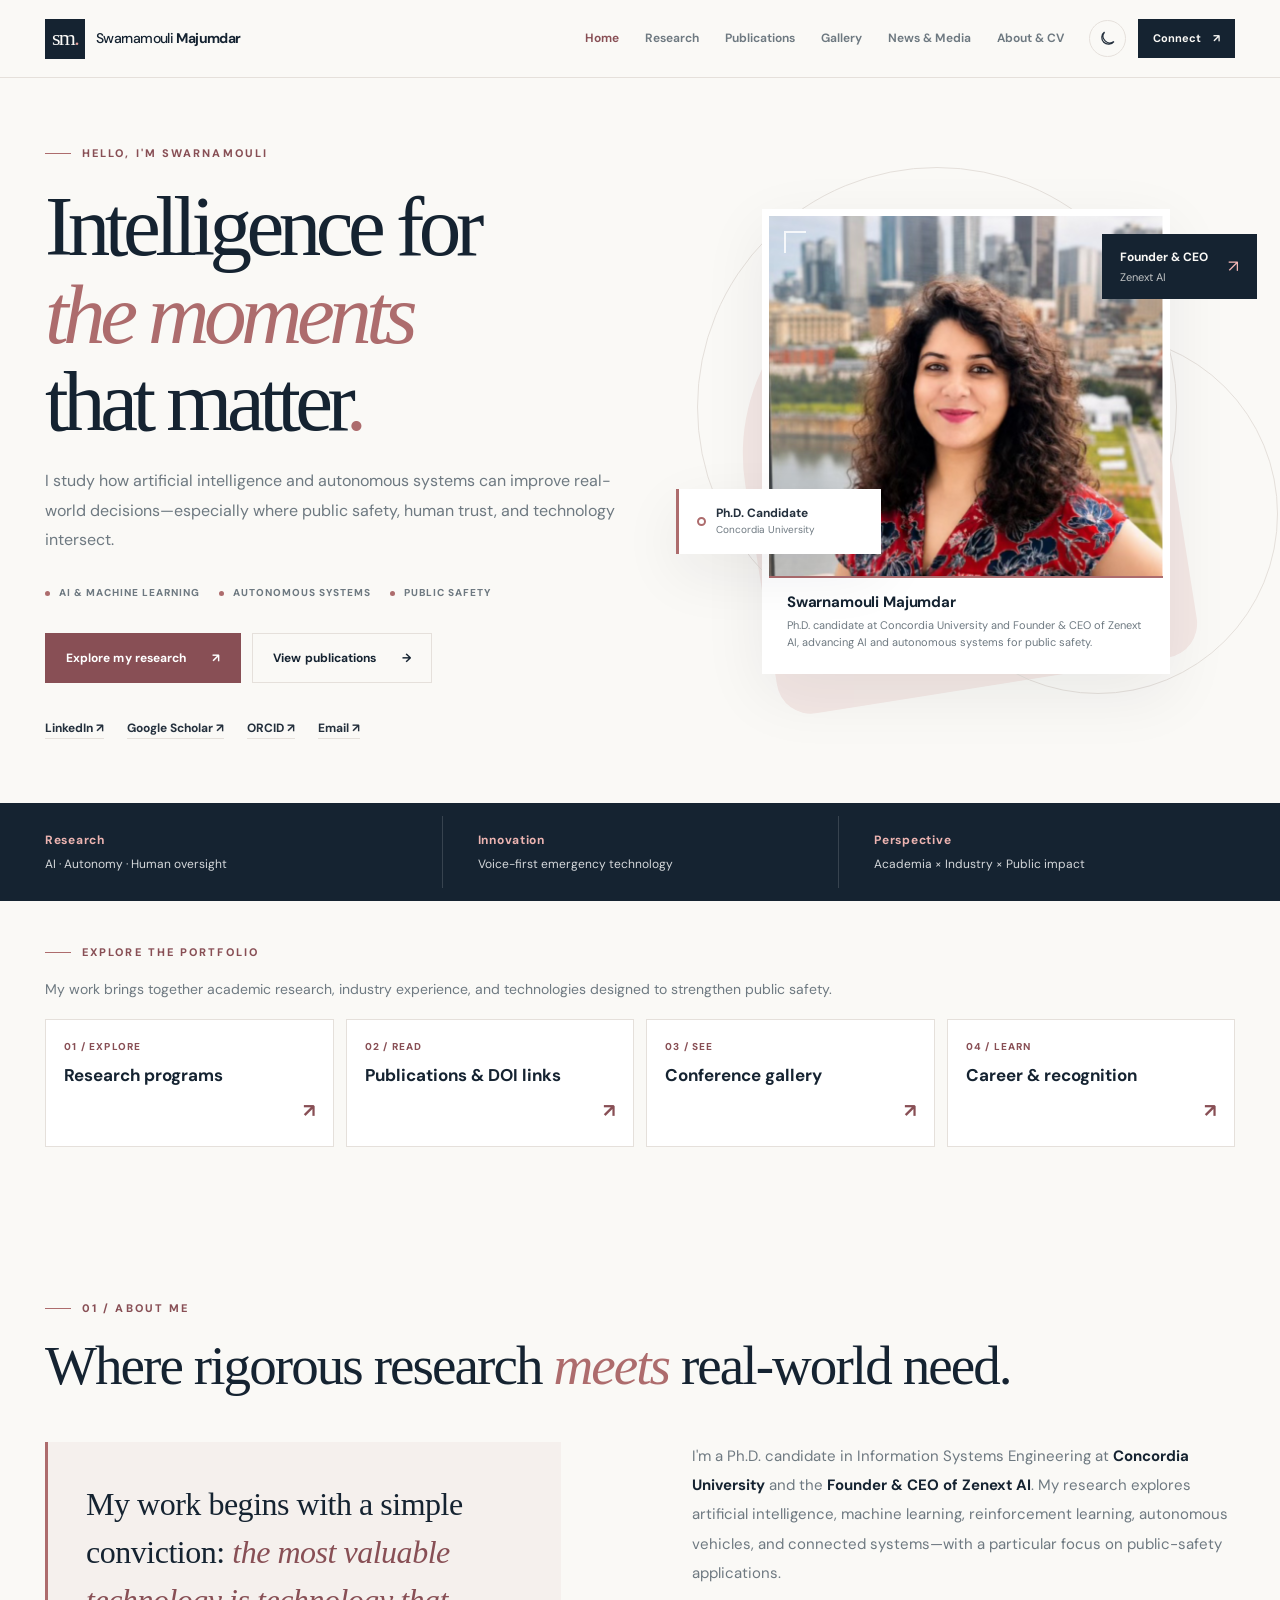
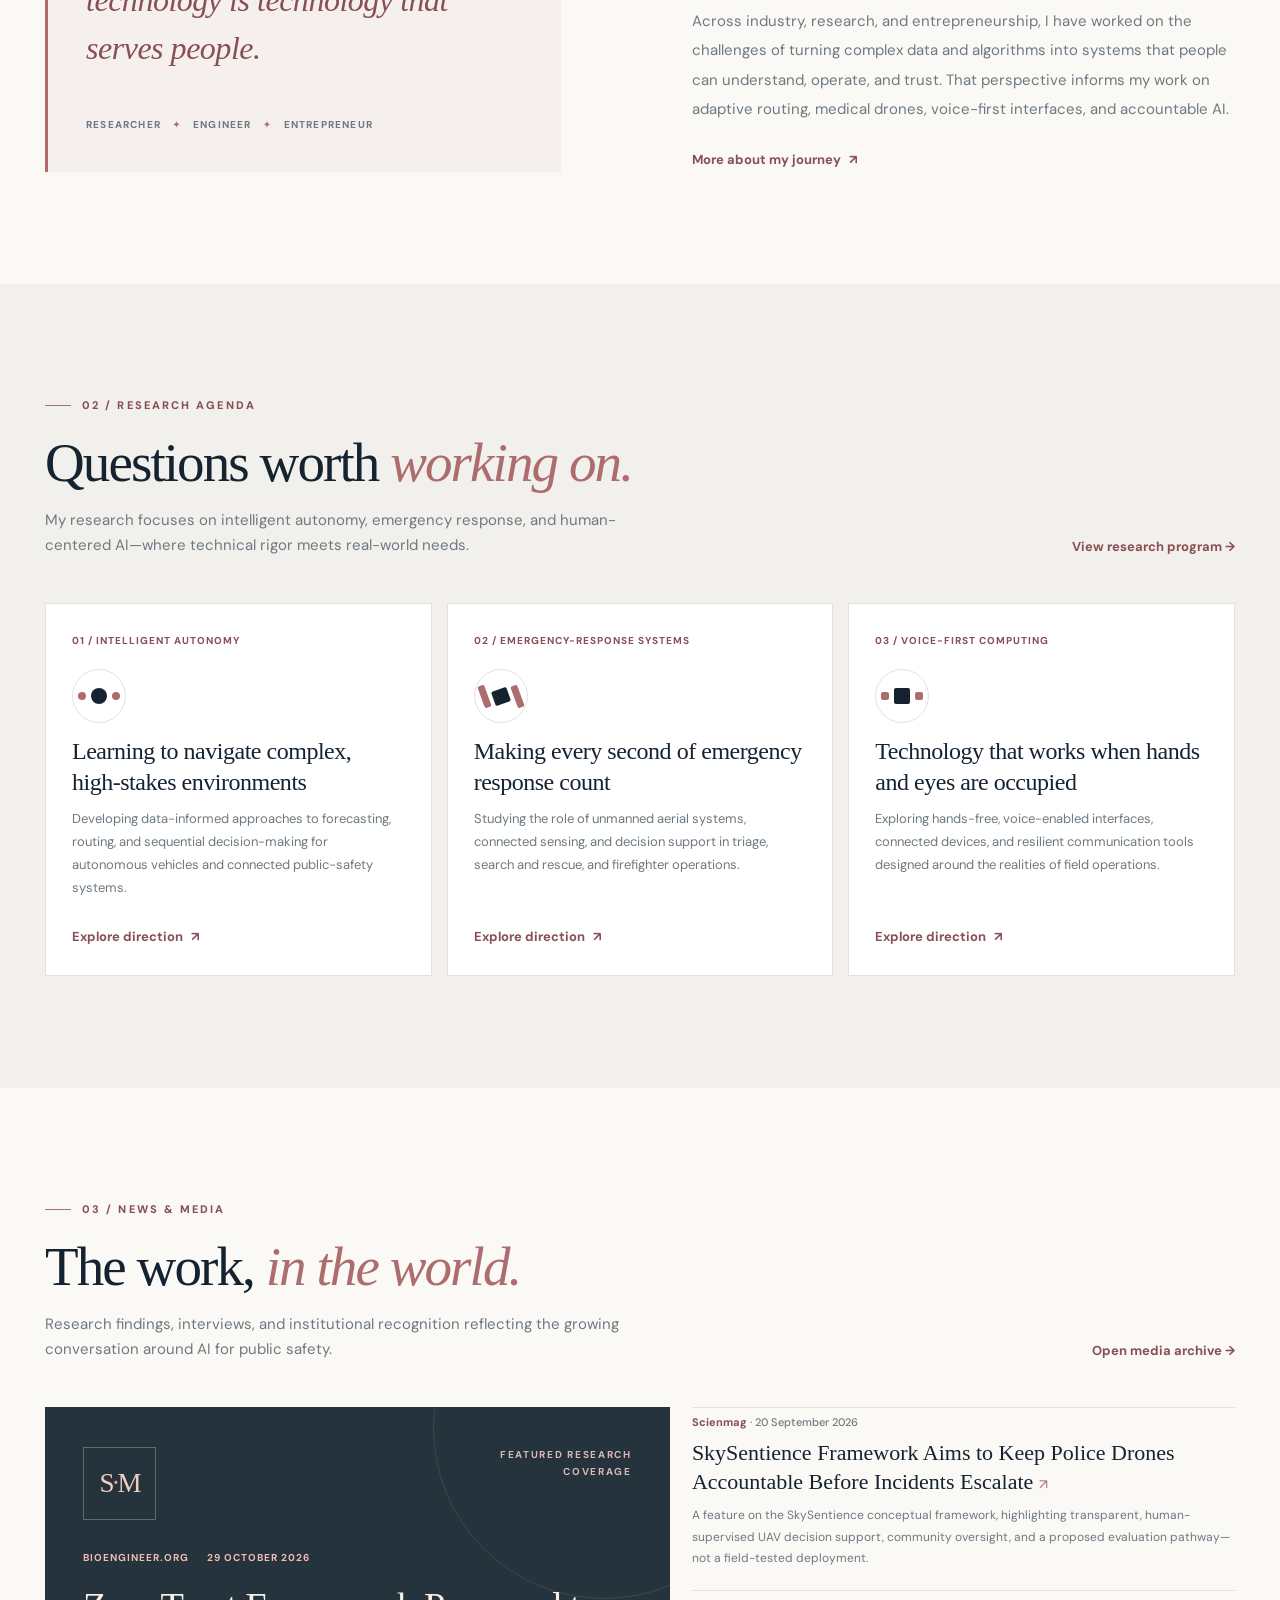
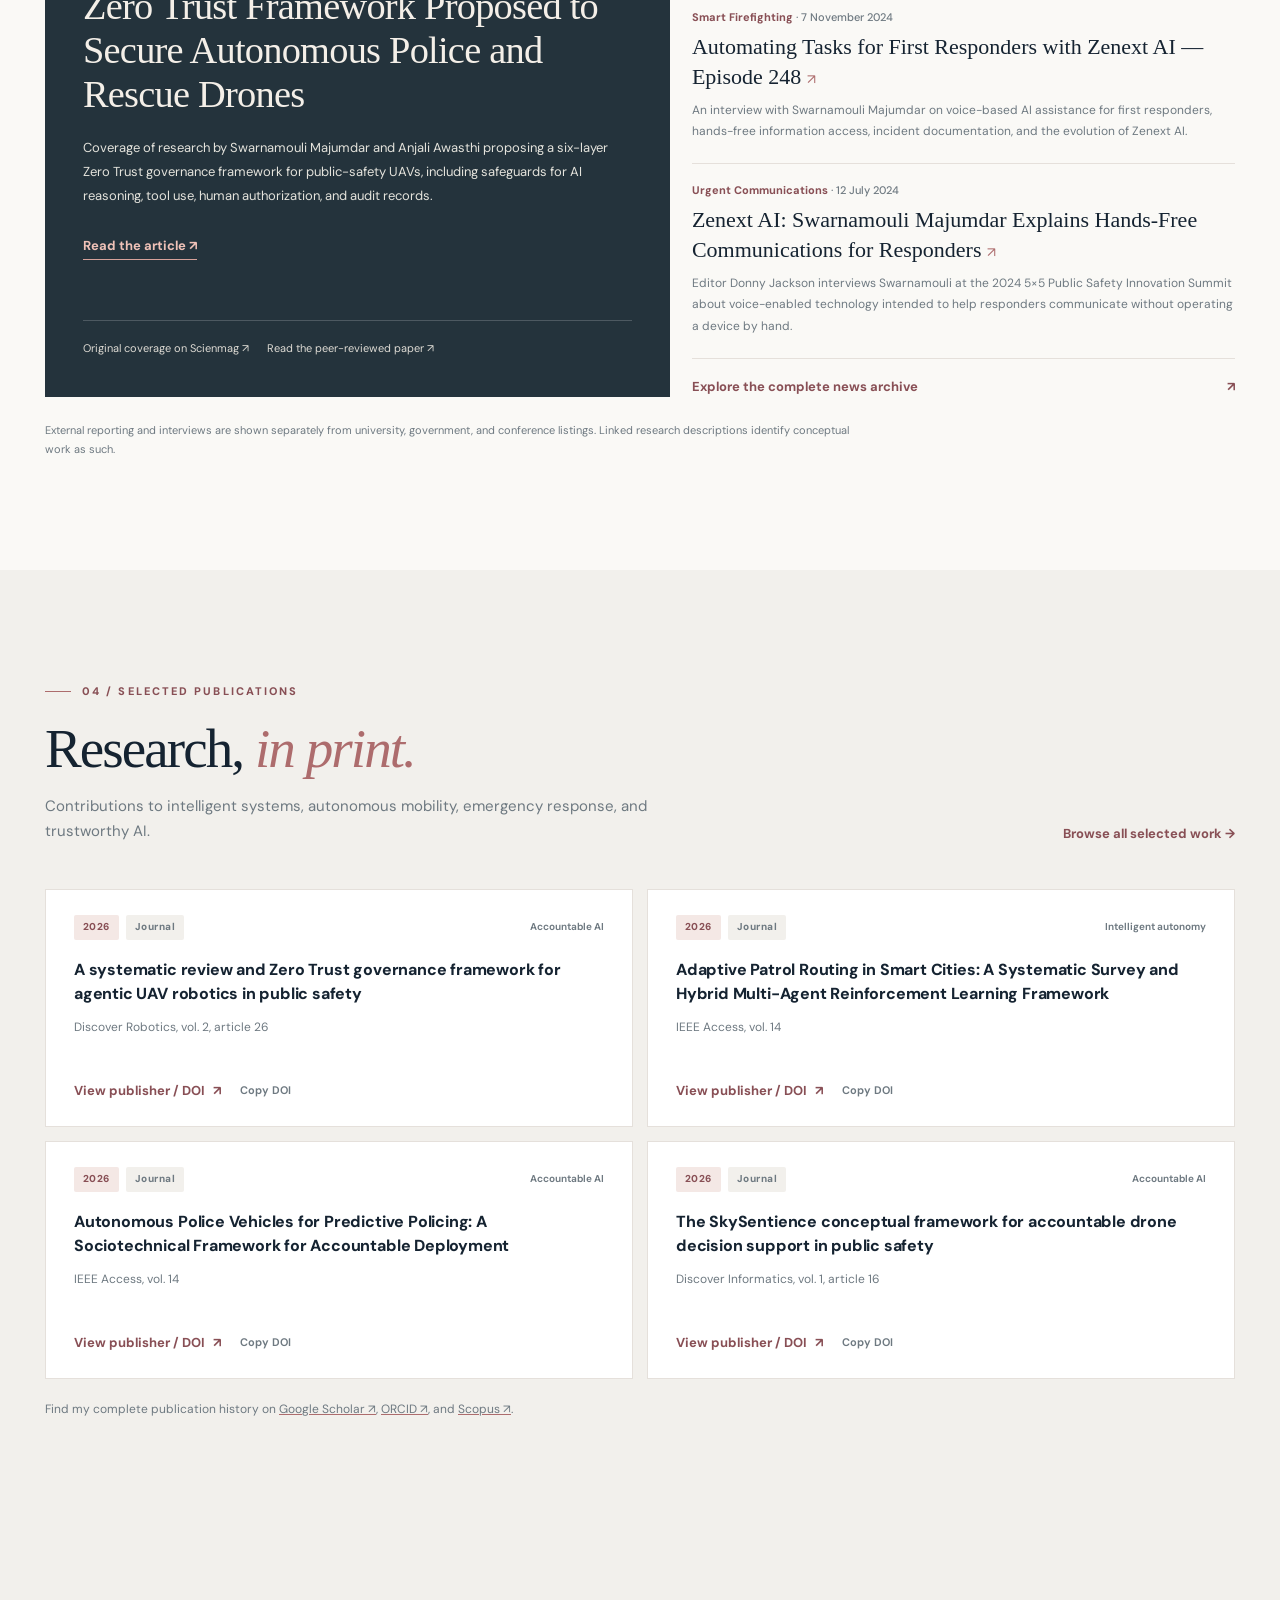
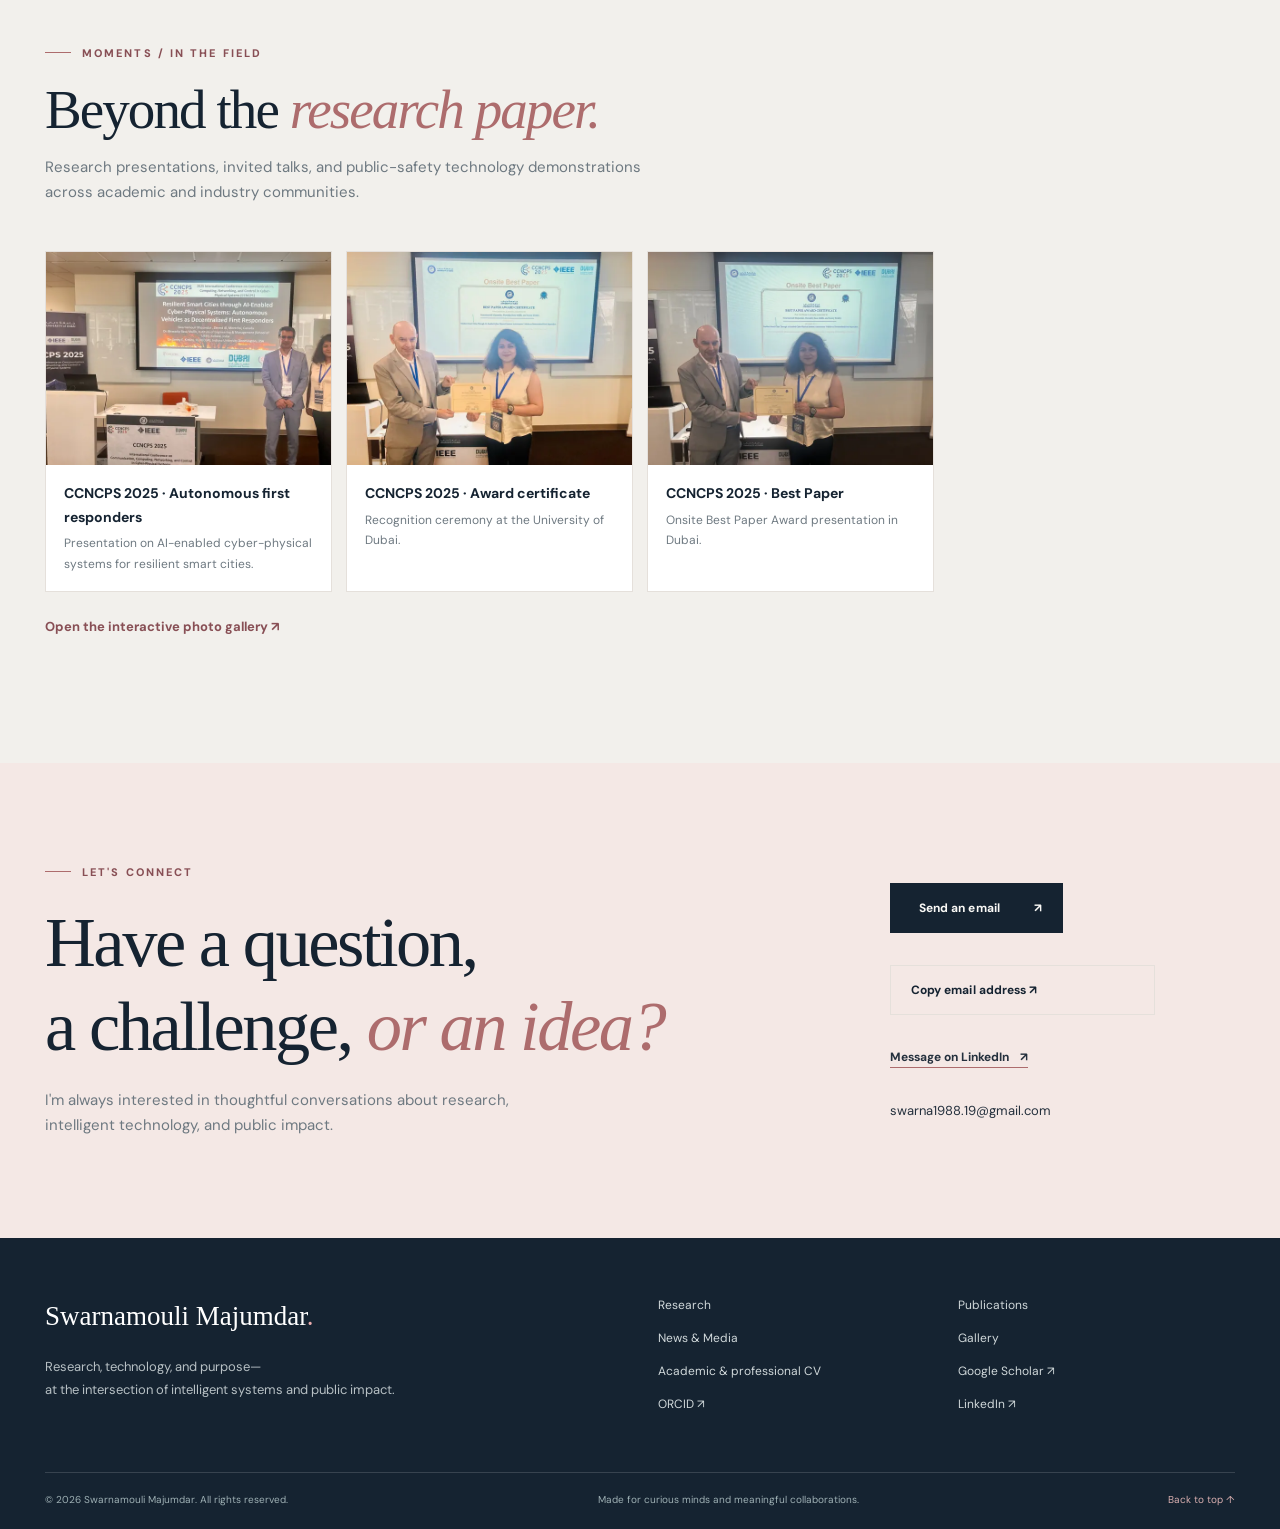
<file: index.html>
<!doctype html><html lang="en"><head>
<meta charset="utf-8"><meta name="viewport" content="width=device-width, initial-scale=1"><meta name="theme-color" content="#f9f7f3"><meta name="color-scheme" content="light dark">
<title>Swarnamouli Majumdar | AI Researcher, Founder &amp; Public-Safety Technologist</title><meta name="description" content="Swarnamouli Majumdar is a Ph.D. researcher at Concordia University and Founder &amp; CEO of Zenext AI, working on AI, autonomous systems, and public safety."><meta name="author" content="Swarnamouli Majumdar">
<meta property="og:type" content="website"><meta property="og:title" content="Swarnamouli Majumdar | AI Researcher, Founder &amp; Public-Safety Technologist"><meta property="og:description" content="Swarnamouli Majumdar is a Ph.D. researcher at Concordia University and Founder &amp; CEO of Zenext AI, working on AI, autonomous systems, and public safety."><meta property="og:url" content="https://swarnamouli.github.io/index.html"><meta property="og:image" content="https://swarnamouli.github.io/assets/og-card.png">
<meta name="twitter:card" content="summary_large_image"><link rel="canonical" href="https://swarnamouli.github.io/index.html">
<link rel="icon" href="assets/favicon.svg" type="image/svg+xml"><link rel="stylesheet" href="assets/style.css"><script>try{let t=localStorage.getItem('sm-theme');if(t)document.documentElement.dataset.theme=t}catch(e){}</script>
<script type="application/ld+json">{"@context": "https://schema.org", "@type": "Person", "name": "Swarnamouli Majumdar", "url": "https://swarnamouli.github.io/", "email": "mailto:swarna1988.19@gmail.com", "jobTitle": "Ph.D. Candidate & Founder, Zenext AI", "affiliation": [{"@type": "CollegeOrUniversity", "name": "Concordia University"}, {"@type": "Organization", "name": "Zenext AI"}], "sameAs": ["https://orcid.org/0000-0001-6443-4471", "https://www.linkedin.com/in/swarnamouli/"]}</script><script src="assets/main.js" defer></script></head>
<body><a class="skip-link" href="#main">Skip to content</a><header class="site-header" id="top"><div class="shell header-inner">
    <a class="brand" href="index.html" aria-label="Swarnamouli Majumdar — homepage"><span class="brand-mark">sm<span>.</span></span><span class="brand-word">Swarnamouli <strong>Majumdar</strong></span></a>
    <nav class="desktop-nav" aria-label="Main navigation"><a class="nav-link active" href="index.html" aria-current=page>Home</a><a class="nav-link " href="research.html" >Research</a><a class="nav-link " href="publications.html" >Publications</a><a class="nav-link " href="gallery.html" >Gallery</a><a class="nav-link " href="news.html" >News & Media</a><a class="nav-link " href="about.html" >About & CV</a></nav>
    <div class="header-actions"><button class="theme-toggle" data-theme-toggle type="button" title="Toggle color theme" aria-label="Toggle color theme"><svg aria-hidden="true" viewBox="0 0 24 24" fill="none" stroke="currentColor" stroke-width="1.6"><path d="M20.1 15.8A8.5 8.5 0 0 1 8.2 3.9 8.5 8.5 0 1 0 20.1 15.8Z"/></svg></button><a href="index.html#contact" class="header-contact">Connect <span aria-hidden="true">↗</span></a><button class="menu-toggle" data-menu-toggle type="button" aria-expanded="false" aria-controls="mobile-nav" aria-label="Open menu"><span></span><span></span><span></span></button></div>
    </div><nav id="mobile-nav" class="mobile-nav" aria-label="Mobile navigation" hidden><a class="nav-link active" href="index.html" aria-current=page>Home</a><a class="nav-link " href="research.html" >Research</a><a class="nav-link " href="publications.html" >Publications</a><a class="nav-link " href="gallery.html" >Gallery</a><a class="nav-link " href="news.html" >News & Media</a><a class="nav-link " href="about.html" >About & CV</a><a href="index.html#contact">Connect ↗</a></nav></header><main id="main"><section class="hero shell"><div class="hero-content"><div class="eyebrow"><span class="eyebrow-line"></span>HELLO, I'M SWARNAMOULI</div><h1>Intelligence for<br><em>the moments</em><br>that matter<span class="period">.</span></h1><p class="hero-lead">I study how artificial intelligence and autonomous systems can improve real-world decisions—especially where public safety, human trust, and technology intersect.</p><div class="hero-tags"><span>AI & MACHINE LEARNING</span><span>AUTONOMOUS SYSTEMS</span><span>PUBLIC SAFETY</span></div><div class="hero-buttons"><a class="btn btn-primary" href="research.html" ><span>Explore my research</span><span aria-hidden="true">↗</span></a><a class="btn btn-secondary" href="publications.html" ><span>View publications</span><span aria-hidden="true">→</span></a></div><div class="hero-social"><a href="https://www.linkedin.com/in/swarnamouli/" target="_blank" rel="noopener noreferrer">LinkedIn ↗</a><a href="https://scholar.google.ca/citations?user=PvWQuuMAAAAJ&amp;hl=en" target="_blank" rel="noopener noreferrer">Google Scholar ↗</a><a href="https://orcid.org/0000-0001-6443-4471" target="_blank" rel="noopener noreferrer">ORCID ↗</a><a href="mailto:swarna1988.19@gmail.com">Email ↗</a></div></div>
    <div class="hero-visual"><div class="hero-visual-deco deco-a"></div><div class="hero-visual-deco deco-b"></div><figure class="portrait-frame"><img src="assets/photos/swarnamouli-bio-portrait.png" alt="Portrait of Swarnamouli Majumdar" loading="eager"><figcaption class="portrait-bio-caption"><strong>Swarnamouli Majumdar</strong><span>Ph.D. candidate at Concordia University and Founder &amp; CEO of Zenext AI, advancing AI and autonomous systems for public safety.</span></figcaption><span class="portrait-frame-corner"></span></figure><div class="role-float"><span class="role-dot"></span><div><strong>Ph.D. Candidate</strong><small>Concordia University</small></div></div><div class="founder-float"><strong>Founder & CEO</strong><span>Zenext AI</span><span aria-hidden="true">↗</span></div></div></section><div class="hero-strip"><div class="shell strip-inner"><div><strong>Research</strong><span>AI · Autonomy · Human oversight</span></div><div><strong>Innovation</strong><span>Voice-first emergency technology</span></div><div><strong>Perspective</strong><span>Academia × Industry × Public impact</span></div></div></div><section class="shell quick-intro"><div class="eyebrow"><span class="eyebrow-line"></span>EXPLORE THE PORTFOLIO</div><p class="quick-text">My work brings together academic research, industry experience, and technologies designed to strengthen public safety.</p><div class="quick-nav"><a href="research.html"><small>01 / EXPLORE</small><strong>Research programs</strong><b aria-hidden="true">↗</b></a><a href="publications.html"><small>02 / READ</small><strong>Publications & DOI links</strong><b aria-hidden="true">↗</b></a><a href="gallery.html"><small>03 / SEE</small><strong>Conference gallery</strong><b aria-hidden="true">↗</b></a><a href="about.html"><small>04 / LEARN</small><strong>Career & recognition</strong><b aria-hidden="true">↗</b></a></div></section><section class="section shell" id="about"><div class="section-head"><div><div class="eyebrow"><span class="eyebrow-line"></span>01 / About me</div><h2>Where rigorous research <em>meets</em> real-world need.</h2></div></div><div class="about-grid"><div class="about-statement"><p>My work begins with a simple conviction: <span>the most valuable technology is technology that serves people.</span></p><div class="about-statement-bottom">RESEARCHER <span>✦</span> ENGINEER <span>✦</span> ENTREPRENEUR</div></div><div class="about-copy"><p>I'm a Ph.D. candidate in Information Systems Engineering at <strong>Concordia University</strong> and the <strong>Founder & CEO of Zenext AI</strong>. My research explores artificial intelligence, machine learning, reinforcement learning, autonomous vehicles, and connected systems—with a particular focus on public-safety applications.</p><p>Across industry, research, and entrepreneurship, I have worked on the challenges of turning complex data and algorithms into systems that people can understand, operate, and trust. That perspective informs my work on adaptive routing, medical drones, voice-first interfaces, and accountable AI.</p><a class="text-link" href="about.html">More about my journey <span class="arrow" aria-hidden="true">↗</span></a></div></div></section><section class="section soft-section" id="research"><div class="shell"><div class="section-head"><div><div class="eyebrow"><span class="eyebrow-line"></span>02 / Research agenda</div><h2>Questions worth <em>working on.</em></h2><p class="section-desc">My research focuses on intelligent autonomy, emergency response, and human-centered AI—where technical rigor meets real-world needs.</p></div><a class="head-link" href="research.html">View research program →</a></div><div class="research-grid"><article class="research-card reveal"><span class="research-card-number">01 / Intelligent autonomy</span><div class="research-icon research-icon-autonomy" aria-hidden="true"><span></span><span></span><span></span></div><h3>Learning to navigate complex, high-stakes environments</h3><p>Developing data-informed approaches to forecasting, routing, and sequential decision-making for autonomous vehicles and connected public-safety systems.</p><a class="text-link" href="research.html#autonomy">Explore direction <span class="arrow" aria-hidden="true">↗</span></a></article><article class="research-card reveal"><span class="research-card-number">02 / Emergency-response systems</span><div class="research-icon research-icon-response" aria-hidden="true"><span></span><span></span><span></span></div><h3>Making every second of emergency response count</h3><p>Studying the role of unmanned aerial systems, connected sensing, and decision support in triage, search and rescue, and firefighter operations.</p><a class="text-link" href="research.html#response">Explore direction <span class="arrow" aria-hidden="true">↗</span></a></article><article class="research-card reveal"><span class="research-card-number">03 / Voice-first computing</span><div class="research-icon research-icon-voice" aria-hidden="true"><span></span><span></span><span></span></div><h3>Technology that works when hands and eyes are occupied</h3><p>Exploring hands-free, voice-enabled interfaces, connected devices, and resilient communication tools designed around the realities of field operations.</p><a class="text-link" href="research.html#voice">Explore direction <span class="arrow" aria-hidden="true">↗</span></a></article></div></div></section><section class="section shell" id="news"><div class="section-head"><div><div class="eyebrow"><span class="eyebrow-line"></span>03 / News &amp; media</div><h2>The work, <em>in the world.</em></h2><p class="section-desc">Research findings, interviews, and institutional recognition reflecting the growing conversation around AI for public safety.</p></div><a class="head-link" href="news.html">Open media archive →</a></div><div class="media-home-grid"><article class="media-main-feature reveal"><div class="media-feature-top"><span class="media-feature-icon" aria-hidden="true">S<span>·</span>M</span><span class="media-feature-kicker">FEATURED RESEARCH COVERAGE</span></div><div><div class="media-byline"><span>Bioengineer.org</span><span>29 October 2026</span></div><h3><a href="https://bioengineer.org/zero-trust-framework-proposed-to-secure-autonomous-police-and-rescue-drones/" target="_blank" rel="noopener noreferrer">Zero Trust Framework Proposed to Secure Autonomous Police and Rescue Drones</a></h3><p>Coverage of research by Swarnamouli Majumdar and Anjali Awasthi proposing a six-layer Zero Trust governance framework for public-safety UAVs, including safeguards for AI reasoning, tool use, human authorization, and audit records.</p><a class="media-read-link" href="https://bioengineer.org/zero-trust-framework-proposed-to-secure-autonomous-police-and-rescue-drones/" target="_blank" rel="noopener noreferrer">Read the article <span class="arrow" aria-hidden="true">↗</span></a></div><div class="media-related"><a href="https://scienmag.com/zero-trust-framework-proposed-to-secure-autonomous-police-and-rescue-drones/" target="_blank" rel="noopener noreferrer">Original coverage on Scienmag <span class="arrow" aria-hidden="true">↗</span></a><a href="https://doi.org/10.1007/s44430-026-00042-4" target="_blank" rel="noopener noreferrer">Read the peer-reviewed paper <span class="arrow" aria-hidden="true">↗</span></a></div></article><div class="media-home-rail"><article class="media-rail-story"><p class="media-rail-meta">Scienmag <span>· 20 September 2026</span></p><h3><a href="https://scienmag.com/skysentience-framework-aims-to-keep-police-drones-accountable-before-incidents-escalate/" target="_blank" rel="noopener noreferrer">SkySentience Framework Aims to Keep Police Drones Accountable Before Incidents Escalate <span aria-hidden="true">↗</span></a></h3><p>A feature on the SkySentience conceptual framework, highlighting transparent, human-supervised UAV decision support, community oversight, and a proposed evaluation pathway—not a field-tested deployment.</p></article><article class="media-rail-story"><p class="media-rail-meta">Smart Firefighting <span>· 7 November 2024</span></p><h3><a href="https://smartfirefighting.podbean.com/e/episode-248-automating-tasks-for-first-responders-with-zenext-ai-with-swarnamouli-majumdar/" target="_blank" rel="noopener noreferrer">Automating Tasks for First Responders with Zenext AI — Episode 248 <span aria-hidden="true">↗</span></a></h3><p>An interview with Swarnamouli Majumdar on voice-based AI assistance for first responders, hands-free information access, incident documentation, and the evolution of Zenext AI.</p></article><article class="media-rail-story"><p class="media-rail-meta">Urgent Communications <span>· 12 July 2024</span></p><h3><a href="https://urgentcomm.com/ai-analytics/zenext-ai-swarnamouli-majumdar-explains-how-voice-enabled-tech-supports-hands-free-comms-for-responders" target="_blank" rel="noopener noreferrer">Zenext AI: Swarnamouli Majumdar Explains Hands-Free Communications for Responders <span aria-hidden="true">↗</span></a></h3><p>Editor Donny Jackson interviews Swarnamouli at the 2024 5×5 Public Safety Innovation Summit about voice-enabled technology intended to help responders communicate without operating a device by hand.</p></article><a class="media-archive-link" href="news.html"><span>Explore the complete news archive</span><span aria-hidden="true">↗</span></a></div></div><p class="media-integrity-note">External reporting and interviews are shown separately from university, government, and conference listings. Linked research descriptions identify conceptual work as such.</p></section><section class="section soft-section" id="publications"><div class="shell"><div class="section-head"><div><div class="eyebrow"><span class="eyebrow-line"></span>04 / Selected publications</div><h2>Research, <em>in print.</em></h2><p class="section-desc">Contributions to intelligent systems, autonomous mobility, emergency response, and trustworthy AI.</p></div><a class="head-link" href="publications.html">Browse all selected work →</a></div><div class="pub-feature-grid"><article class="pub-card pub-card-compact" data-year="2026" data-type="Journal" data-topic="Accountable AI" data-search="a systematic review and zero trust governance framework for agentic uav robotics in public safety discover robotics, vol. 2, article 26 accountable ai">
    <div class="pub-meta"><span class="pill ">2026</span><span class="pill pill-subtle">Journal</span><span class="pub-topic">Accountable AI</span></div>
    <h3><a href="https://doi.org/10.1007/s44430-026-00042-4" target="_blank" rel="noopener noreferrer">A systematic review and Zero Trust governance framework for agentic UAV robotics in public safety</a></h3>
    <p class="pub-venue">Discover Robotics, vol. 2, article 26</p>
    <div class="pub-actions"><a class="text-link" href="https://doi.org/10.1007/s44430-026-00042-4" target="_blank" rel="noopener noreferrer">View publisher / DOI <span class="arrow" aria-hidden="true">↗</span></a><button class="copy-button" data-copy="https://doi.org/10.1007/s44430-026-00042-4" type="button" title="Copy DOI link" aria-label="Copy DOI link">Copy DOI</button></div>
    </article><article class="pub-card pub-card-compact" data-year="2026" data-type="Journal" data-topic="Intelligent autonomy" data-search="adaptive patrol routing in smart cities: a systematic survey and hybrid multi-agent reinforcement learning framework ieee access, vol. 14 intelligent autonomy">
    <div class="pub-meta"><span class="pill ">2026</span><span class="pill pill-subtle">Journal</span><span class="pub-topic">Intelligent autonomy</span></div>
    <h3><a href="https://doi.org/10.1109/ACCESS.2026.3723316" target="_blank" rel="noopener noreferrer">Adaptive Patrol Routing in Smart Cities: A Systematic Survey and Hybrid Multi-Agent Reinforcement Learning Framework</a></h3>
    <p class="pub-venue">IEEE Access, vol. 14</p>
    <div class="pub-actions"><a class="text-link" href="https://doi.org/10.1109/ACCESS.2026.3723316" target="_blank" rel="noopener noreferrer">View publisher / DOI <span class="arrow" aria-hidden="true">↗</span></a><button class="copy-button" data-copy="https://doi.org/10.1109/ACCESS.2026.3723316" type="button" title="Copy DOI link" aria-label="Copy DOI link">Copy DOI</button></div>
    </article><article class="pub-card pub-card-compact" data-year="2026" data-type="Journal" data-topic="Accountable AI" data-search="autonomous police vehicles for predictive policing: a sociotechnical framework for accountable deployment ieee access, vol. 14 accountable ai">
    <div class="pub-meta"><span class="pill ">2026</span><span class="pill pill-subtle">Journal</span><span class="pub-topic">Accountable AI</span></div>
    <h3><a href="https://doi.org/10.1109/ACCESS.2026.3706076" target="_blank" rel="noopener noreferrer">Autonomous Police Vehicles for Predictive Policing: A Sociotechnical Framework for Accountable Deployment</a></h3>
    <p class="pub-venue">IEEE Access, vol. 14</p>
    <div class="pub-actions"><a class="text-link" href="https://doi.org/10.1109/ACCESS.2026.3706076" target="_blank" rel="noopener noreferrer">View publisher / DOI <span class="arrow" aria-hidden="true">↗</span></a><button class="copy-button" data-copy="https://doi.org/10.1109/ACCESS.2026.3706076" type="button" title="Copy DOI link" aria-label="Copy DOI link">Copy DOI</button></div>
    </article><article class="pub-card pub-card-compact" data-year="2026" data-type="Journal" data-topic="Accountable AI" data-search="the skysentience conceptual framework for accountable drone decision support in public safety discover informatics, vol. 1, article 16 accountable ai">
    <div class="pub-meta"><span class="pill ">2026</span><span class="pill pill-subtle">Journal</span><span class="pub-topic">Accountable AI</span></div>
    <h3><a href="https://doi.org/10.1007/s44564-026-00018-x" target="_blank" rel="noopener noreferrer">The SkySentience conceptual framework for accountable drone decision support in public safety</a></h3>
    <p class="pub-venue">Discover Informatics, vol. 1, article 16</p>
    <div class="pub-actions"><a class="text-link" href="https://doi.org/10.1007/s44564-026-00018-x" target="_blank" rel="noopener noreferrer">View publisher / DOI <span class="arrow" aria-hidden="true">↗</span></a><button class="copy-button" data-copy="https://doi.org/10.1007/s44564-026-00018-x" type="button" title="Copy DOI link" aria-label="Copy DOI link">Copy DOI</button></div>
    </article></div><p class="section-footnote">Find my complete publication history on <a href="https://scholar.google.ca/citations?user=PvWQuuMAAAAJ&amp;hl=en" target="_blank" rel="noopener noreferrer">Google Scholar ↗</a>, <a href="https://orcid.org/0000-0001-6443-4471" target="_blank" rel="noopener noreferrer">ORCID ↗</a>, and <a href="https://www.scopus.com/authid/detail.uri?authorId=57782341500" target="_blank" rel="noopener noreferrer">Scopus ↗</a>.</p></div></section><section class="section soft-section" id="gallery"><div class="shell"><div class="section-head"><div><div class="eyebrow"><span class="eyebrow-line"></span>MOMENTS / IN THE FIELD</div><h2>Beyond the <em>research paper.</em></h2><p class="section-desc">Research presentations, invited talks, and public-safety technology demonstrations across academic and industry communities.</p></div></div><div class="gallery-grid"><figure class="gallery-item"><img src="assets/thumbs/ccncps-2025-autonomous-first-responders.webp" alt="CCNCPS 2025 · Autonomous first responders — conference and research photography" loading="lazy"><figcaption><strong>CCNCPS 2025 · Autonomous first responders</strong><span>Presentation on AI-enabled cyber-physical systems for resilient smart cities.</span></figcaption></figure><figure class="gallery-item"><img src="assets/thumbs/ccncps-2025-award-certificate.webp" alt="CCNCPS 2025 · Award certificate — conference and research photography" loading="lazy"><figcaption><strong>CCNCPS 2025 · Award certificate</strong><span>Recognition ceremony at the University of Dubai.</span></figcaption></figure><figure class="gallery-item"><img src="assets/thumbs/ccncps-2025-best-paper-award.webp" alt="Swarnamouli Majumdar receiving an onsite Best Paper certificate at CCNCPS 2025." loading="lazy"><figcaption><strong>CCNCPS 2025 · Best Paper</strong><span>Onsite Best Paper Award presentation in Dubai.</span></figcaption></figure></div><p class="gallery-more"><a class="text-link" href="gallery.html">Open the interactive photo gallery ↗</a></p></div></section><section class="contact-section" id="contact"><div class="shell contact-inner"><div><div class="eyebrow"><span class="eyebrow-line"></span>LET'S CONNECT</div><h2>Have a question,<br>a challenge, <em>or an idea?</em></h2><p>I'm always interested in thoughtful conversations about research, intelligent technology, and public impact.</p></div><div class="contact-aside"><a class="btn btn-dark" href="mailto:swarna1988.19@gmail.com" ><span>Send an email</span><span aria-hidden="true">↗</span></a><button type="button" class="btn btn-secondary copy-contact" data-copy-email="swarna1988.19@gmail.com">Copy email address ↗</button><a href="https://www.linkedin.com/in/swarnamouli/" target="_blank" rel="noopener noreferrer">Message on LinkedIn <span aria-hidden="true">↗</span></a><small class="contact-email-text">swarna1988.19@gmail.com</small></div></div></section></main><footer class="footer"><div class="shell"><div class="footer-top"><div><a class="footer-name" href="index.html">Swarnamouli Majumdar<span>.</span></a><p>Research, technology, and purpose—<br>at the intersection of intelligent systems and public impact.</p></div><div class="footer-links"><a href="research.html">Research</a><a href="publications.html">Publications</a><a href="news.html">News & Media</a><a href="gallery.html">Gallery</a><a href="about.html">Academic & professional CV</a><a href="https://scholar.google.ca/citations?user=PvWQuuMAAAAJ&amp;hl=en" target="_blank" rel="noopener noreferrer">Google Scholar ↗</a><a href="https://orcid.org/0000-0001-6443-4471" target="_blank" rel="noopener noreferrer">ORCID ↗</a><a href="https://www.linkedin.com/in/swarnamouli/" target="_blank" rel="noopener noreferrer">LinkedIn ↗</a></div></div><div class="footer-bottom"><span>© <span id="copyright-year">2026</span> Swarnamouli Majumdar. All rights reserved.</span><span>Made for curious minds and meaningful collaborations.</span><a href="#top">Back to top ↑</a></div></div></footer></body></html>
</file>
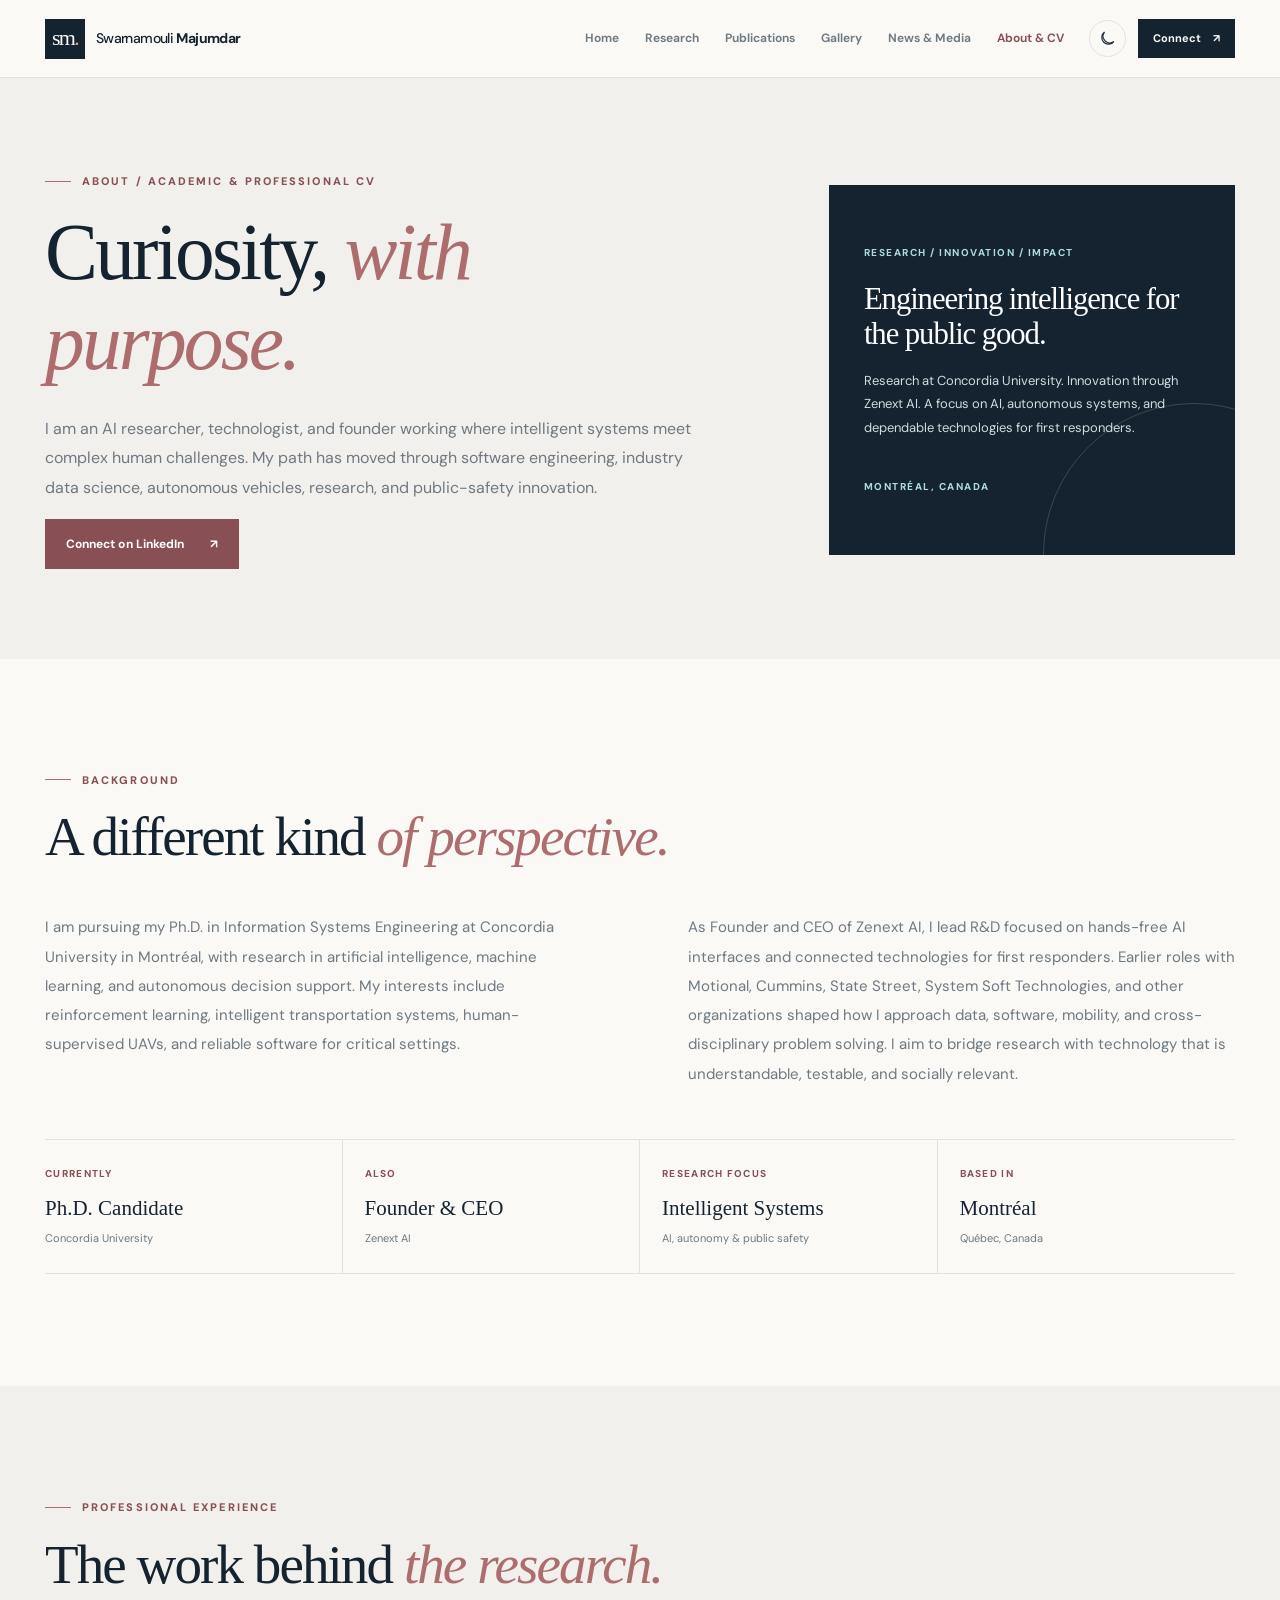
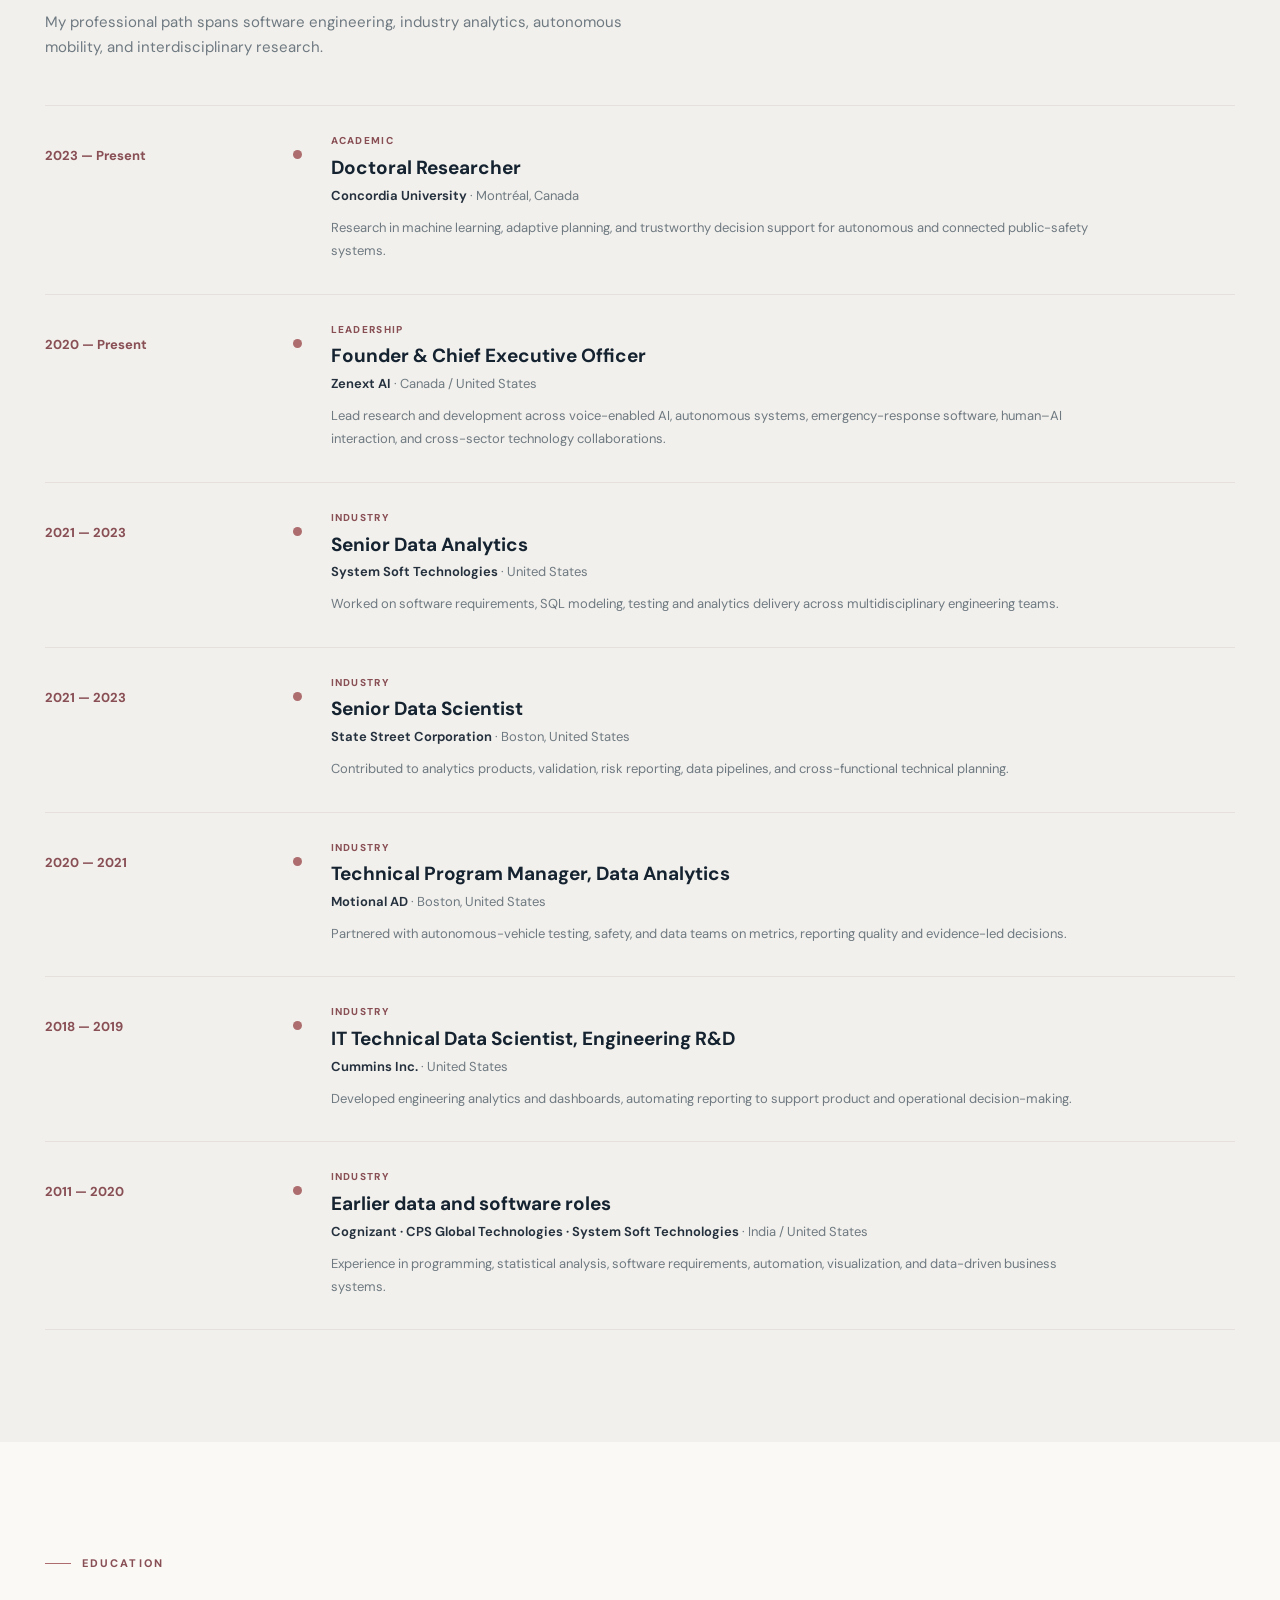
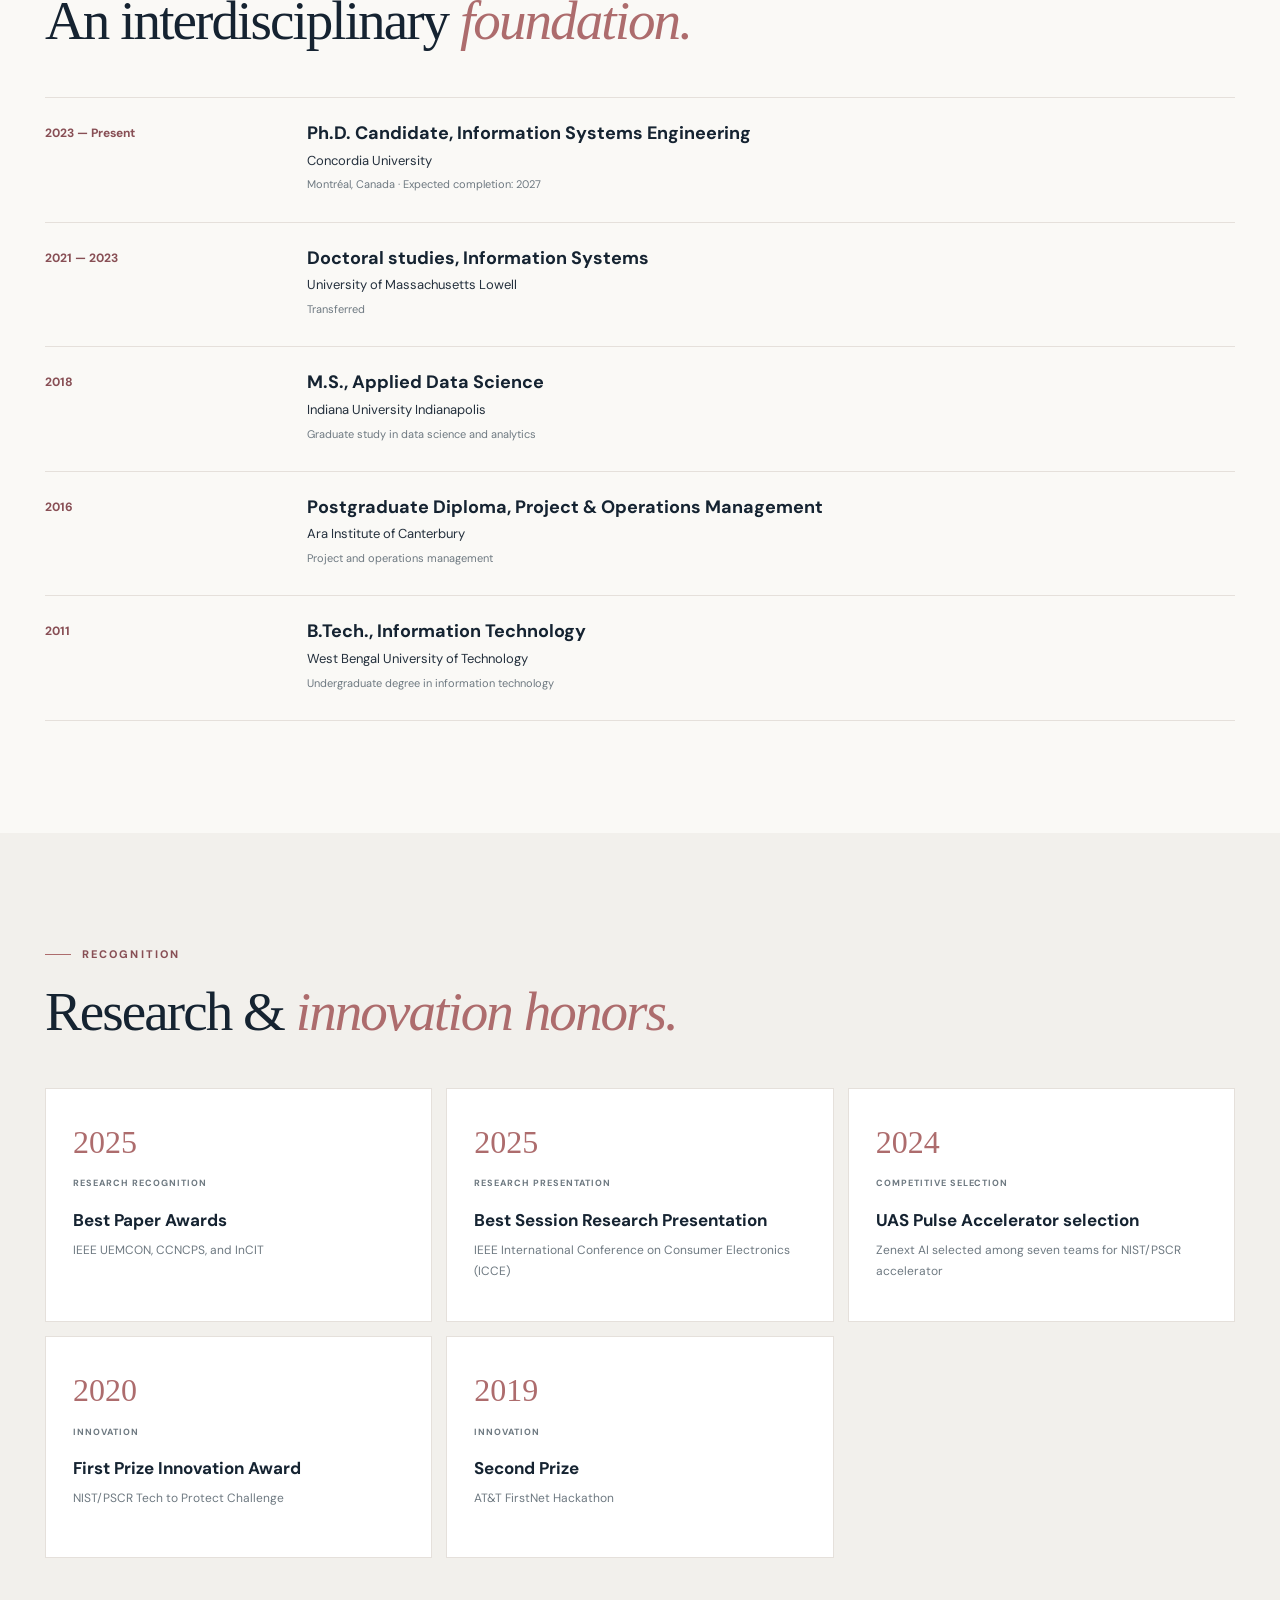
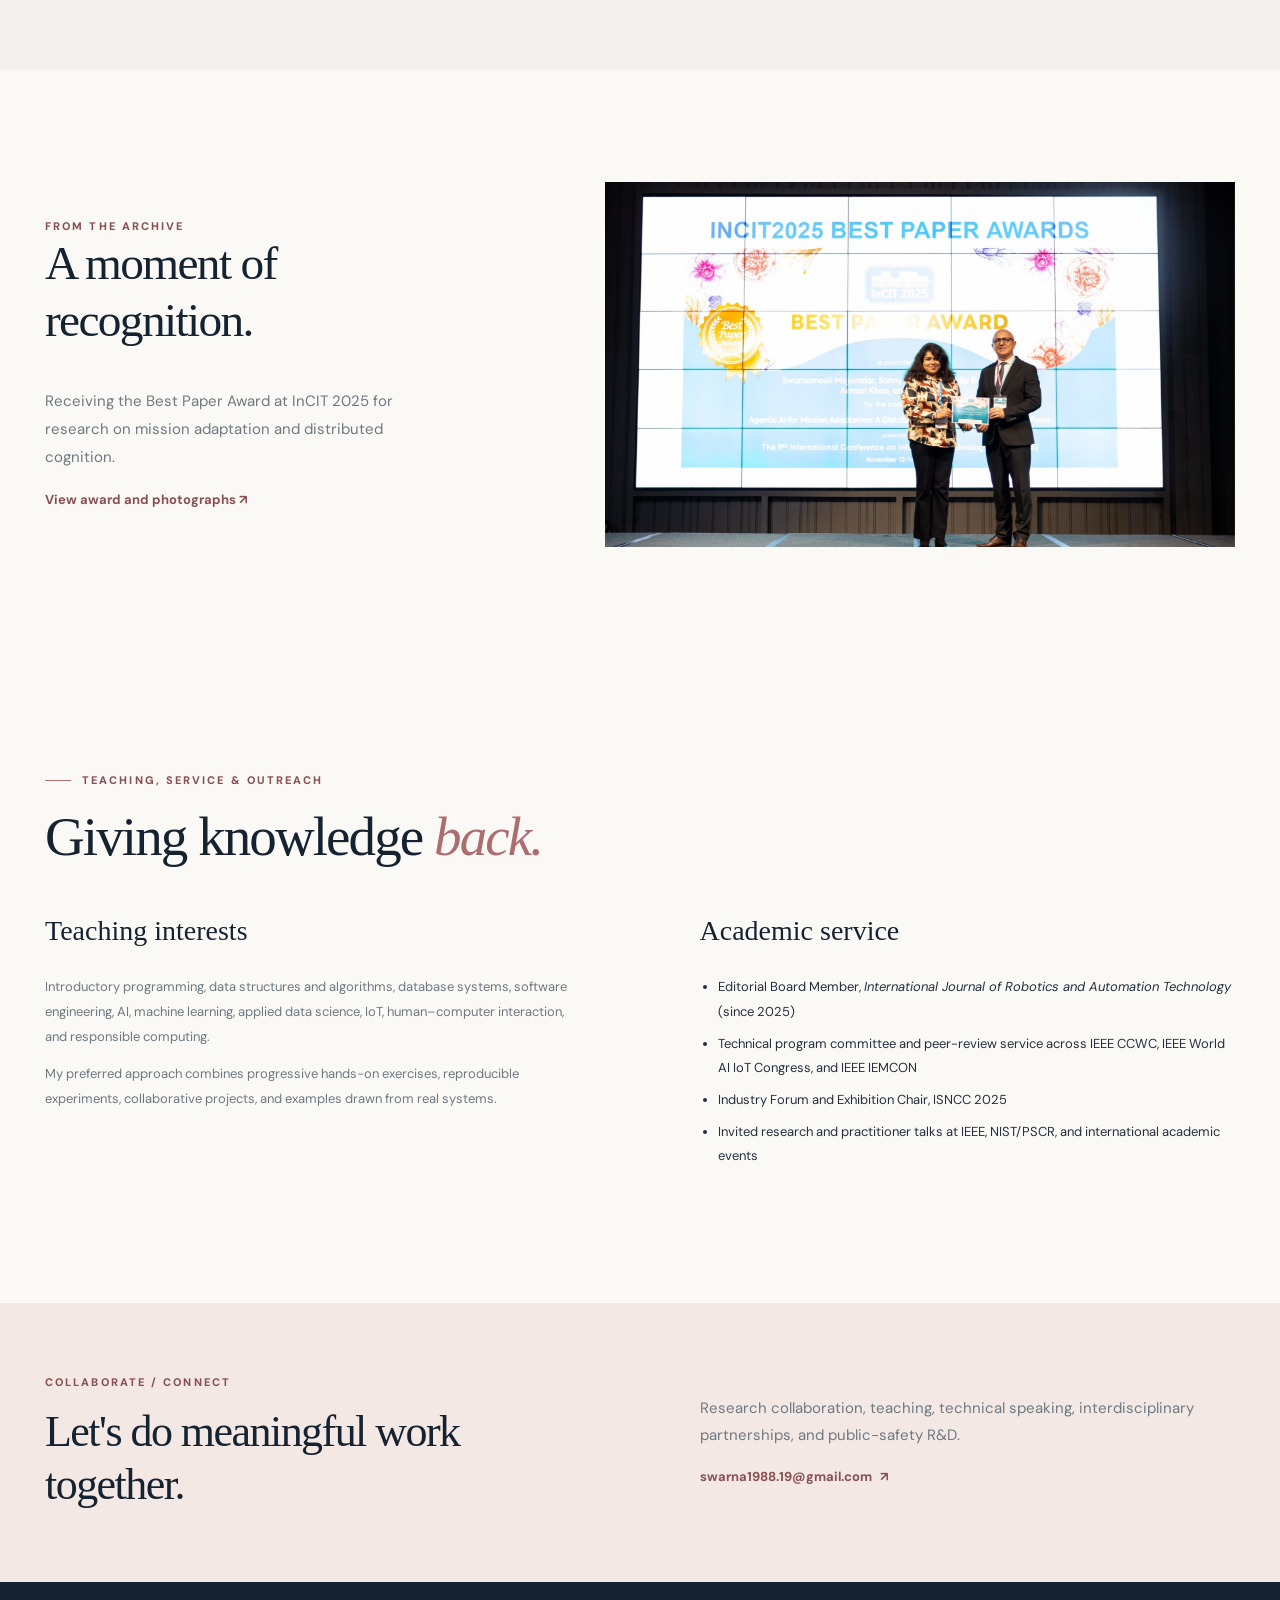
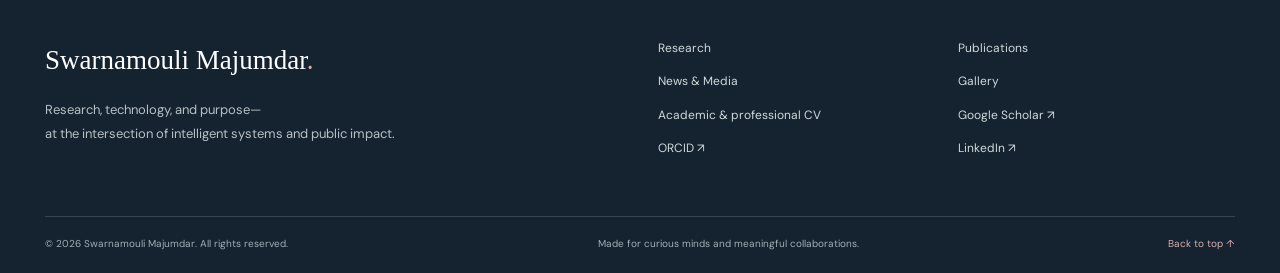
<file: about.html>
<!doctype html><html lang="en"><head>
<meta charset="utf-8"><meta name="viewport" content="width=device-width, initial-scale=1"><meta name="theme-color" content="#f9f7f3"><meta name="color-scheme" content="light dark">
<title>About &amp; CV | Swarnamouli Majumdar</title><meta name="description" content="Academic background, industry experience, awards, teaching, and career of Swarnamouli Majumdar, researcher and Founder of Zenext AI."><meta name="author" content="Swarnamouli Majumdar">
<meta property="og:type" content="website"><meta property="og:title" content="About &amp; CV | Swarnamouli Majumdar"><meta property="og:description" content="Academic background, industry experience, awards, teaching, and career of Swarnamouli Majumdar, researcher and Founder of Zenext AI."><meta property="og:url" content="https://swarnamouli.github.io/about.html"><meta property="og:image" content="https://swarnamouli.github.io/assets/og-card.png">
<meta name="twitter:card" content="summary_large_image"><link rel="canonical" href="https://swarnamouli.github.io/about.html">
<link rel="icon" href="assets/favicon.svg" type="image/svg+xml"><link rel="stylesheet" href="assets/style.css"><script>try{let t=localStorage.getItem('sm-theme');if(t)document.documentElement.dataset.theme=t}catch(e){}</script>
<script type="application/ld+json">{"@context": "https://schema.org", "@type": "Person", "name": "Swarnamouli Majumdar", "url": "https://swarnamouli.github.io/", "email": "mailto:swarna1988.19@gmail.com", "jobTitle": "Ph.D. Candidate & Founder, Zenext AI", "affiliation": [{"@type": "CollegeOrUniversity", "name": "Concordia University"}, {"@type": "Organization", "name": "Zenext AI"}], "sameAs": ["https://orcid.org/0000-0001-6443-4471", "https://www.linkedin.com/in/swarnamouli/"]}</script><script src="assets/main.js" defer></script></head>
<body><a class="skip-link" href="#main">Skip to content</a><header class="site-header" id="top"><div class="shell header-inner">
    <a class="brand" href="index.html" aria-label="Swarnamouli Majumdar — homepage"><span class="brand-mark">sm<span>.</span></span><span class="brand-word">Swarnamouli <strong>Majumdar</strong></span></a>
    <nav class="desktop-nav" aria-label="Main navigation"><a class="nav-link " href="index.html" >Home</a><a class="nav-link " href="research.html" >Research</a><a class="nav-link " href="publications.html" >Publications</a><a class="nav-link " href="gallery.html" >Gallery</a><a class="nav-link " href="news.html" >News & Media</a><a class="nav-link active" href="about.html" aria-current=page>About & CV</a></nav>
    <div class="header-actions"><button class="theme-toggle" data-theme-toggle type="button" title="Toggle color theme" aria-label="Toggle color theme"><svg aria-hidden="true" viewBox="0 0 24 24" fill="none" stroke="currentColor" stroke-width="1.6"><path d="M20.1 15.8A8.5 8.5 0 0 1 8.2 3.9 8.5 8.5 0 1 0 20.1 15.8Z"/></svg></button><a href="index.html#contact" class="header-contact">Connect <span aria-hidden="true">↗</span></a><button class="menu-toggle" data-menu-toggle type="button" aria-expanded="false" aria-controls="mobile-nav" aria-label="Open menu"><span></span><span></span><span></span></button></div>
    </div><nav id="mobile-nav" class="mobile-nav" aria-label="Mobile navigation" hidden><a class="nav-link " href="index.html" >Home</a><a class="nav-link " href="research.html" >Research</a><a class="nav-link " href="publications.html" >Publications</a><a class="nav-link " href="gallery.html" >Gallery</a><a class="nav-link " href="news.html" >News & Media</a><a class="nav-link active" href="about.html" aria-current=page>About & CV</a><a href="index.html#contact">Connect ↗</a></nav></header><main id="main"><section class="page-hero about-page-hero"><div class="shell about-hero-grid"><div><div class="eyebrow"><span class="eyebrow-line"></span>ABOUT / ACADEMIC & PROFESSIONAL CV</div><h1>Curiosity, <em>with purpose.</em></h1><p>I am an AI researcher, technologist, and founder working where intelligent systems meet complex human challenges. My path has moved through software engineering, industry data science, autonomous vehicles, research, and public-safety innovation.</p><a class="btn btn-primary" href="https://www.linkedin.com/in/swarnamouli/" ><span>Connect on LinkedIn</span><span aria-hidden="true">↗</span></a></div><aside class="about-focus-panel" aria-label="Research and professional focus"><span class="about-focus-eyebrow">RESEARCH / INNOVATION / IMPACT</span><h2>Engineering intelligence for the public good.</h2><p>Research at Concordia University. Innovation through Zenext AI. A focus on AI, autonomous systems, and dependable technologies for first responders.</p><span class="about-focus-location">MONTRÉAL, CANADA</span></aside></div></section><section class="section shell" id="biography"><div class="section-head"><div><div class="eyebrow"><span class="eyebrow-line"></span>BACKGROUND</div><h2>A different kind <em>of perspective.</em></h2></div></div><div class="two-col-body about-biography"><p>I am pursuing my Ph.D. in Information Systems Engineering at Concordia University in Montréal, with research in artificial intelligence, machine learning, and autonomous decision support. My interests include reinforcement learning, intelligent transportation systems, human-supervised UAVs, and reliable software for critical settings.</p><p>As Founder and CEO of Zenext AI, I lead R&D focused on hands-free AI interfaces and connected technologies for first responders. Earlier roles with Motional, Cummins, State Street, System Soft Technologies, and other organizations shaped how I approach data, software, mobility, and cross-disciplinary problem solving. I aim to bridge research with technology that is understandable, testable, and socially relevant.</p></div><div class="profile-facts"><div><span>CURRENTLY</span><strong>Ph.D. Candidate</strong><small>Concordia University</small></div><div><span>ALSO</span><strong>Founder & CEO</strong><small>Zenext AI</small></div><div><span>RESEARCH FOCUS</span><strong>Intelligent Systems</strong><small>AI, autonomy & public safety</small></div><div><span>BASED IN</span><strong>Montréal</strong><small>Québec, Canada</small></div></div></section><section class="section soft-section" id="experience"><div class="shell"><div class="section-head"><div><div class="eyebrow"><span class="eyebrow-line"></span>PROFESSIONAL EXPERIENCE</div><h2>The work behind <em>the research.</em></h2><p class="section-desc">My professional path spans software engineering, industry analytics, autonomous mobility, and interdisciplinary research.</p></div></div><div class="timeline"><article class="timeline-item"><div class="timeline-when">2023 — Present<span class="timeline-dot"></span></div><div class="timeline-content"><div class="timeline-type">Academic</div><h3>Doctoral Researcher</h3><p class="timeline-org">Concordia University <span>· Montréal, Canada</span></p><p>Research in machine learning, adaptive planning, and trustworthy decision support for autonomous and connected public-safety systems.</p></div></article><article class="timeline-item"><div class="timeline-when">2020 — Present<span class="timeline-dot"></span></div><div class="timeline-content"><div class="timeline-type">Leadership</div><h3>Founder &amp; Chief Executive Officer</h3><p class="timeline-org">Zenext AI <span>· Canada / United States</span></p><p>Lead research and development across voice-enabled AI, autonomous systems, emergency-response software, human–AI interaction, and cross-sector technology collaborations.</p></div></article><article class="timeline-item"><div class="timeline-when">2021 — 2023<span class="timeline-dot"></span></div><div class="timeline-content"><div class="timeline-type">Industry</div><h3>Senior Data Analytics</h3><p class="timeline-org">System Soft Technologies <span>· United States</span></p><p>Worked on software requirements, SQL modeling, testing and analytics delivery across multidisciplinary engineering teams.</p></div></article><article class="timeline-item"><div class="timeline-when">2021 — 2023<span class="timeline-dot"></span></div><div class="timeline-content"><div class="timeline-type">Industry</div><h3>Senior Data Scientist</h3><p class="timeline-org">State Street Corporation <span>· Boston, United States</span></p><p>Contributed to analytics products, validation, risk reporting, data pipelines, and cross-functional technical planning.</p></div></article><article class="timeline-item"><div class="timeline-when">2020 — 2021<span class="timeline-dot"></span></div><div class="timeline-content"><div class="timeline-type">Industry</div><h3>Technical Program Manager, Data Analytics</h3><p class="timeline-org">Motional AD <span>· Boston, United States</span></p><p>Partnered with autonomous-vehicle testing, safety, and data teams on metrics, reporting quality and evidence-led decisions.</p></div></article><article class="timeline-item"><div class="timeline-when">2018 — 2019<span class="timeline-dot"></span></div><div class="timeline-content"><div class="timeline-type">Industry</div><h3>IT Technical Data Scientist, Engineering R&amp;D</h3><p class="timeline-org">Cummins Inc. <span>· United States</span></p><p>Developed engineering analytics and dashboards, automating reporting to support product and operational decision-making.</p></div></article><article class="timeline-item"><div class="timeline-when">2011 — 2020<span class="timeline-dot"></span></div><div class="timeline-content"><div class="timeline-type">Industry</div><h3>Earlier data and software roles</h3><p class="timeline-org">Cognizant · CPS Global Technologies · System Soft Technologies <span>· India / United States</span></p><p>Experience in programming, statistical analysis, software requirements, automation, visualization, and data-driven business systems.</p></div></article></div></div></section><section class="section shell" id="education"><div class="section-head"><div><div class="eyebrow"><span class="eyebrow-line"></span>EDUCATION</div><h2>An interdisciplinary <em>foundation.</em></h2></div></div><div class="education-list"><div class="education-row"><span>2023 — Present</span><div><h3>Ph.D. Candidate, Information Systems Engineering</h3><p>Concordia University</p><small>Montréal, Canada · Expected completion: 2027</small></div></div><div class="education-row"><span>2021 — 2023</span><div><h3>Doctoral studies, Information Systems</h3><p>University of Massachusetts Lowell</p><small>Transferred</small></div></div><div class="education-row"><span>2018</span><div><h3>M.S., Applied Data Science</h3><p>Indiana University Indianapolis</p><small>Graduate study in data science and analytics</small></div></div><div class="education-row"><span>2016</span><div><h3>Postgraduate Diploma, Project &amp; Operations Management</h3><p>Ara Institute of Canterbury</p><small>Project and operations management</small></div></div><div class="education-row"><span>2011</span><div><h3>B.Tech., Information Technology</h3><p>West Bengal University of Technology</p><small>Undergraduate degree in information technology</small></div></div></div></section><section class="section soft-section" id="awards"><div class="shell"><div class="section-head"><div><div class="eyebrow"><span class="eyebrow-line"></span>RECOGNITION</div><h2>Research & <em>innovation honors.</em></h2></div></div><div class="award-cards"><article><span class="award-year">2025</span><span class="award-kind">Research recognition</span><h3>Best Paper Awards</h3><p>IEEE UEMCON, CCNCPS, and InCIT</p></article><article><span class="award-year">2025</span><span class="award-kind">Research presentation</span><h3>Best Session Research Presentation</h3><p>IEEE International Conference on Consumer Electronics (ICCE)</p></article><article><span class="award-year">2024</span><span class="award-kind">Competitive selection</span><h3>UAS Pulse Accelerator selection</h3><p>Zenext AI selected among seven teams for NIST/PSCR accelerator</p></article><article><span class="award-year">2020</span><span class="award-kind">Innovation</span><h3>First Prize Innovation Award</h3><p>NIST/PSCR Tech to Protect Challenge</p></article><article><span class="award-year">2019</span><span class="award-kind">Innovation</span><h3>Second Prize</h3><p>AT&amp;T FirstNet Hackathon</p></article></div></div></section><section class="section shell about-award-photo"><div><span class="eyebrow">FROM THE ARCHIVE</span><h2>A moment of recognition.</h2><p>Receiving the Best Paper Award at InCIT 2025 for research on mission adaptation and distributed cognition.</p><a class="text-link" href="gallery.html#incit-2025">View award and photographs ↗</a></div><img src="assets/photos/incit-2025-award-ceremony.jpg" alt="Swarnamouli Majumdar receiving the InCIT 2025 Best Paper Award" loading="lazy"></section><section class="section shell" id="teaching"><div class="section-head"><div><div class="eyebrow"><span class="eyebrow-line"></span>TEACHING, SERVICE &amp; OUTREACH</div><h2>Giving knowledge <em>back.</em></h2></div></div><div class="service-grid"><div><h3>Teaching interests</h3><p>Introductory programming, data structures and algorithms, database systems, software engineering, AI, machine learning, applied data science, IoT, human–computer interaction, and responsible computing.</p><p>My preferred approach combines progressive hands-on exercises, reproducible experiments, collaborative projects, and examples drawn from real systems.</p></div><div><h3>Academic service</h3><ul><li>Editorial Board Member, <em>International Journal of Robotics and Automation Technology</em> (since 2025)</li><li>Technical program committee and peer-review service across IEEE CCWC, IEEE World AI IoT Congress, and IEEE IEMCON</li><li>Industry Forum and Exhibition Chair, ISNCC 2025</li><li>Invited research and practitioner talks at IEEE, NIST/PSCR, and international academic events</li></ul></div></div></section><section class="about-contact"><div class="shell"><div><span class="eyebrow">COLLABORATE / CONNECT</span><h2>Let's do meaningful work together.</h2></div><div><p>Research collaboration, teaching, technical speaking, interdisciplinary partnerships, and public-safety R&D.</p><a class="text-link" href="mailto:swarna1988.19@gmail.com">swarna1988.19@gmail.com <span class="arrow" aria-hidden="true">↗</span></a></div></div></section></main><footer class="footer"><div class="shell"><div class="footer-top"><div><a class="footer-name" href="index.html">Swarnamouli Majumdar<span>.</span></a><p>Research, technology, and purpose—<br>at the intersection of intelligent systems and public impact.</p></div><div class="footer-links"><a href="research.html">Research</a><a href="publications.html">Publications</a><a href="news.html">News & Media</a><a href="gallery.html">Gallery</a><a href="about.html">Academic & professional CV</a><a href="https://scholar.google.ca/citations?user=PvWQuuMAAAAJ&amp;hl=en" target="_blank" rel="noopener noreferrer">Google Scholar ↗</a><a href="https://orcid.org/0000-0001-6443-4471" target="_blank" rel="noopener noreferrer">ORCID ↗</a><a href="https://www.linkedin.com/in/swarnamouli/" target="_blank" rel="noopener noreferrer">LinkedIn ↗</a></div></div><div class="footer-bottom"><span>© <span id="copyright-year">2026</span> Swarnamouli Majumdar. All rights reserved.</span><span>Made for curious minds and meaningful collaborations.</span><a href="#top">Back to top ↑</a></div></div></footer></body></html>
</file>
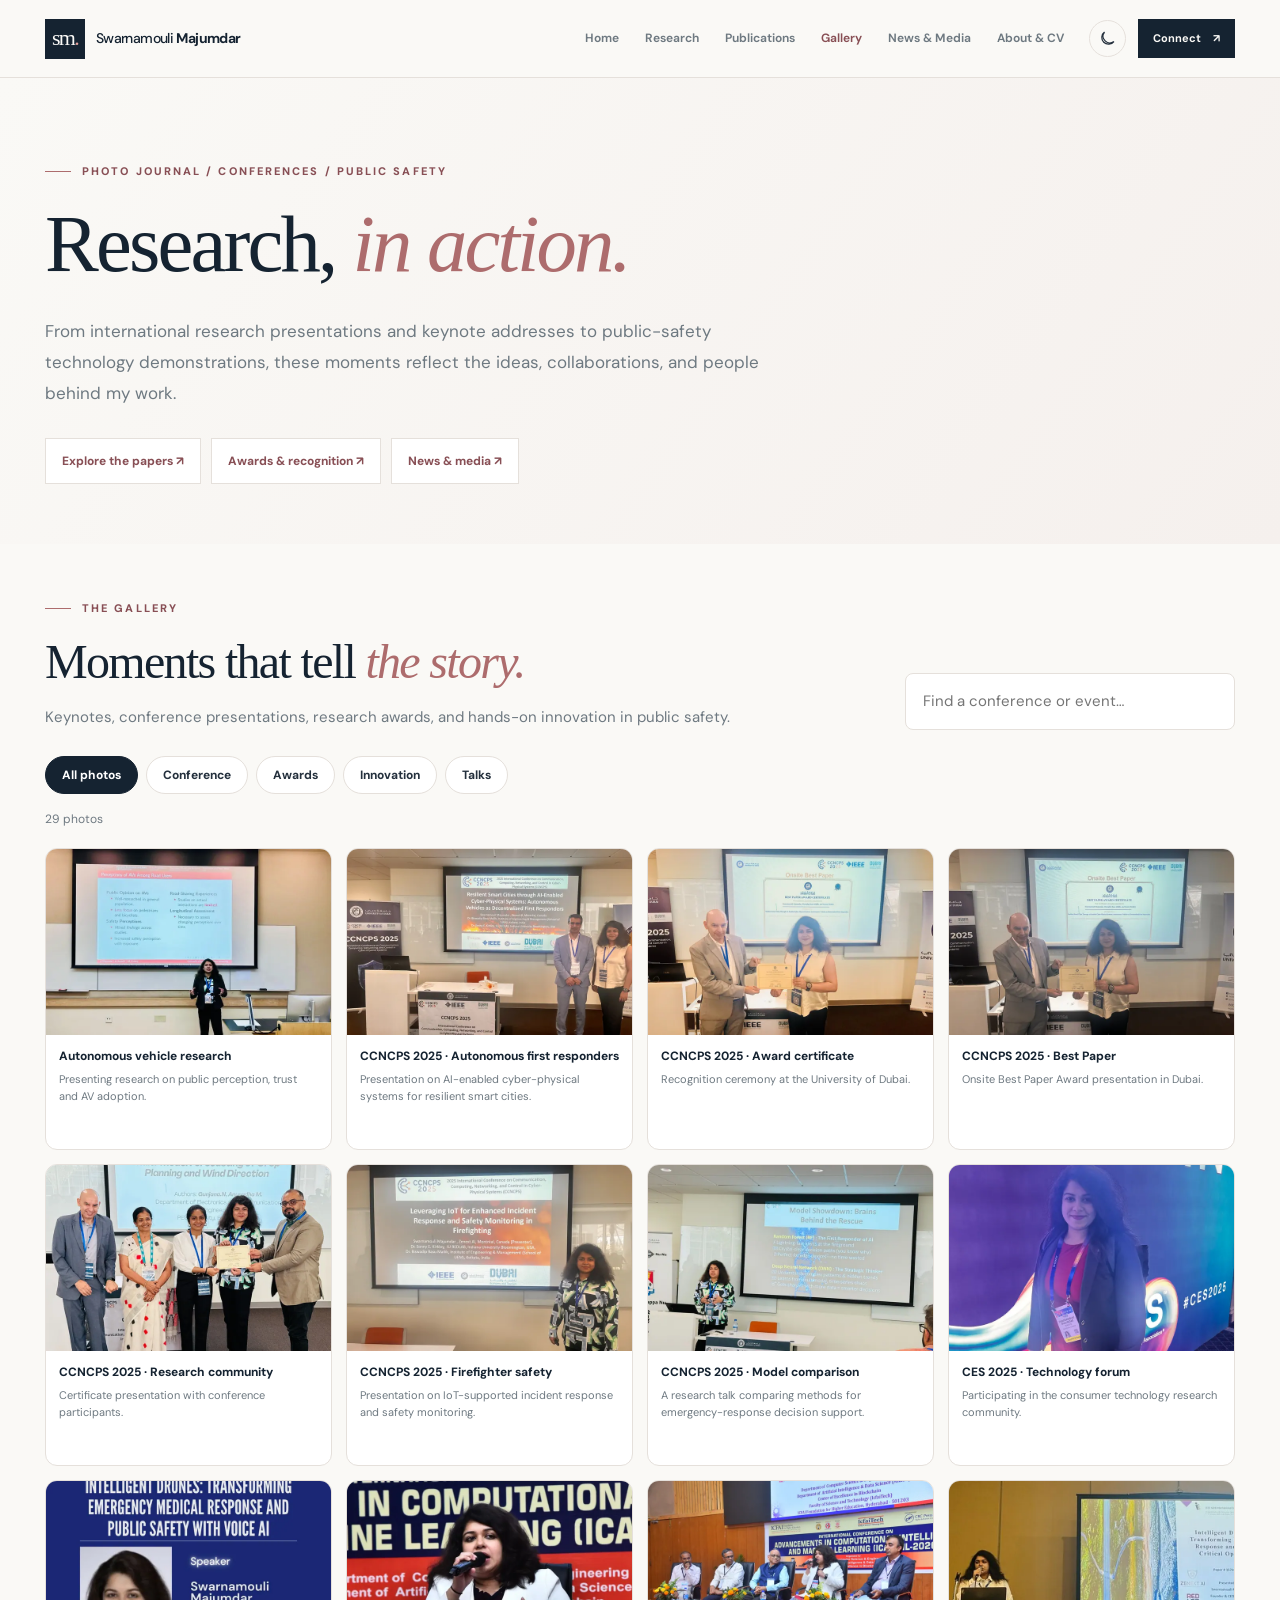
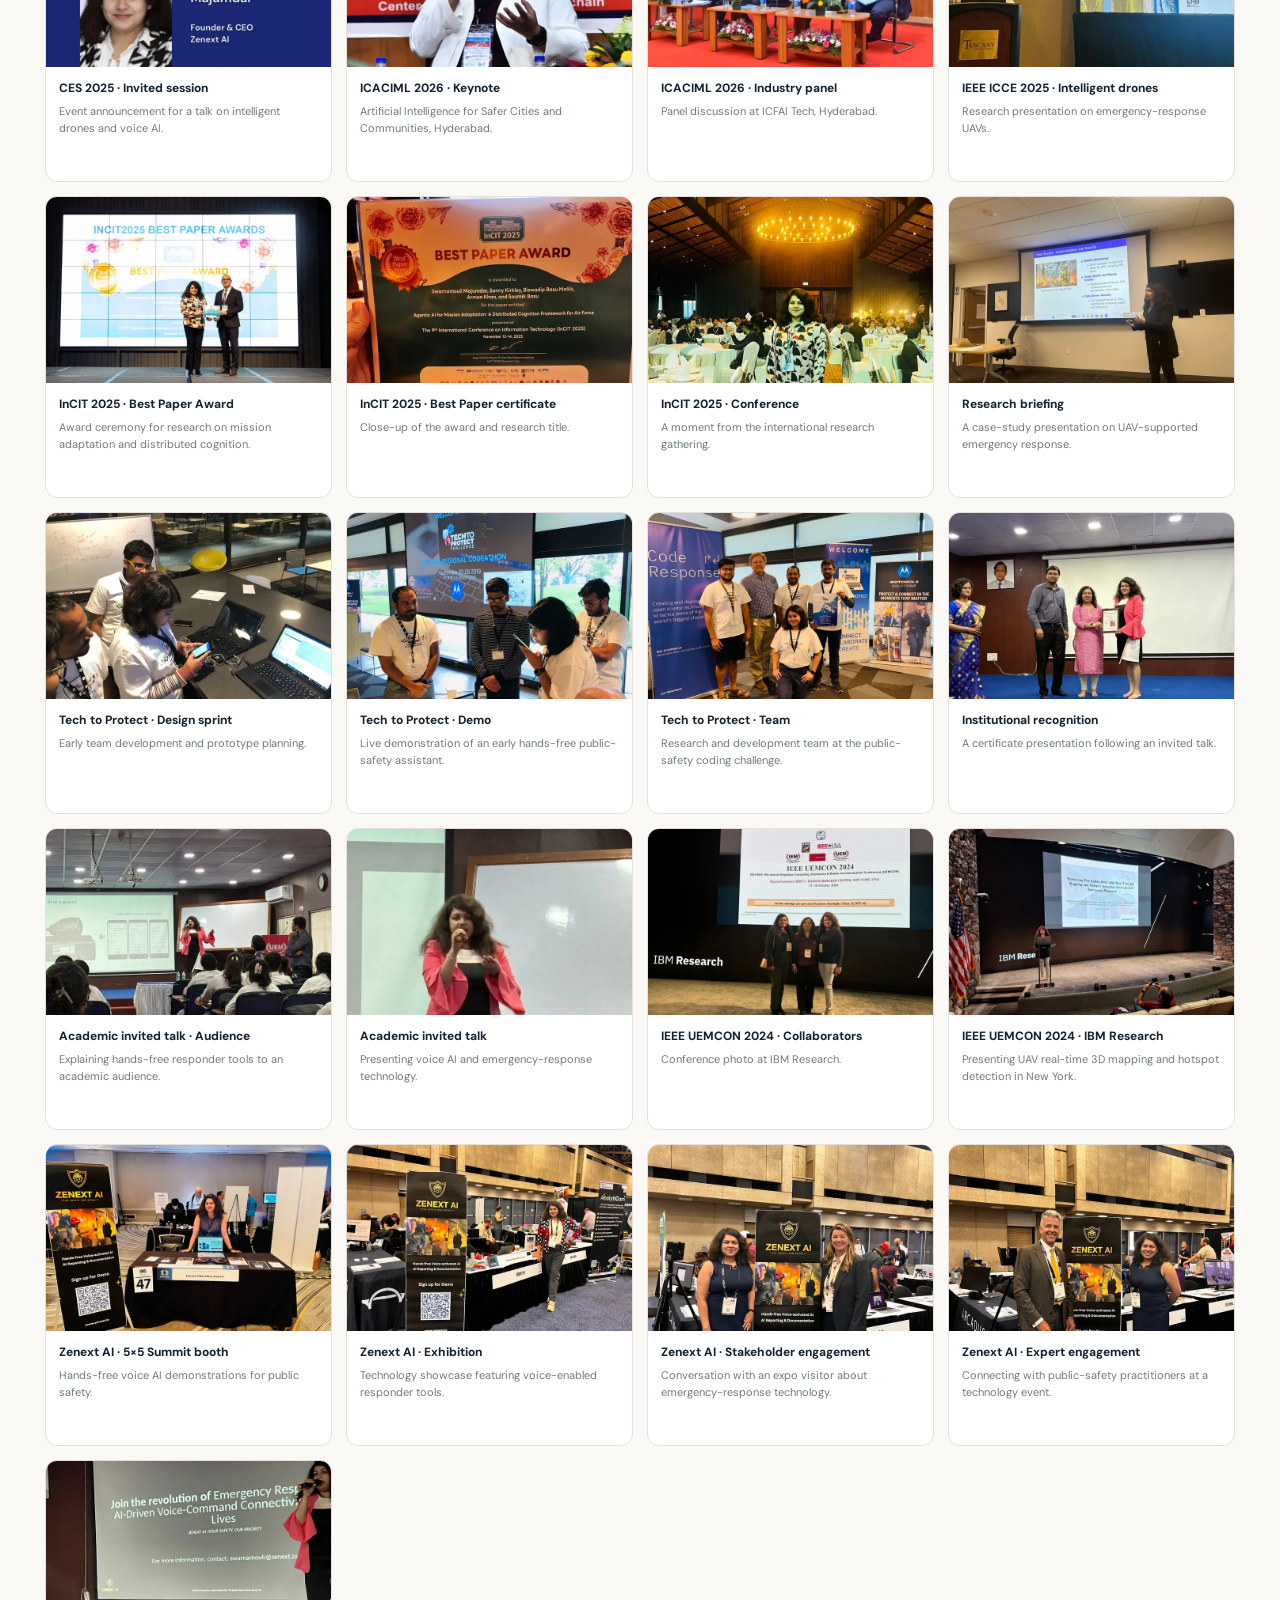
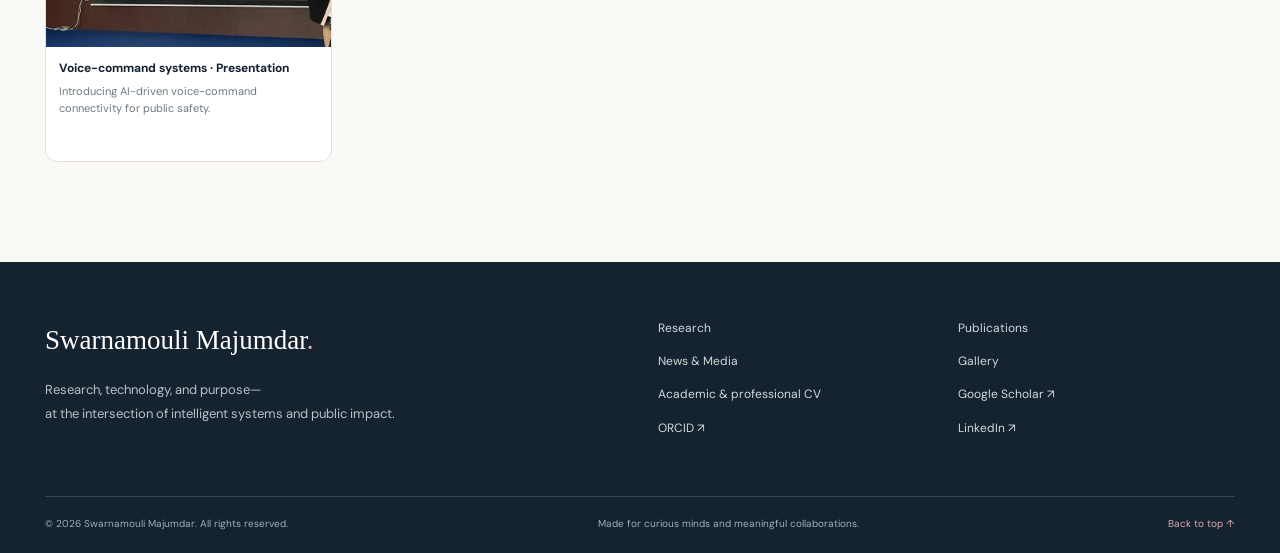
<file: gallery.html>
<!doctype html><html lang="en"><head>
<meta charset="utf-8"><meta name="viewport" content="width=device-width, initial-scale=1"><meta name="theme-color" content="#f9f7f3"><meta name="color-scheme" content="light dark">
<title>Gallery | Swarnamouli Majumdar</title><meta name="description" content="Photo journal of academic conferences, invited talks, awards, and Zenext AI demonstrations."><meta name="author" content="Swarnamouli Majumdar">
<meta property="og:type" content="website"><meta property="og:title" content="Gallery | Swarnamouli Majumdar"><meta property="og:description" content="Photo journal of academic conferences, invited talks, awards, and Zenext AI demonstrations."><meta property="og:url" content="https://swarnamouli.github.io/gallery.html"><meta property="og:image" content="https://swarnamouli.github.io/assets/og-card.png">
<meta name="twitter:card" content="summary_large_image"><link rel="canonical" href="https://swarnamouli.github.io/gallery.html">
<link rel="icon" href="assets/favicon.svg" type="image/svg+xml"><link rel="stylesheet" href="assets/style.css"><script>try{let t=localStorage.getItem('sm-theme');if(t)document.documentElement.dataset.theme=t}catch(e){}</script>
<script type="application/ld+json">{"@context": "https://schema.org", "@type": "Person", "name": "Swarnamouli Majumdar", "url": "https://swarnamouli.github.io/", "email": "mailto:swarna1988.19@gmail.com", "jobTitle": "Ph.D. Candidate & Founder, Zenext AI", "affiliation": [{"@type": "CollegeOrUniversity", "name": "Concordia University"}, {"@type": "Organization", "name": "Zenext AI"}], "sameAs": ["https://orcid.org/0000-0001-6443-4471", "https://www.linkedin.com/in/swarnamouli/"]}</script><script src="assets/main.js" defer></script></head>
<body><a class="skip-link" href="#main">Skip to content</a><header class="site-header" id="top"><div class="shell header-inner">
    <a class="brand" href="index.html" aria-label="Swarnamouli Majumdar — homepage"><span class="brand-mark">sm<span>.</span></span><span class="brand-word">Swarnamouli <strong>Majumdar</strong></span></a>
    <nav class="desktop-nav" aria-label="Main navigation"><a class="nav-link " href="index.html" >Home</a><a class="nav-link " href="research.html" >Research</a><a class="nav-link " href="publications.html" >Publications</a><a class="nav-link active" href="gallery.html" aria-current=page>Gallery</a><a class="nav-link " href="news.html" >News & Media</a><a class="nav-link " href="about.html" >About & CV</a></nav>
    <div class="header-actions"><button class="theme-toggle" data-theme-toggle type="button" title="Toggle color theme" aria-label="Toggle color theme"><svg aria-hidden="true" viewBox="0 0 24 24" fill="none" stroke="currentColor" stroke-width="1.6"><path d="M20.1 15.8A8.5 8.5 0 0 1 8.2 3.9 8.5 8.5 0 1 0 20.1 15.8Z"/></svg></button><a href="index.html#contact" class="header-contact">Connect <span aria-hidden="true">↗</span></a><button class="menu-toggle" data-menu-toggle type="button" aria-expanded="false" aria-controls="mobile-nav" aria-label="Open menu"><span></span><span></span><span></span></button></div>
    </div><nav id="mobile-nav" class="mobile-nav" aria-label="Mobile navigation" hidden><a class="nav-link " href="index.html" >Home</a><a class="nav-link " href="research.html" >Research</a><a class="nav-link " href="publications.html" >Publications</a><a class="nav-link active" href="gallery.html" aria-current=page>Gallery</a><a class="nav-link " href="news.html" >News & Media</a><a class="nav-link " href="about.html" >About & CV</a><a href="index.html#contact">Connect ↗</a></nav></header><main id="main"><section class="page-hero gallery-hero"><div class="shell"><div class="eyebrow"><span class="eyebrow-line"></span>PHOTO JOURNAL / CONFERENCES / PUBLIC SAFETY</div><h1>Research, <em>in action.</em></h1><p>From international research presentations and keynote addresses to public-safety technology demonstrations, these moments reflect the ideas, collaborations, and people behind my work.</p><div class="gallery-highlights"><a href="publications.html">Explore the papers ↗</a><a href="about.html#awards">Awards &amp; recognition ↗</a><a href="news.html">News &amp; media ↗</a></div></div></section><section class="section shell compact-gallery"><div class="gallery-heading"><div><div class="eyebrow"><span class="eyebrow-line"></span>THE GALLERY</div><h2>Moments that tell <em>the story.</em></h2><p>Keynotes, conference presentations, research awards, and hands-on innovation in public safety.</p></div><label class="gallery-search"><span class="sr-only">Search gallery photos</span><input type="search" id="gallery-search" placeholder="Find a conference or event…" autocomplete="off"></label></div><div class="gallery-filters" aria-label="Filter gallery by event type"><button type="button" class="gallery-filter is-active" data-gallery-filter="All" aria-pressed="true">All photos</button><button type="button" class="gallery-filter " data-gallery-filter="Conference" aria-pressed="false">Conference</button><button type="button" class="gallery-filter " data-gallery-filter="Awards" aria-pressed="false">Awards</button><button type="button" class="gallery-filter " data-gallery-filter="Innovation" aria-pressed="false">Innovation</button><button type="button" class="gallery-filter " data-gallery-filter="Talks" aria-pressed="false">Talks</button></div><p class="gallery-count" aria-live="polite"><span id="gallery-visible">29</span> photos</p><div class="compact-gallery-grid" id="gallery-grid"><button type="button" class="gallery-tile" data-gallery-category="Conference" data-gallery-search="autonomous vehicle research presenting research on public perception, trust and av adoption." data-full-image="assets/photos/autonomous-vehicles-research-presentation.jpg" data-gallery-title="Autonomous vehicle research" data-gallery-caption="Presenting research on public perception, trust and AV adoption." aria-label="Open photo: Autonomous vehicle research"><span class="gallery-tile-image"><img src="assets/thumbs/autonomous-vehicles-research-presentation.webp" loading="lazy" width="720" height="470" alt="Swarnamouli Majumdar presenting a slide on perceptions of autonomous vehicles among road users."></span><span class="gallery-tile-copy"><strong>Autonomous vehicle research</strong><small>Presenting research on public perception, trust and AV adoption.</small></span></button><button type="button" class="gallery-tile" data-gallery-category="Conference" data-gallery-search="ccncps 2025 · autonomous first responders presentation on ai-enabled cyber-physical systems for resilient smart cities." data-full-image="assets/photos/ccncps-2025-autonomous-first-responders.jpg" data-gallery-title="CCNCPS 2025 · Autonomous first responders" data-gallery-caption="Presentation on AI-enabled cyber-physical systems for resilient smart cities." aria-label="Open photo: CCNCPS 2025 · Autonomous first responders"><span class="gallery-tile-image"><img src="assets/thumbs/ccncps-2025-autonomous-first-responders.webp" loading="lazy" width="720" height="470" alt="CCNCPS 2025 · Autonomous first responders — conference and research photography"></span><span class="gallery-tile-copy"><strong>CCNCPS 2025 · Autonomous first responders</strong><small>Presentation on AI-enabled cyber-physical systems for resilient smart cities.</small></span></button><button type="button" class="gallery-tile" data-gallery-category="Awards" data-gallery-search="ccncps 2025 · award certificate recognition ceremony at the university of dubai." data-full-image="assets/photos/ccncps-2025-award-certificate.jpg" data-gallery-title="CCNCPS 2025 · Award certificate" data-gallery-caption="Recognition ceremony at the University of Dubai." aria-label="Open photo: CCNCPS 2025 · Award certificate"><span class="gallery-tile-image"><img src="assets/thumbs/ccncps-2025-award-certificate.webp" loading="lazy" width="720" height="470" alt="CCNCPS 2025 · Award certificate — conference and research photography"></span><span class="gallery-tile-copy"><strong>CCNCPS 2025 · Award certificate</strong><small>Recognition ceremony at the University of Dubai.</small></span></button><button type="button" class="gallery-tile" data-gallery-category="Awards" data-gallery-search="ccncps 2025 · best paper onsite best paper award presentation in dubai." data-full-image="assets/photos/ccncps-2025-best-paper-award.jpg" data-gallery-title="CCNCPS 2025 · Best Paper" data-gallery-caption="Onsite Best Paper Award presentation in Dubai." aria-label="Open photo: CCNCPS 2025 · Best Paper"><span class="gallery-tile-image"><img src="assets/thumbs/ccncps-2025-best-paper-award.webp" loading="lazy" width="720" height="470" alt="Swarnamouli Majumdar receiving an onsite Best Paper certificate at CCNCPS 2025."></span><span class="gallery-tile-copy"><strong>CCNCPS 2025 · Best Paper</strong><small>Onsite Best Paper Award presentation in Dubai.</small></span></button><button type="button" class="gallery-tile" data-gallery-category="Conference" data-gallery-search="ccncps 2025 · research community certificate presentation with conference participants." data-full-image="assets/photos/ccncps-2025-certificate-group.jpg" data-gallery-title="CCNCPS 2025 · Research community" data-gallery-caption="Certificate presentation with conference participants." aria-label="Open photo: CCNCPS 2025 · Research community"><span class="gallery-tile-image"><img src="assets/thumbs/ccncps-2025-certificate-group.webp" loading="lazy" width="720" height="470" alt="CCNCPS 2025 · Research community — conference and research photography"></span><span class="gallery-tile-copy"><strong>CCNCPS 2025 · Research community</strong><small>Certificate presentation with conference participants.</small></span></button><button type="button" class="gallery-tile" data-gallery-category="Conference" data-gallery-search="ccncps 2025 · firefighter safety presentation on iot-supported incident response and safety monitoring." data-full-image="assets/photos/ccncps-2025-firefighting.jpg" data-gallery-title="CCNCPS 2025 · Firefighter safety" data-gallery-caption="Presentation on IoT-supported incident response and safety monitoring." aria-label="Open photo: CCNCPS 2025 · Firefighter safety"><span class="gallery-tile-image"><img src="assets/thumbs/ccncps-2025-firefighting.webp" loading="lazy" width="720" height="470" alt="Swarnamouli Majumdar presenting a firefighting safety monitoring talk at CCNCPS 2025."></span><span class="gallery-tile-copy"><strong>CCNCPS 2025 · Firefighter safety</strong><small>Presentation on IoT-supported incident response and safety monitoring.</small></span></button><button type="button" class="gallery-tile" data-gallery-category="Conference" data-gallery-search="ccncps 2025 · model comparison a research talk comparing methods for emergency-response decision support." data-full-image="assets/photos/ccncps-2025-model-showdown.jpg" data-gallery-title="CCNCPS 2025 · Model comparison" data-gallery-caption="A research talk comparing methods for emergency-response decision support." aria-label="Open photo: CCNCPS 2025 · Model comparison"><span class="gallery-tile-image"><img src="assets/thumbs/ccncps-2025-model-showdown.webp" loading="lazy" width="720" height="470" alt="CCNCPS 2025 · Model comparison — conference and research photography"></span><span class="gallery-tile-copy"><strong>CCNCPS 2025 · Model comparison</strong><small>A research talk comparing methods for emergency-response decision support.</small></span></button><button type="button" class="gallery-tile" data-gallery-category="Conference" data-gallery-search="ces 2025 · technology forum participating in the consumer technology research community." data-full-image="assets/photos/ces-2025-portrait.jpg" data-gallery-title="CES 2025 · Technology forum" data-gallery-caption="Participating in the consumer technology research community." aria-label="Open photo: CES 2025 · Technology forum"><span class="gallery-tile-image"><img src="assets/thumbs/ces-2025-portrait.webp" loading="lazy" width="720" height="470" alt="Swarnamouli Majumdar at CES 2025 in front of a conference backdrop."></span><span class="gallery-tile-copy"><strong>CES 2025 · Technology forum</strong><small>Participating in the consumer technology research community.</small></span></button><button type="button" class="gallery-tile" data-gallery-category="Talks" data-gallery-search="ces 2025 · invited session event announcement for a talk on intelligent drones and voice ai." data-full-image="assets/photos/ces-2025-session-poster.jpg" data-gallery-title="CES 2025 · Invited session" data-gallery-caption="Event announcement for a talk on intelligent drones and voice AI." aria-label="Open photo: CES 2025 · Invited session"><span class="gallery-tile-image"><img src="assets/thumbs/ces-2025-session-poster.webp" loading="lazy" width="720" height="470" alt="CES 2025 · Invited session — conference and research photography"></span><span class="gallery-tile-copy"><strong>CES 2025 · Invited session</strong><small>Event announcement for a talk on intelligent drones and voice AI.</small></span></button><button type="button" class="gallery-tile" data-gallery-category="Conference" data-gallery-search="icaciml 2026 · keynote artificial intelligence for safer cities and communities, hyderabad." data-full-image="assets/photos/icaciml-2026-keynote.jpg" data-gallery-title="ICACIML 2026 · Keynote" data-gallery-caption="Artificial Intelligence for Safer Cities and Communities, Hyderabad." aria-label="Open photo: ICACIML 2026 · Keynote"><span class="gallery-tile-image"><img src="assets/thumbs/icaciml-2026-keynote.webp" loading="lazy" width="720" height="470" alt="Swarnamouli Majumdar speaking with a microphone at ICACIML 2026 at ICFAI Tech, Hyderabad."></span><span class="gallery-tile-copy"><strong>ICACIML 2026 · Keynote</strong><small>Artificial Intelligence for Safer Cities and Communities, Hyderabad.</small></span></button><button type="button" class="gallery-tile" data-gallery-category="Conference" data-gallery-search="icaciml 2026 · industry panel panel discussion at icfai tech, hyderabad." data-full-image="assets/photos/icaciml-2026-panel.jpg" data-gallery-title="ICACIML 2026 · Industry panel" data-gallery-caption="Panel discussion at ICFAI Tech, Hyderabad." aria-label="Open photo: ICACIML 2026 · Industry panel"><span class="gallery-tile-image"><img src="assets/thumbs/icaciml-2026-panel.webp" loading="lazy" width="720" height="470" alt="Swarnamouli Majumdar taking part in a panel discussion at ICACIML 2026."></span><span class="gallery-tile-copy"><strong>ICACIML 2026 · Industry panel</strong><small>Panel discussion at ICFAI Tech, Hyderabad.</small></span></button><button type="button" class="gallery-tile" data-gallery-category="Conference" data-gallery-search="ieee icce 2025 · intelligent drones research presentation on emergency-response uavs." data-full-image="assets/photos/ieee-icce-2025-presentation.jpg" data-gallery-title="IEEE ICCE 2025 · Intelligent drones" data-gallery-caption="Research presentation on emergency-response UAVs." aria-label="Open photo: IEEE ICCE 2025 · Intelligent drones"><span class="gallery-tile-image"><img src="assets/thumbs/ieee-icce-2025-presentation.webp" loading="lazy" width="720" height="470" alt="Swarnamouli Majumdar presenting research on intelligent drones for emergency response."></span><span class="gallery-tile-copy"><strong>IEEE ICCE 2025 · Intelligent drones</strong><small>Research presentation on emergency-response UAVs.</small></span></button><button type="button" class="gallery-tile" data-gallery-category="Awards" data-gallery-search="incit 2025 · best paper award award ceremony for research on mission adaptation and distributed cognition." data-full-image="assets/photos/incit-2025-award-ceremony.jpg" data-gallery-title="InCIT 2025 · Best Paper Award" data-gallery-caption="Award ceremony for research on mission adaptation and distributed cognition." aria-label="Open photo: InCIT 2025 · Best Paper Award"><span class="gallery-tile-image"><img src="assets/thumbs/incit-2025-award-ceremony.webp" loading="lazy" width="720" height="470" alt="Swarnamouli Majumdar receives a Best Paper Award certificate on stage at InCIT 2025."></span><span class="gallery-tile-copy"><strong>InCIT 2025 · Best Paper Award</strong><small>Award ceremony for research on mission adaptation and distributed cognition.</small></span></button><button type="button" class="gallery-tile" data-gallery-category="Awards" data-gallery-search="incit 2025 · best paper certificate close-up of the award and research title." data-full-image="assets/photos/incit-2025-best-paper-certificate.jpg" data-gallery-title="InCIT 2025 · Best Paper certificate" data-gallery-caption="Close-up of the award and research title." aria-label="Open photo: InCIT 2025 · Best Paper certificate"><span class="gallery-tile-image"><img src="assets/thumbs/incit-2025-best-paper-certificate.webp" loading="lazy" width="720" height="470" alt="InCIT 2025 · Best Paper certificate — conference and research photography"></span><span class="gallery-tile-copy"><strong>InCIT 2025 · Best Paper certificate</strong><small>Close-up of the award and research title.</small></span></button><button type="button" class="gallery-tile" data-gallery-category="Conference" data-gallery-search="incit 2025 · conference a moment from the international research gathering." data-full-image="assets/photos/incit-2025-conference.jpg" data-gallery-title="InCIT 2025 · Conference" data-gallery-caption="A moment from the international research gathering." aria-label="Open photo: InCIT 2025 · Conference"><span class="gallery-tile-image"><img src="assets/thumbs/incit-2025-conference.webp" loading="lazy" width="720" height="470" alt="Swarnamouli Majumdar standing at the InCIT 2025 conference venue."></span><span class="gallery-tile-copy"><strong>InCIT 2025 · Conference</strong><small>A moment from the international research gathering.</small></span></button><button type="button" class="gallery-tile" data-gallery-category="Talks" data-gallery-search="research briefing a case-study presentation on uav-supported emergency response." data-full-image="assets/photos/iu-case-studies-talk.jpg" data-gallery-title="Research briefing" data-gallery-caption="A case-study presentation on UAV-supported emergency response." aria-label="Open photo: Research briefing"><span class="gallery-tile-image"><img src="assets/thumbs/iu-case-studies-talk.webp" loading="lazy" width="720" height="470" alt="Research briefing — conference and research photography"></span><span class="gallery-tile-copy"><strong>Research briefing</strong><small>A case-study presentation on UAV-supported emergency response.</small></span></button><button type="button" class="gallery-tile" data-gallery-category="Innovation" data-gallery-search="tech to protect · design sprint early team development and prototype planning." data-full-image="assets/photos/tech-to-protect-coding-session.jpg" data-gallery-title="Tech to Protect · Design sprint" data-gallery-caption="Early team development and prototype planning." aria-label="Open photo: Tech to Protect · Design sprint"><span class="gallery-tile-image"><img src="assets/thumbs/tech-to-protect-coding-session.webp" loading="lazy" width="720" height="470" alt="Tech to Protect · Design sprint — conference and research photography"></span><span class="gallery-tile-copy"><strong>Tech to Protect · Design sprint</strong><small>Early team development and prototype planning.</small></span></button><button type="button" class="gallery-tile" data-gallery-category="Innovation" data-gallery-search="tech to protect · demo live demonstration of an early hands-free public-safety assistant." data-full-image="assets/photos/tech-to-protect-demo.jpg" data-gallery-title="Tech to Protect · Demo" data-gallery-caption="Live demonstration of an early hands-free public-safety assistant." aria-label="Open photo: Tech to Protect · Demo"><span class="gallery-tile-image"><img src="assets/thumbs/tech-to-protect-demo.webp" loading="lazy" width="720" height="470" alt="Swarnamouli Majumdar demonstrating a public-safety prototype at Tech to Protect."></span><span class="gallery-tile-copy"><strong>Tech to Protect · Demo</strong><small>Live demonstration of an early hands-free public-safety assistant.</small></span></button><button type="button" class="gallery-tile" data-gallery-category="Innovation" data-gallery-search="tech to protect · team research and development team at the public-safety coding challenge." data-full-image="assets/photos/tech-to-protect-team.jpg" data-gallery-title="Tech to Protect · Team" data-gallery-caption="Research and development team at the public-safety coding challenge." aria-label="Open photo: Tech to Protect · Team"><span class="gallery-tile-image"><img src="assets/thumbs/tech-to-protect-team.webp" loading="lazy" width="720" height="470" alt="Tech to Protect · Team — conference and research photography"></span><span class="gallery-tile-copy"><strong>Tech to Protect · Team</strong><small>Research and development team at the public-safety coding challenge.</small></span></button><button type="button" class="gallery-tile" data-gallery-category="Awards" data-gallery-search="institutional recognition a certificate presentation following an invited talk." data-full-image="assets/photos/uem-certificate-group.jpg" data-gallery-title="Institutional recognition" data-gallery-caption="A certificate presentation following an invited talk." aria-label="Open photo: Institutional recognition"><span class="gallery-tile-image"><img src="assets/thumbs/uem-certificate-group.webp" loading="lazy" width="720" height="470" alt="Institutional recognition — conference and research photography"></span><span class="gallery-tile-copy"><strong>Institutional recognition</strong><small>A certificate presentation following an invited talk.</small></span></button><button type="button" class="gallery-tile" data-gallery-category="Talks" data-gallery-search="academic invited talk · audience explaining hands-free responder tools to an academic audience." data-full-image="assets/photos/uem-talk-audience.jpg" data-gallery-title="Academic invited talk · Audience" data-gallery-caption="Explaining hands-free responder tools to an academic audience." aria-label="Open photo: Academic invited talk · Audience"><span class="gallery-tile-image"><img src="assets/thumbs/uem-talk-audience.webp" loading="lazy" width="720" height="470" alt="Academic invited talk · Audience — conference and research photography"></span><span class="gallery-tile-copy"><strong>Academic invited talk · Audience</strong><small>Explaining hands-free responder tools to an academic audience.</small></span></button><button type="button" class="gallery-tile" data-gallery-category="Talks" data-gallery-search="academic invited talk presenting voice ai and emergency-response technology." data-full-image="assets/photos/uem-talk-closeup.jpg" data-gallery-title="Academic invited talk" data-gallery-caption="Presenting voice AI and emergency-response technology." aria-label="Open photo: Academic invited talk"><span class="gallery-tile-image"><img src="assets/thumbs/uem-talk-closeup.webp" loading="lazy" width="720" height="470" alt="Swarnamouli Majumdar speaking at an institutional event while holding a microphone."></span><span class="gallery-tile-copy"><strong>Academic invited talk</strong><small>Presenting voice AI and emergency-response technology.</small></span></button><button type="button" class="gallery-tile" data-gallery-category="Conference" data-gallery-search="ieee uemcon 2024 · collaborators conference photo at ibm research." data-full-image="assets/photos/uemcon-2024-group-photo.jpg" data-gallery-title="IEEE UEMCON 2024 · Collaborators" data-gallery-caption="Conference photo at IBM Research." aria-label="Open photo: IEEE UEMCON 2024 · Collaborators"><span class="gallery-tile-image"><img src="assets/thumbs/uemcon-2024-group-photo.webp" loading="lazy" width="720" height="470" alt="Swarnamouli Majumdar with collaborators at IEEE UEMCON 2024 at IBM Research."></span><span class="gallery-tile-copy"><strong>IEEE UEMCON 2024 · Collaborators</strong><small>Conference photo at IBM Research.</small></span></button><button type="button" class="gallery-tile" data-gallery-category="Conference" data-gallery-search="ieee uemcon 2024 · ibm research presenting uav real-time 3d mapping and hotspot detection in new york." data-full-image="assets/photos/uemcon-2024-presentation-stage.jpg" data-gallery-title="IEEE UEMCON 2024 · IBM Research" data-gallery-caption="Presenting UAV real-time 3D mapping and hotspot detection in New York." aria-label="Open photo: IEEE UEMCON 2024 · IBM Research"><span class="gallery-tile-image"><img src="assets/thumbs/uemcon-2024-presentation-stage.webp" loading="lazy" width="720" height="470" alt="Swarnamouli Majumdar presenting at IBM Research during IEEE UEMCON 2024."></span><span class="gallery-tile-copy"><strong>IEEE UEMCON 2024 · IBM Research</strong><small>Presenting UAV real-time 3D mapping and hotspot detection in New York.</small></span></button><button type="button" class="gallery-tile" data-gallery-category="Innovation" data-gallery-search="zenext ai · 5×5 summit booth hands-free voice ai demonstrations for public safety." data-full-image="assets/photos/zenext-5x5-booth.jpg" data-gallery-title="Zenext AI · 5×5 Summit booth" data-gallery-caption="Hands-free voice AI demonstrations for public safety." aria-label="Open photo: Zenext AI · 5×5 Summit booth"><span class="gallery-tile-image"><img src="assets/thumbs/zenext-5x5-booth.webp" loading="lazy" width="720" height="470" alt="Swarnamouli Majumdar at the Zenext AI demo booth during a public safety summit."></span><span class="gallery-tile-copy"><strong>Zenext AI · 5×5 Summit booth</strong><small>Hands-free voice AI demonstrations for public safety.</small></span></button><button type="button" class="gallery-tile" data-gallery-category="Innovation" data-gallery-search="zenext ai · exhibition technology showcase featuring voice-enabled responder tools." data-full-image="assets/photos/zenext-booth-expo.jpg" data-gallery-title="Zenext AI · Exhibition" data-gallery-caption="Technology showcase featuring voice-enabled responder tools." aria-label="Open photo: Zenext AI · Exhibition"><span class="gallery-tile-image"><img src="assets/thumbs/zenext-booth-expo.webp" loading="lazy" width="720" height="470" alt="Zenext AI · Exhibition — conference and research photography"></span><span class="gallery-tile-copy"><strong>Zenext AI · Exhibition</strong><small>Technology showcase featuring voice-enabled responder tools.</small></span></button><button type="button" class="gallery-tile" data-gallery-category="Innovation" data-gallery-search="zenext ai · stakeholder engagement conversation with an expo visitor about emergency-response technology." data-full-image="assets/photos/zenext-booth-guest.jpg" data-gallery-title="Zenext AI · Stakeholder engagement" data-gallery-caption="Conversation with an expo visitor about emergency-response technology." aria-label="Open photo: Zenext AI · Stakeholder engagement"><span class="gallery-tile-image"><img src="assets/thumbs/zenext-booth-guest.webp" loading="lazy" width="720" height="470" alt="Zenext AI · Stakeholder engagement — conference and research photography"></span><span class="gallery-tile-copy"><strong>Zenext AI · Stakeholder engagement</strong><small>Conversation with an expo visitor about emergency-response technology.</small></span></button><button type="button" class="gallery-tile" data-gallery-category="Innovation" data-gallery-search="zenext ai · expert engagement connecting with public-safety practitioners at a technology event." data-full-image="assets/photos/zenext-booth-speaker.jpg" data-gallery-title="Zenext AI · Expert engagement" data-gallery-caption="Connecting with public-safety practitioners at a technology event." aria-label="Open photo: Zenext AI · Expert engagement"><span class="gallery-tile-image"><img src="assets/thumbs/zenext-booth-speaker.webp" loading="lazy" width="720" height="470" alt="Zenext AI · Expert engagement — conference and research photography"></span><span class="gallery-tile-copy"><strong>Zenext AI · Expert engagement</strong><small>Connecting with public-safety practitioners at a technology event.</small></span></button><button type="button" class="gallery-tile" data-gallery-category="Talks" data-gallery-search="voice-command systems · presentation introducing ai-driven voice-command connectivity for public safety." data-full-image="assets/photos/zenext-voice-ai-slide.jpg" data-gallery-title="Voice-command systems · Presentation" data-gallery-caption="Introducing AI-driven voice-command connectivity for public safety." aria-label="Open photo: Voice-command systems · Presentation"><span class="gallery-tile-image"><img src="assets/thumbs/zenext-voice-ai-slide.webp" loading="lazy" width="720" height="470" alt="Voice-command systems · Presentation — conference and research photography"></span><span class="gallery-tile-copy"><strong>Voice-command systems · Presentation</strong><small>Introducing AI-driven voice-command connectivity for public safety.</small></span></button></div><p class="gallery-empty" id="gallery-empty" hidden>No photos match these filters.</p></section>
    <dialog class="gallery-dialog" id="gallery-dialog" aria-label="Photograph viewer"><button type="button" class="gallery-dialog-close" id="gallery-close" aria-label="Close photo viewer">×</button><div class="gallery-dialog-frame"><img id="gallery-dialog-image" alt=""><div class="gallery-dialog-info"><h3 id="gallery-dialog-title"></h3><p id="gallery-dialog-caption"></p><div class="gallery-dialog-actions"><button type="button" id="gallery-prev">← Previous</button><span id="gallery-position"></span><button type="button" id="gallery-next">Next →</button></div></div></div></dialog></main><footer class="footer"><div class="shell"><div class="footer-top"><div><a class="footer-name" href="index.html">Swarnamouli Majumdar<span>.</span></a><p>Research, technology, and purpose—<br>at the intersection of intelligent systems and public impact.</p></div><div class="footer-links"><a href="research.html">Research</a><a href="publications.html">Publications</a><a href="news.html">News & Media</a><a href="gallery.html">Gallery</a><a href="about.html">Academic & professional CV</a><a href="https://scholar.google.ca/citations?user=PvWQuuMAAAAJ&amp;hl=en" target="_blank" rel="noopener noreferrer">Google Scholar ↗</a><a href="https://orcid.org/0000-0001-6443-4471" target="_blank" rel="noopener noreferrer">ORCID ↗</a><a href="https://www.linkedin.com/in/swarnamouli/" target="_blank" rel="noopener noreferrer">LinkedIn ↗</a></div></div><div class="footer-bottom"><span>© <span id="copyright-year">2026</span> Swarnamouli Majumdar. All rights reserved.</span><span>Made for curious minds and meaningful collaborations.</span><a href="#top">Back to top ↑</a></div></div></footer></body></html>
</file>
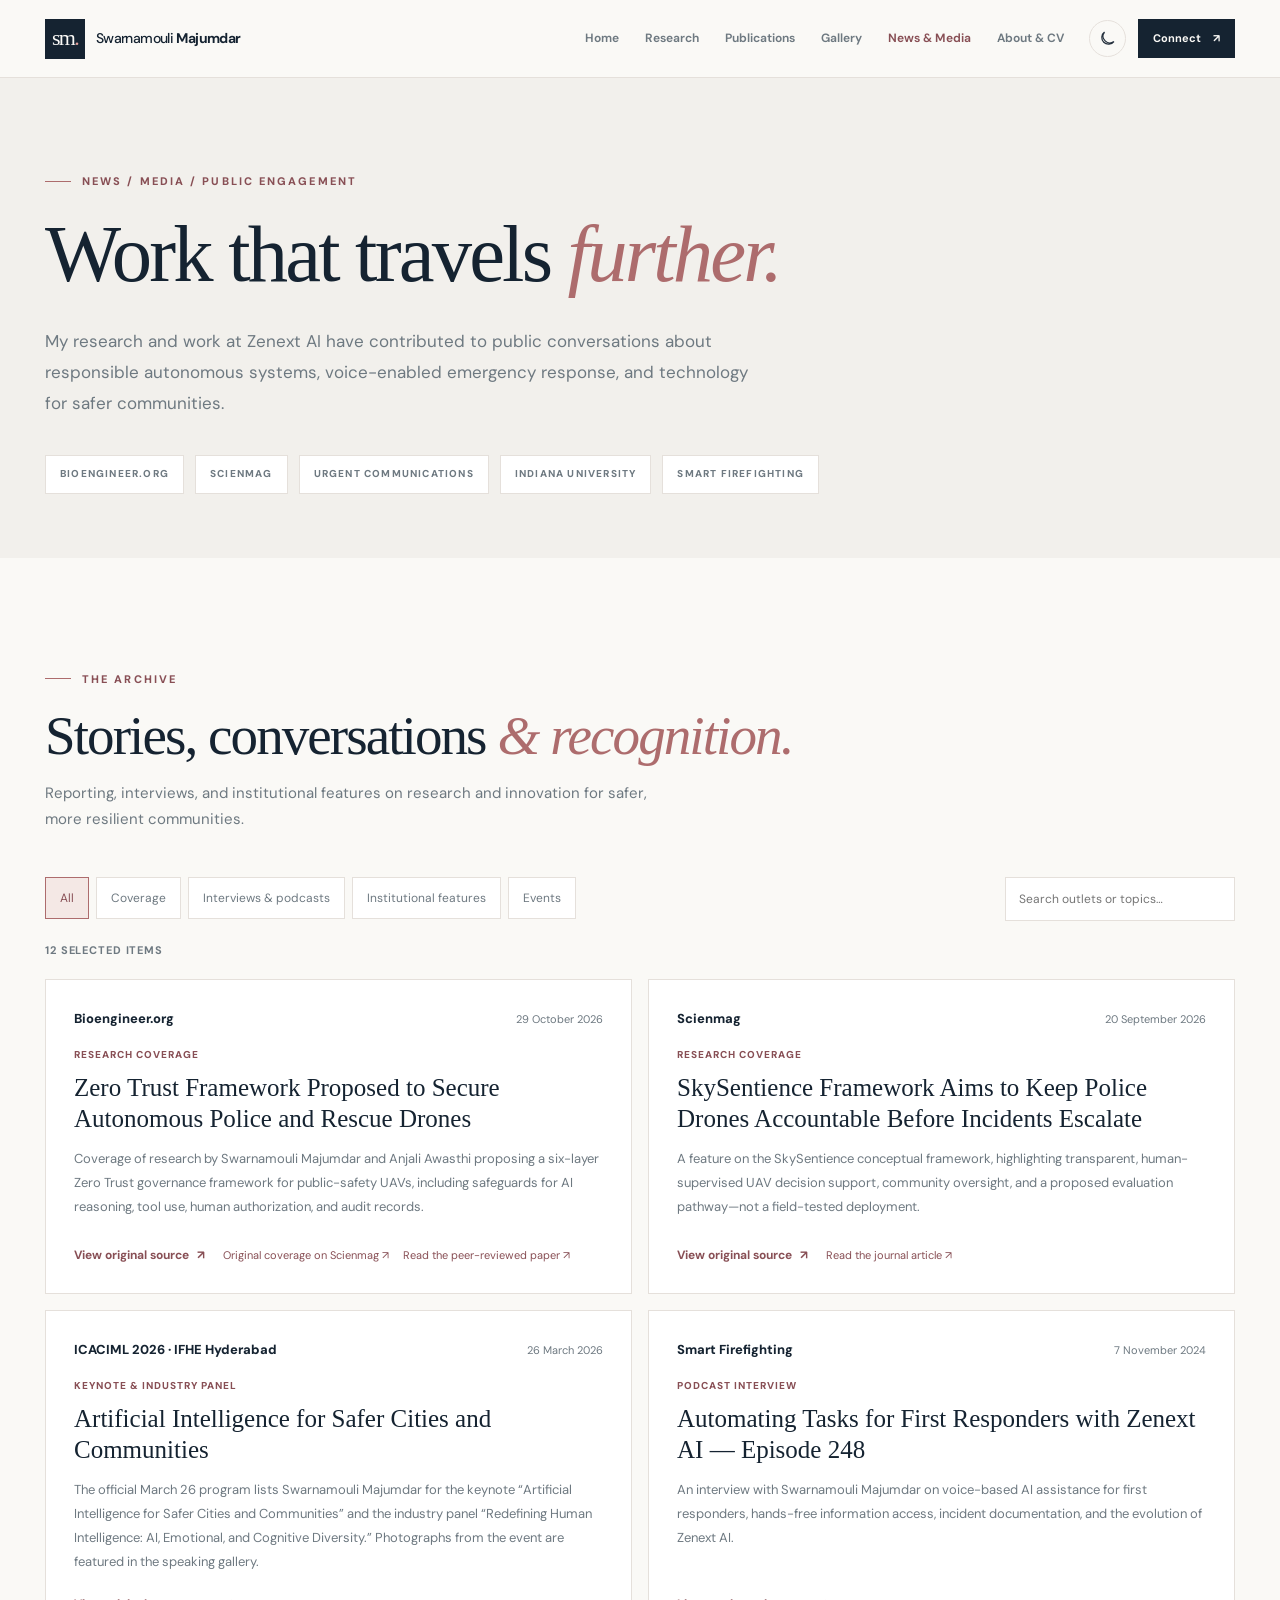
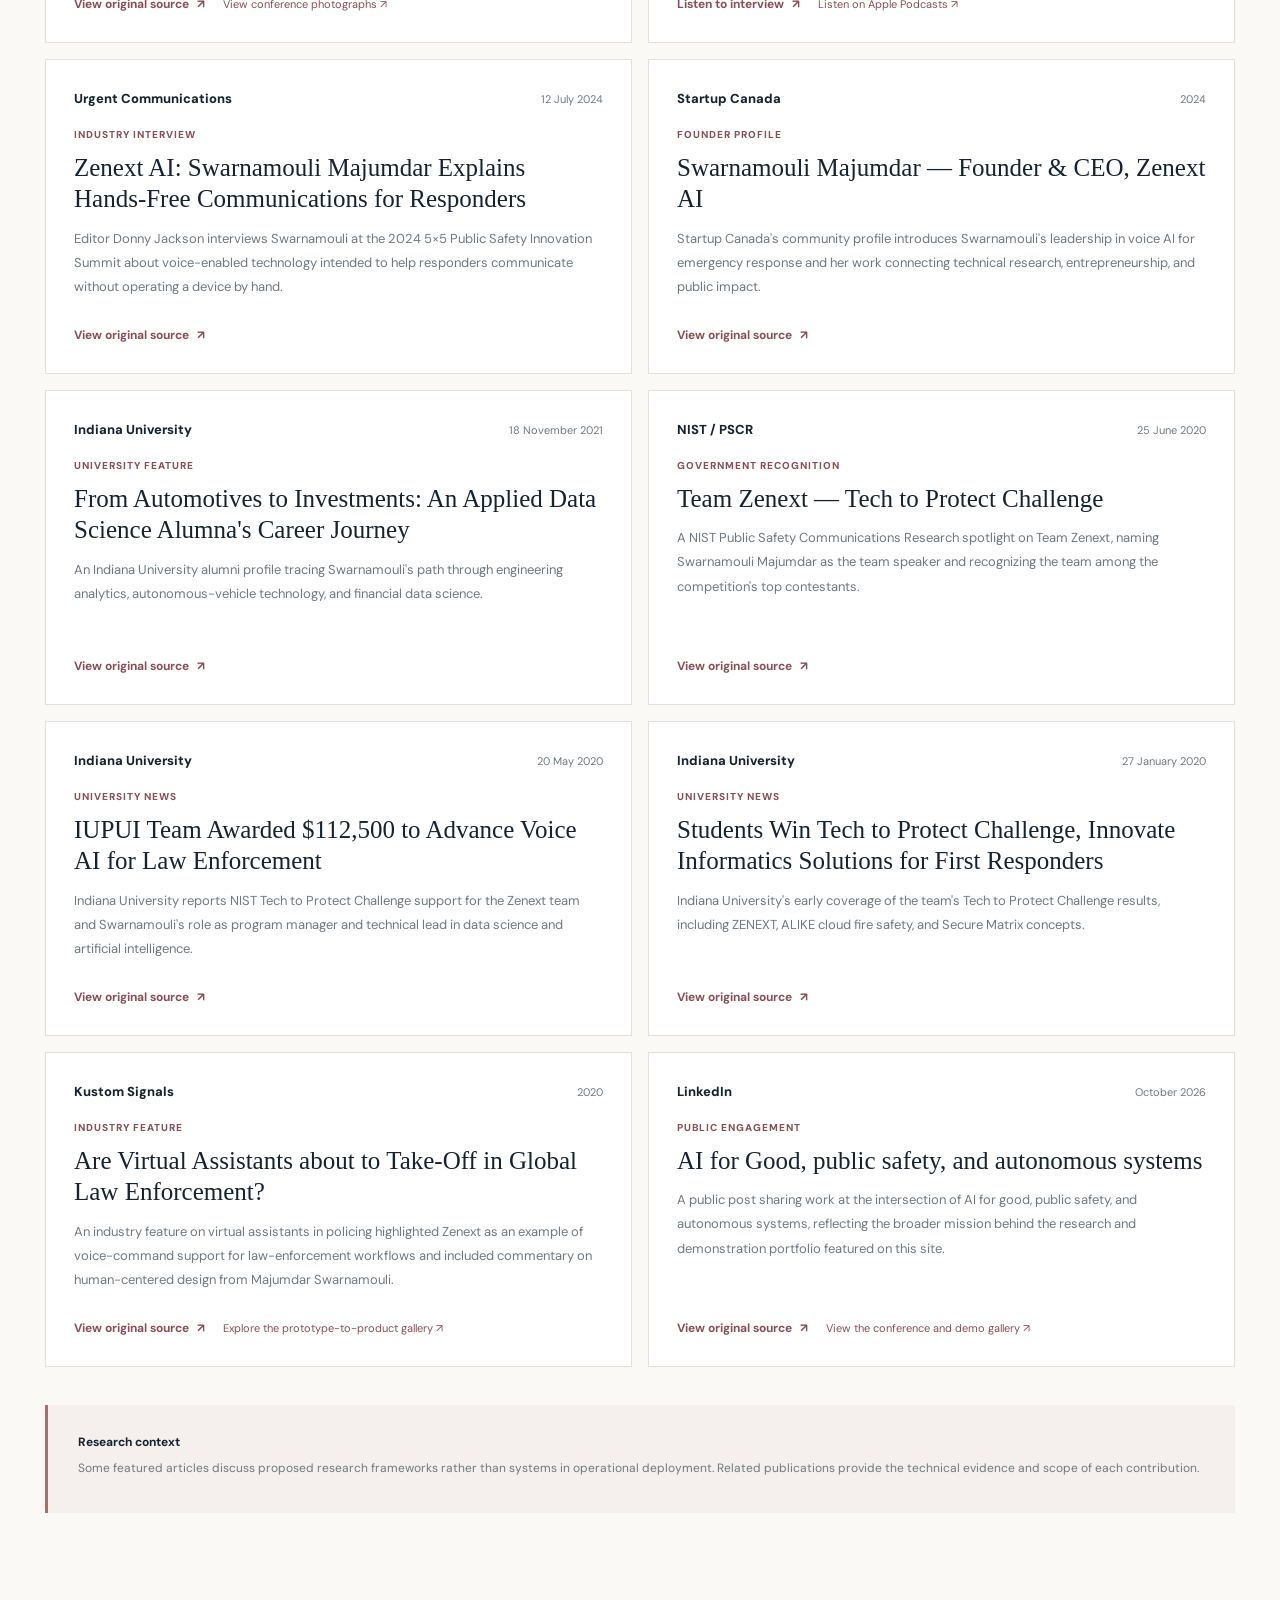
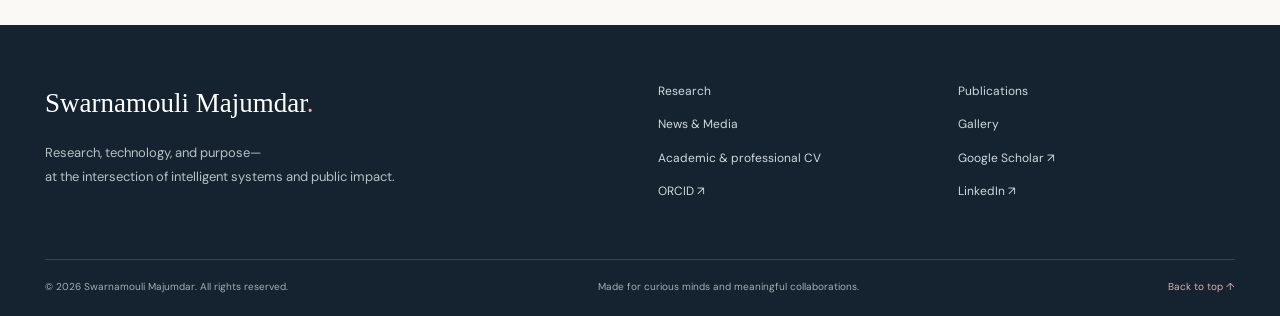
<file: news.html>
<!doctype html><html lang="en"><head>
<meta charset="utf-8"><meta name="viewport" content="width=device-width, initial-scale=1"><meta name="theme-color" content="#f9f7f3"><meta name="color-scheme" content="light dark">
<title>News &amp; Media | Swarnamouli Majumdar</title><meta name="description" content="News and media appearances featuring Swarnamouli Majumdar, Zenext AI, public-safety AI research, autonomous drone governance and human-centered innovation."><meta name="author" content="Swarnamouli Majumdar">
<meta property="og:type" content="website"><meta property="og:title" content="News &amp; Media | Swarnamouli Majumdar"><meta property="og:description" content="News and media appearances featuring Swarnamouli Majumdar, Zenext AI, public-safety AI research, autonomous drone governance and human-centered innovation."><meta property="og:url" content="https://swarnamouli.github.io/news.html"><meta property="og:image" content="https://swarnamouli.github.io/assets/og-card.png">
<meta name="twitter:card" content="summary_large_image"><link rel="canonical" href="https://swarnamouli.github.io/news.html">
<link rel="icon" href="assets/favicon.svg" type="image/svg+xml"><link rel="stylesheet" href="assets/style.css"><script>try{let t=localStorage.getItem('sm-theme');if(t)document.documentElement.dataset.theme=t}catch(e){}</script>
<script type="application/ld+json">{"@context": "https://schema.org", "@type": "Person", "name": "Swarnamouli Majumdar", "url": "https://swarnamouli.github.io/", "email": "mailto:swarna1988.19@gmail.com", "jobTitle": "Ph.D. Candidate & Founder, Zenext AI", "affiliation": [{"@type": "CollegeOrUniversity", "name": "Concordia University"}, {"@type": "Organization", "name": "Zenext AI"}], "sameAs": ["https://orcid.org/0000-0001-6443-4471", "https://www.linkedin.com/in/swarnamouli/"]}</script><script src="assets/main.js" defer></script></head>
<body><a class="skip-link" href="#main">Skip to content</a><header class="site-header" id="top"><div class="shell header-inner">
    <a class="brand" href="index.html" aria-label="Swarnamouli Majumdar — homepage"><span class="brand-mark">sm<span>.</span></span><span class="brand-word">Swarnamouli <strong>Majumdar</strong></span></a>
    <nav class="desktop-nav" aria-label="Main navigation"><a class="nav-link " href="index.html" >Home</a><a class="nav-link " href="research.html" >Research</a><a class="nav-link " href="publications.html" >Publications</a><a class="nav-link " href="gallery.html" >Gallery</a><a class="nav-link active" href="news.html" aria-current=page>News & Media</a><a class="nav-link " href="about.html" >About & CV</a></nav>
    <div class="header-actions"><button class="theme-toggle" data-theme-toggle type="button" title="Toggle color theme" aria-label="Toggle color theme"><svg aria-hidden="true" viewBox="0 0 24 24" fill="none" stroke="currentColor" stroke-width="1.6"><path d="M20.1 15.8A8.5 8.5 0 0 1 8.2 3.9 8.5 8.5 0 1 0 20.1 15.8Z"/></svg></button><a href="index.html#contact" class="header-contact">Connect <span aria-hidden="true">↗</span></a><button class="menu-toggle" data-menu-toggle type="button" aria-expanded="false" aria-controls="mobile-nav" aria-label="Open menu"><span></span><span></span><span></span></button></div>
    </div><nav id="mobile-nav" class="mobile-nav" aria-label="Mobile navigation" hidden><a class="nav-link " href="index.html" >Home</a><a class="nav-link " href="research.html" >Research</a><a class="nav-link " href="publications.html" >Publications</a><a class="nav-link " href="gallery.html" >Gallery</a><a class="nav-link active" href="news.html" aria-current=page>News & Media</a><a class="nav-link " href="about.html" >About & CV</a><a href="index.html#contact">Connect ↗</a></nav></header><main id="main"><section class="page-hero media-page-hero"><div class="shell"><div class="eyebrow"><span class="eyebrow-line"></span>NEWS / MEDIA / PUBLIC ENGAGEMENT</div><h1>Work that travels <em>further.</em></h1><p>My research and work at Zenext AI have contributed to public conversations about responsible autonomous systems, voice-enabled emergency response, and technology for safer communities.</p><div class="media-masthead"><span>BIOENGINEER.ORG</span><span>SCIENMAG</span><span>URGENT COMMUNICATIONS</span><span>INDIANA UNIVERSITY</span><span>SMART FIREFIGHTING</span></div></div></section><section class="section shell media-index" id="media-archive"><div class="section-head"><div><div class="eyebrow"><span class="eyebrow-line"></span>THE ARCHIVE</div><h2>Stories, conversations <em>& recognition.</em></h2><p class="section-desc">Reporting, interviews, and institutional features on research and innovation for safer, more resilient communities.</p></div></div><div class="media-filter-row"><div class="media-tabs" aria-label="Filter media mentions by source type"><button type="button" class="media-tab is-active" data-media-filter="all" aria-pressed="true">All</button><button type="button" class="media-tab" data-media-filter="coverage" aria-pressed="false">Coverage</button><button type="button" class="media-tab" data-media-filter="interviews" aria-pressed="false">Interviews & podcasts</button><button type="button" class="media-tab" data-media-filter="institutional" aria-pressed="false">Institutional features</button><button type="button" class="media-tab" data-media-filter="events" aria-pressed="false">Events</button></div><label class="media-search-wrap"><span class="sr-only">Search news and media</span><input type="search" id="media-search" placeholder="Search outlets or topics…" autocomplete="off"></label></div><p class="media-count" aria-live="polite"><span id="media-count">12</span> selected items</p><div class="media-card-grid" id="media-card-grid"><article class="media-card" data-media-category="coverage" data-media-search="zero trust framework proposed to secure autonomous police and rescue drones bioengineer.org coverage of research by swarnamouli majumdar and anjali awasthi proposing a six-layer zero trust governance framework for public-safety uavs, including safeguards for ai reasoning, tool use, human authorization, and audit records."><div class="media-card-head"><span class="media-outlet">Bioengineer.org</span><span class="media-card-date">29 October 2026</span></div><span class="media-card-type">Research coverage</span><h3><a href="https://bioengineer.org/zero-trust-framework-proposed-to-secure-autonomous-police-and-rescue-drones/" target="_blank" rel="noopener noreferrer">Zero Trust Framework Proposed to Secure Autonomous Police and Rescue Drones</a></h3><p>Coverage of research by Swarnamouli Majumdar and Anjali Awasthi proposing a six-layer Zero Trust governance framework for public-safety UAVs, including safeguards for AI reasoning, tool use, human authorization, and audit records.</p><div class="media-card-links"><a class="text-link" href="https://bioengineer.org/zero-trust-framework-proposed-to-secure-autonomous-police-and-rescue-drones/" target="_blank" rel="noopener noreferrer">View original source <span class="arrow" aria-hidden="true">↗</span></a><div class="media-related"><a href="https://scienmag.com/zero-trust-framework-proposed-to-secure-autonomous-police-and-rescue-drones/" target="_blank" rel="noopener noreferrer">Original coverage on Scienmag <span class="arrow" aria-hidden="true">↗</span></a><a href="https://doi.org/10.1007/s44430-026-00042-4" target="_blank" rel="noopener noreferrer">Read the peer-reviewed paper <span class="arrow" aria-hidden="true">↗</span></a></div></div></article><article class="media-card" data-media-category="coverage" data-media-search="skysentience framework aims to keep police drones accountable before incidents escalate scienmag a feature on the skysentience conceptual framework, highlighting transparent, human-supervised uav decision support, community oversight, and a proposed evaluation pathway—not a field-tested deployment."><div class="media-card-head"><span class="media-outlet">Scienmag</span><span class="media-card-date">20 September 2026</span></div><span class="media-card-type">Research coverage</span><h3><a href="https://scienmag.com/skysentience-framework-aims-to-keep-police-drones-accountable-before-incidents-escalate/" target="_blank" rel="noopener noreferrer">SkySentience Framework Aims to Keep Police Drones Accountable Before Incidents Escalate</a></h3><p>A feature on the SkySentience conceptual framework, highlighting transparent, human-supervised UAV decision support, community oversight, and a proposed evaluation pathway—not a field-tested deployment.</p><div class="media-card-links"><a class="text-link" href="https://scienmag.com/skysentience-framework-aims-to-keep-police-drones-accountable-before-incidents-escalate/" target="_blank" rel="noopener noreferrer">View original source <span class="arrow" aria-hidden="true">↗</span></a><div class="media-related"><a href="https://doi.org/10.1007/s44564-026-00018-x" target="_blank" rel="noopener noreferrer">Read the journal article <span class="arrow" aria-hidden="true">↗</span></a></div></div></article><article class="media-card" data-media-category="events" data-media-search="artificial intelligence for safer cities and communities icaciml 2026 · ifhe hyderabad the official march 26 program lists swarnamouli majumdar for the keynote “artificial intelligence for safer cities and communities” and the industry panel “redefining human intelligence: ai, emotional, and cognitive diversity.” photographs from the event are featured in the speaking gallery."><div class="media-card-head"><span class="media-outlet">ICACIML 2026 · IFHE Hyderabad</span><span class="media-card-date">26 March 2026</span></div><span class="media-card-type">Keynote &amp; industry panel</span><h3><a href="https://ifheindia.org/icfai-tech-school-hyderabad/ICACIML-2026" target="_blank" rel="noopener noreferrer">Artificial Intelligence for Safer Cities and Communities</a></h3><p>The official March 26 program lists Swarnamouli Majumdar for the keynote “Artificial Intelligence for Safer Cities and Communities” and the industry panel “Redefining Human Intelligence: AI, Emotional, and Cognitive Diversity.” Photographs from the event are featured in the speaking gallery.</p><div class="media-card-links"><a class="text-link" href="https://ifheindia.org/icfai-tech-school-hyderabad/ICACIML-2026" target="_blank" rel="noopener noreferrer">View original source <span class="arrow" aria-hidden="true">↗</span></a><div class="media-related"><a href="gallery.html#icaciml-2026" target="_blank" rel="noopener noreferrer">View conference photographs <span class="arrow" aria-hidden="true">↗</span></a></div></div></article><article class="media-card" data-media-category="interviews" data-media-search="automating tasks for first responders with zenext ai — episode 248 smart firefighting an interview with swarnamouli majumdar on voice-based ai assistance for first responders, hands-free information access, incident documentation, and the evolution of zenext ai."><div class="media-card-head"><span class="media-outlet">Smart Firefighting</span><span class="media-card-date">7 November 2024</span></div><span class="media-card-type">Podcast interview</span><h3><a href="https://smartfirefighting.podbean.com/e/episode-248-automating-tasks-for-first-responders-with-zenext-ai-with-swarnamouli-majumdar/" target="_blank" rel="noopener noreferrer">Automating Tasks for First Responders with Zenext AI — Episode 248</a></h3><p>An interview with Swarnamouli Majumdar on voice-based AI assistance for first responders, hands-free information access, incident documentation, and the evolution of Zenext AI.</p><div class="media-card-links"><a class="text-link" href="https://smartfirefighting.podbean.com/e/episode-248-automating-tasks-for-first-responders-with-zenext-ai-with-swarnamouli-majumdar/" target="_blank" rel="noopener noreferrer">Listen to interview <span class="arrow" aria-hidden="true">↗</span></a><div class="media-related"><a href="https://podcasts.apple.com/us/podcast/episode-248-automating-tasks-for-first-responders-with/id1316123600?i=1000676127264" target="_blank" rel="noopener noreferrer">Listen on Apple Podcasts <span class="arrow" aria-hidden="true">↗</span></a></div></div></article><article class="media-card" data-media-category="interviews" data-media-search="zenext ai: swarnamouli majumdar explains hands-free communications for responders urgent communications editor donny jackson interviews swarnamouli at the 2024 5×5 public safety innovation summit about voice-enabled technology intended to help responders communicate without operating a device by hand."><div class="media-card-head"><span class="media-outlet">Urgent Communications</span><span class="media-card-date">12 July 2024</span></div><span class="media-card-type">Industry interview</span><h3><a href="https://urgentcomm.com/ai-analytics/zenext-ai-swarnamouli-majumdar-explains-how-voice-enabled-tech-supports-hands-free-comms-for-responders" target="_blank" rel="noopener noreferrer">Zenext AI: Swarnamouli Majumdar Explains Hands-Free Communications for Responders</a></h3><p>Editor Donny Jackson interviews Swarnamouli at the 2024 5×5 Public Safety Innovation Summit about voice-enabled technology intended to help responders communicate without operating a device by hand.</p><div class="media-card-links"><a class="text-link" href="https://urgentcomm.com/ai-analytics/zenext-ai-swarnamouli-majumdar-explains-how-voice-enabled-tech-supports-hands-free-comms-for-responders" target="_blank" rel="noopener noreferrer">View original source <span class="arrow" aria-hidden="true">↗</span></a></div></article><article class="media-card" data-media-category="institutional" data-media-search="swarnamouli majumdar — founder &amp; ceo, zenext ai startup canada startup canada&#x27;s community profile introduces swarnamouli&#x27;s leadership in voice ai for emergency response and her work connecting technical research, entrepreneurship, and public impact."><div class="media-card-head"><span class="media-outlet">Startup Canada</span><span class="media-card-date">2024</span></div><span class="media-card-type">Founder profile</span><h3><a href="https://www.startupcan.ca/community/swarnamouli-majumdar/" target="_blank" rel="noopener noreferrer">Swarnamouli Majumdar — Founder &amp; CEO, Zenext AI</a></h3><p>Startup Canada&#x27;s community profile introduces Swarnamouli&#x27;s leadership in voice AI for emergency response and her work connecting technical research, entrepreneurship, and public impact.</p><div class="media-card-links"><a class="text-link" href="https://www.startupcan.ca/community/swarnamouli-majumdar/" target="_blank" rel="noopener noreferrer">View original source <span class="arrow" aria-hidden="true">↗</span></a></div></article><article class="media-card" data-media-category="institutional" data-media-search="from automotives to investments: an applied data science alumna&#x27;s career journey indiana university an indiana university alumni profile tracing swarnamouli&#x27;s path through engineering analytics, autonomous-vehicle technology, and financial data science."><div class="media-card-head"><span class="media-outlet">Indiana University</span><span class="media-card-date">18 November 2021</span></div><span class="media-card-type">University feature</span><h3><a href="https://news.iu.edu/luddy/live/news/44242-from-automotives-to-investments-an-applied-data" target="_blank" rel="noopener noreferrer">From Automotives to Investments: An Applied Data Science Alumna&#x27;s Career Journey</a></h3><p>An Indiana University alumni profile tracing Swarnamouli&#x27;s path through engineering analytics, autonomous-vehicle technology, and financial data science.</p><div class="media-card-links"><a class="text-link" href="https://news.iu.edu/luddy/live/news/44242-from-automotives-to-investments-an-applied-data" target="_blank" rel="noopener noreferrer">View original source <span class="arrow" aria-hidden="true">↗</span></a></div></article><article class="media-card" data-media-category="institutional" data-media-search="team zenext — tech to protect challenge nist / pscr a nist public safety communications research spotlight on team zenext, naming swarnamouli majumdar as the team speaker and recognizing the team among the competition&#x27;s top contestants."><div class="media-card-head"><span class="media-outlet">NIST / PSCR</span><span class="media-card-date">25 June 2020</span></div><span class="media-card-type">Government recognition</span><h3><a href="https://www.nist.gov/ctl/pscr/team-zenext" target="_blank" rel="noopener noreferrer">Team Zenext — Tech to Protect Challenge</a></h3><p>A NIST Public Safety Communications Research spotlight on Team Zenext, naming Swarnamouli Majumdar as the team speaker and recognizing the team among the competition&#x27;s top contestants.</p><div class="media-card-links"><a class="text-link" href="https://www.nist.gov/ctl/pscr/team-zenext" target="_blank" rel="noopener noreferrer">View original source <span class="arrow" aria-hidden="true">↗</span></a></div></article><article class="media-card" data-media-category="coverage" data-media-search="iupui team awarded $112,500 to advance voice ai for law enforcement indiana university indiana university reports nist tech to protect challenge support for the zenext team and swarnamouli&#x27;s role as program manager and technical lead in data science and artificial intelligence."><div class="media-card-head"><span class="media-outlet">Indiana University</span><span class="media-card-date">20 May 2020</span></div><span class="media-card-type">University news</span><h3><a href="https://news.iu.edu/live/news/26875-iupui-team-awarded-112500-to-advance-work-on-voice" target="_blank" rel="noopener noreferrer">IUPUI Team Awarded $112,500 to Advance Voice AI for Law Enforcement</a></h3><p>Indiana University reports NIST Tech to Protect Challenge support for the Zenext team and Swarnamouli&#x27;s role as program manager and technical lead in data science and artificial intelligence.</p><div class="media-card-links"><a class="text-link" href="https://news.iu.edu/live/news/26875-iupui-team-awarded-112500-to-advance-work-on-voice" target="_blank" rel="noopener noreferrer">View original source <span class="arrow" aria-hidden="true">↗</span></a></div></article><article class="media-card" data-media-category="coverage" data-media-search="students win tech to protect challenge, innovate informatics solutions for first responders indiana university indiana university&#x27;s early coverage of the team&#x27;s tech to protect challenge results, including zenext, alike cloud fire safety, and secure matrix concepts."><div class="media-card-head"><span class="media-outlet">Indiana University</span><span class="media-card-date">27 January 2020</span></div><span class="media-card-type">University news</span><h3><a href="https://news.iu.edu/luddy/live/news/44197-students-win-tech-to-protect-challenge-innovate" target="_blank" rel="noopener noreferrer">Students Win Tech to Protect Challenge, Innovate Informatics Solutions for First Responders</a></h3><p>Indiana University&#x27;s early coverage of the team&#x27;s Tech to Protect Challenge results, including ZENEXT, ALIKE cloud fire safety, and Secure Matrix concepts.</p><div class="media-card-links"><a class="text-link" href="https://news.iu.edu/luddy/live/news/44197-students-win-tech-to-protect-challenge-innovate" target="_blank" rel="noopener noreferrer">View original source <span class="arrow" aria-hidden="true">↗</span></a></div></article><article class="media-card" data-media-category="coverage" data-media-search="are virtual assistants about to take-off in global law enforcement? kustom signals an industry feature on virtual assistants in policing highlighted zenext as an example of voice-command support for law-enforcement workflows and included commentary on human-centered design from majumdar swarnamouli."><div class="media-card-head"><span class="media-outlet">Kustom Signals</span><span class="media-card-date">2020</span></div><span class="media-card-type">Industry feature</span><h3><a href="https://kustomsignals.com/blog/are-virtual-assistants-about-to-take-off-in-global-law-enforcement" target="_blank" rel="noopener noreferrer">Are Virtual Assistants about to Take-Off in Global Law Enforcement?</a></h3><p>An industry feature on virtual assistants in policing highlighted Zenext as an example of voice-command support for law-enforcement workflows and included commentary on human-centered design from Majumdar Swarnamouli.</p><div class="media-card-links"><a class="text-link" href="https://kustomsignals.com/blog/are-virtual-assistants-about-to-take-off-in-global-law-enforcement" target="_blank" rel="noopener noreferrer">View original source <span class="arrow" aria-hidden="true">↗</span></a><div class="media-related"><a href="gallery.html#innovation-demos" target="_blank" rel="noopener noreferrer">Explore the prototype-to-product gallery <span class="arrow" aria-hidden="true">↗</span></a></div></div></article><article class="media-card" data-media-category="events" data-media-search="ai for good, public safety, and autonomous systems linkedin a public post sharing work at the intersection of ai for good, public safety, and autonomous systems, reflecting the broader mission behind the research and demonstration portfolio featured on this site."><div class="media-card-head"><span class="media-outlet">LinkedIn</span><span class="media-card-date">October 2026</span></div><span class="media-card-type">Public engagement</span><h3><a href="https://www.linkedin.com/posts/swarnamouli_aiforgood-publicsafety-autonomoussystems-share-7453138461215326208-czos/" target="_blank" rel="noopener noreferrer">AI for Good, public safety, and autonomous systems</a></h3><p>A public post sharing work at the intersection of AI for good, public safety, and autonomous systems, reflecting the broader mission behind the research and demonstration portfolio featured on this site.</p><div class="media-card-links"><a class="text-link" href="https://www.linkedin.com/posts/swarnamouli_aiforgood-publicsafety-autonomoussystems-share-7453138461215326208-czos/" target="_blank" rel="noopener noreferrer">View original source <span class="arrow" aria-hidden="true">↗</span></a><div class="media-related"><a href="gallery.html" target="_blank" rel="noopener noreferrer">View the conference and demo gallery <span class="arrow" aria-hidden="true">↗</span></a></div></div></article></div><p class="no-results" id="media-empty" hidden>No items match your search. Try another keyword or category.</p><div class="media-source-note"><strong>Research context</strong><p>Some featured articles discuss proposed research frameworks rather than systems in operational deployment. Related publications provide the technical evidence and scope of each contribution.</p></div></section></main><footer class="footer"><div class="shell"><div class="footer-top"><div><a class="footer-name" href="index.html">Swarnamouli Majumdar<span>.</span></a><p>Research, technology, and purpose—<br>at the intersection of intelligent systems and public impact.</p></div><div class="footer-links"><a href="research.html">Research</a><a href="publications.html">Publications</a><a href="news.html">News & Media</a><a href="gallery.html">Gallery</a><a href="about.html">Academic & professional CV</a><a href="https://scholar.google.ca/citations?user=PvWQuuMAAAAJ&amp;hl=en" target="_blank" rel="noopener noreferrer">Google Scholar ↗</a><a href="https://orcid.org/0000-0001-6443-4471" target="_blank" rel="noopener noreferrer">ORCID ↗</a><a href="https://www.linkedin.com/in/swarnamouli/" target="_blank" rel="noopener noreferrer">LinkedIn ↗</a></div></div><div class="footer-bottom"><span>© <span id="copyright-year">2026</span> Swarnamouli Majumdar. All rights reserved.</span><span>Made for curious minds and meaningful collaborations.</span><a href="#top">Back to top ↑</a></div></div></footer></body></html>
</file>
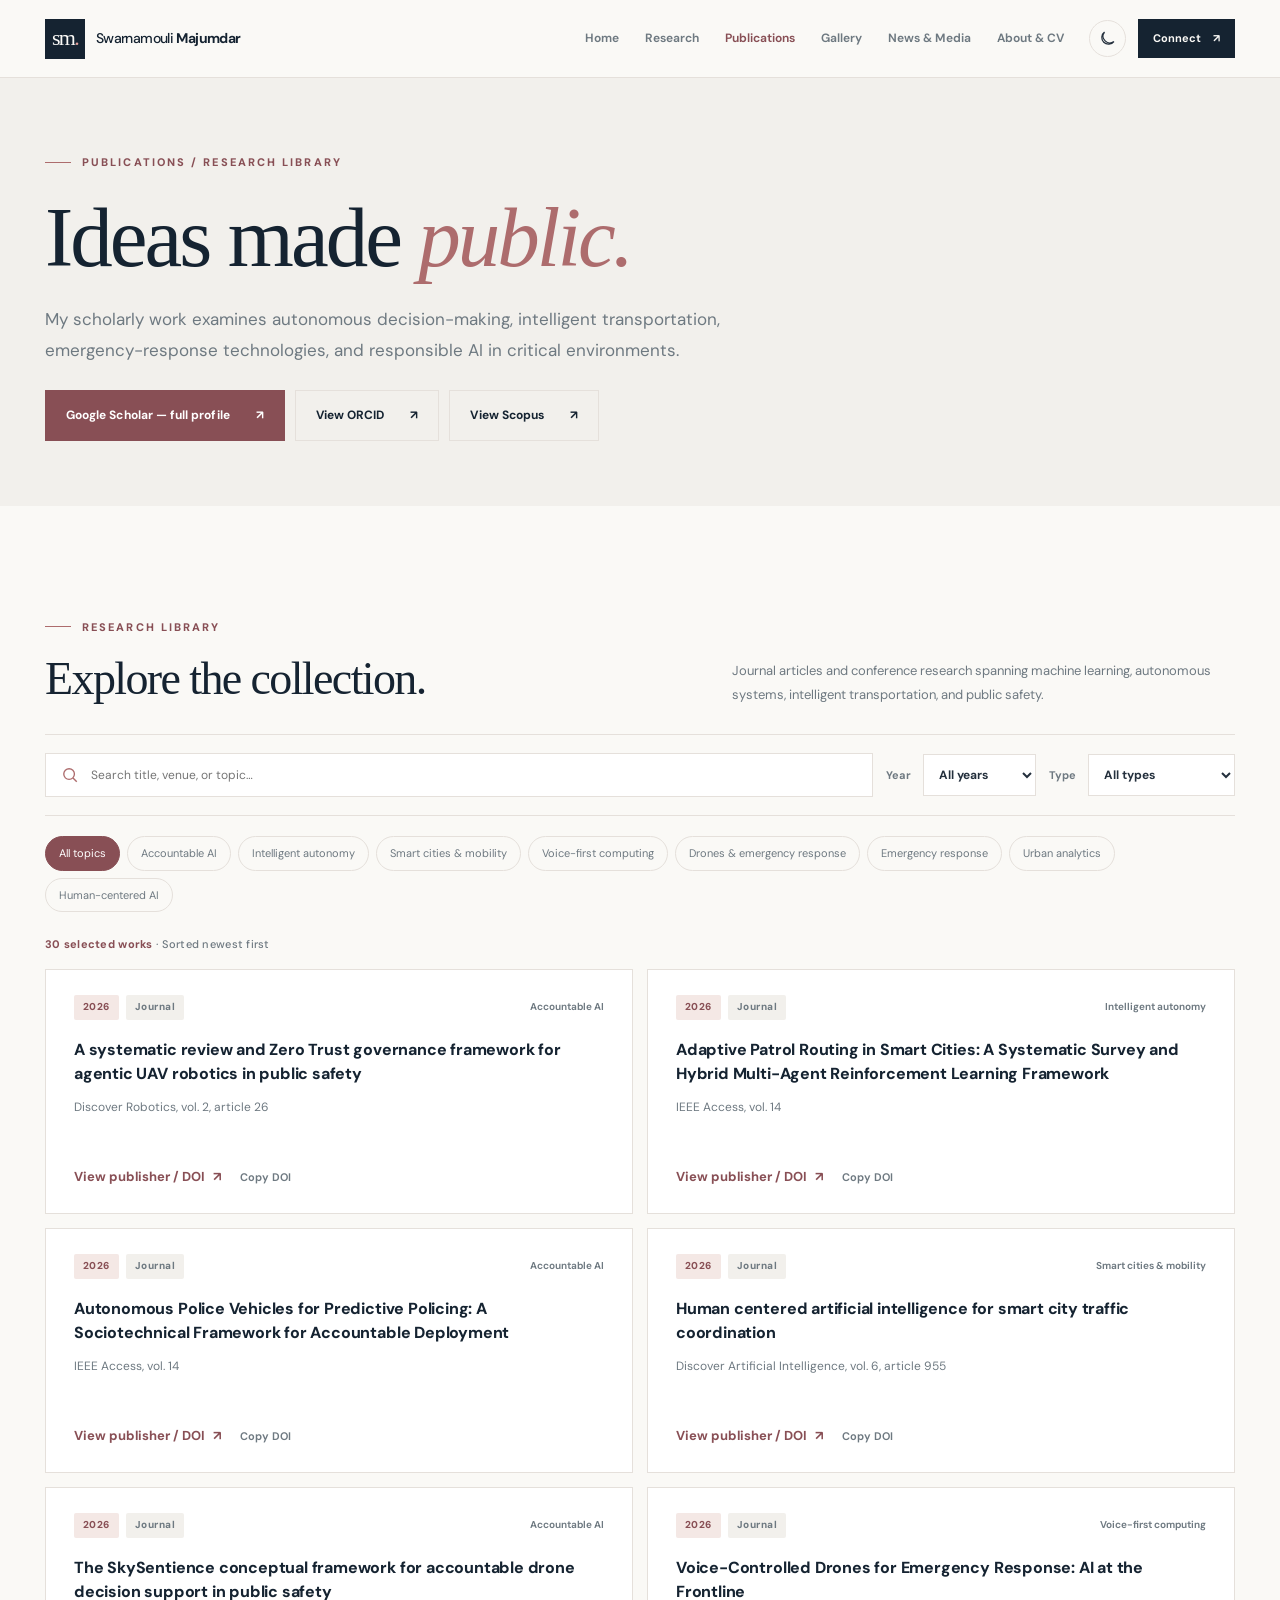
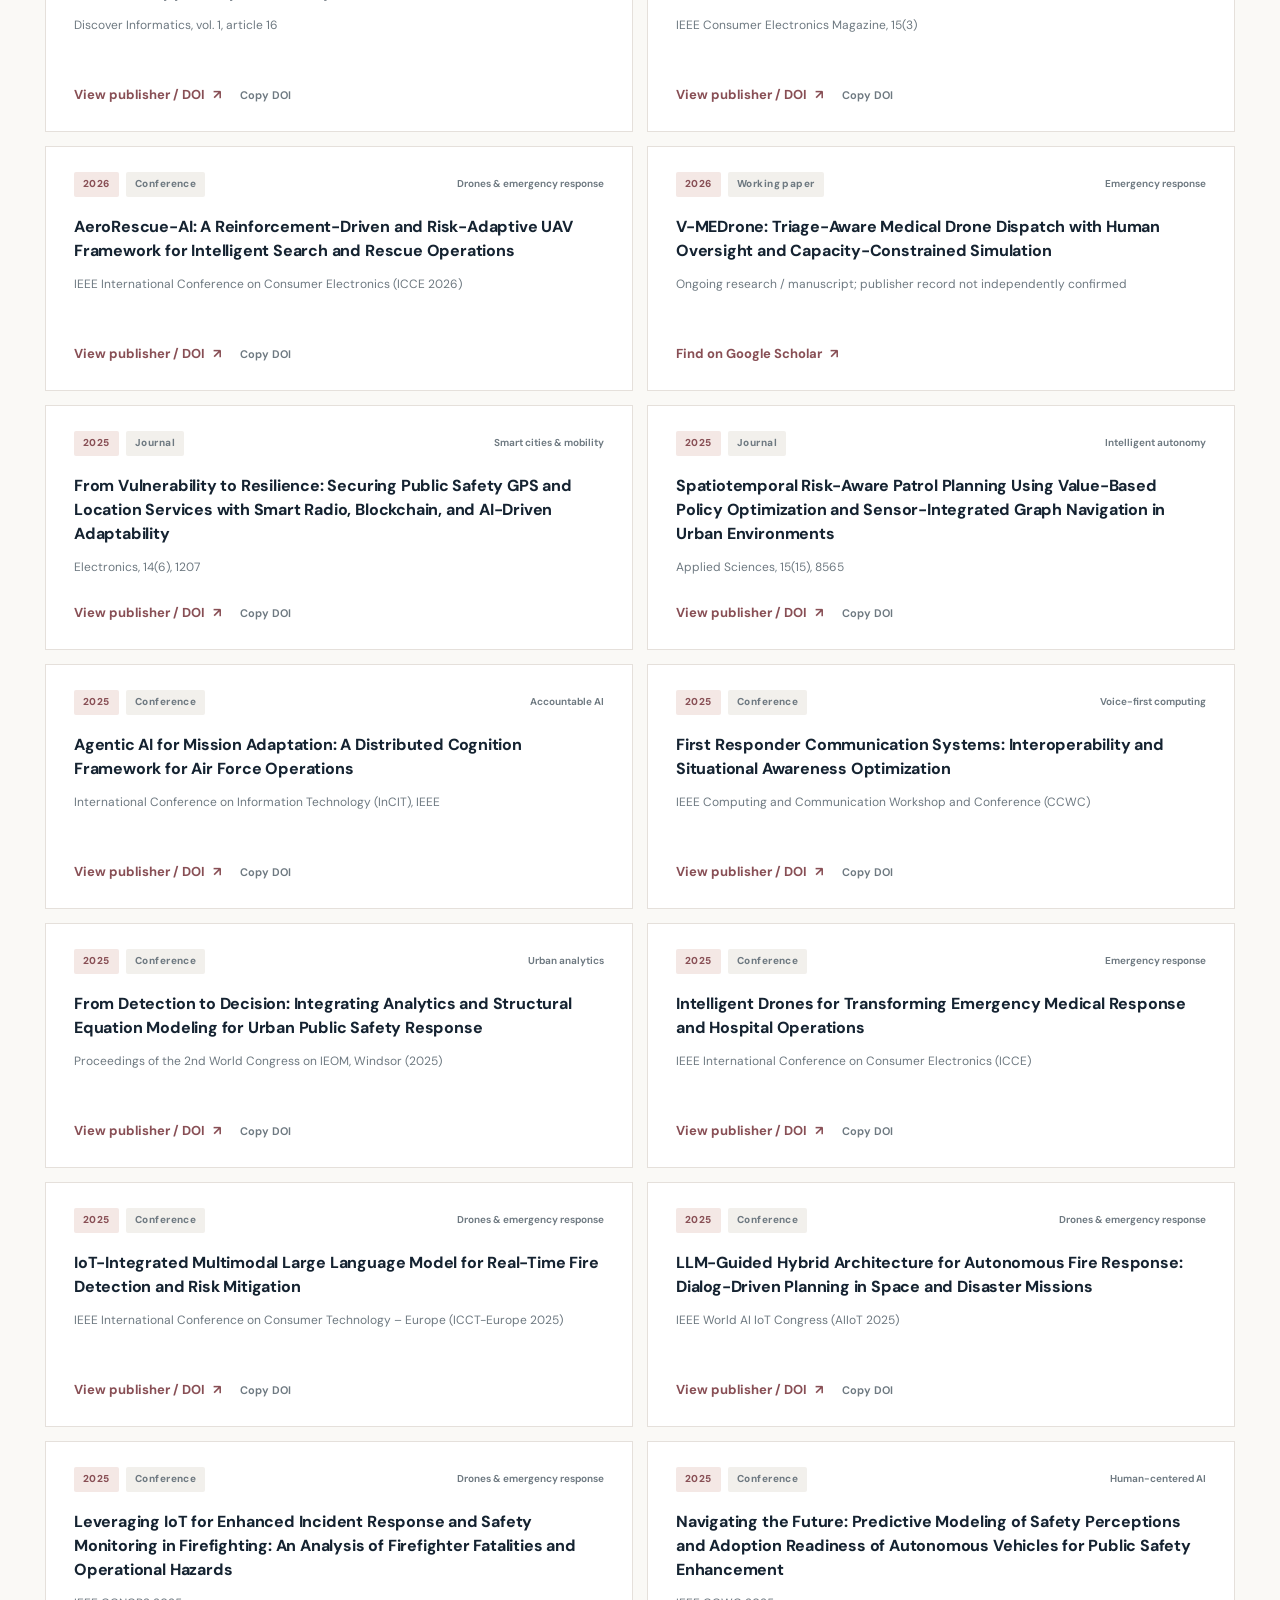
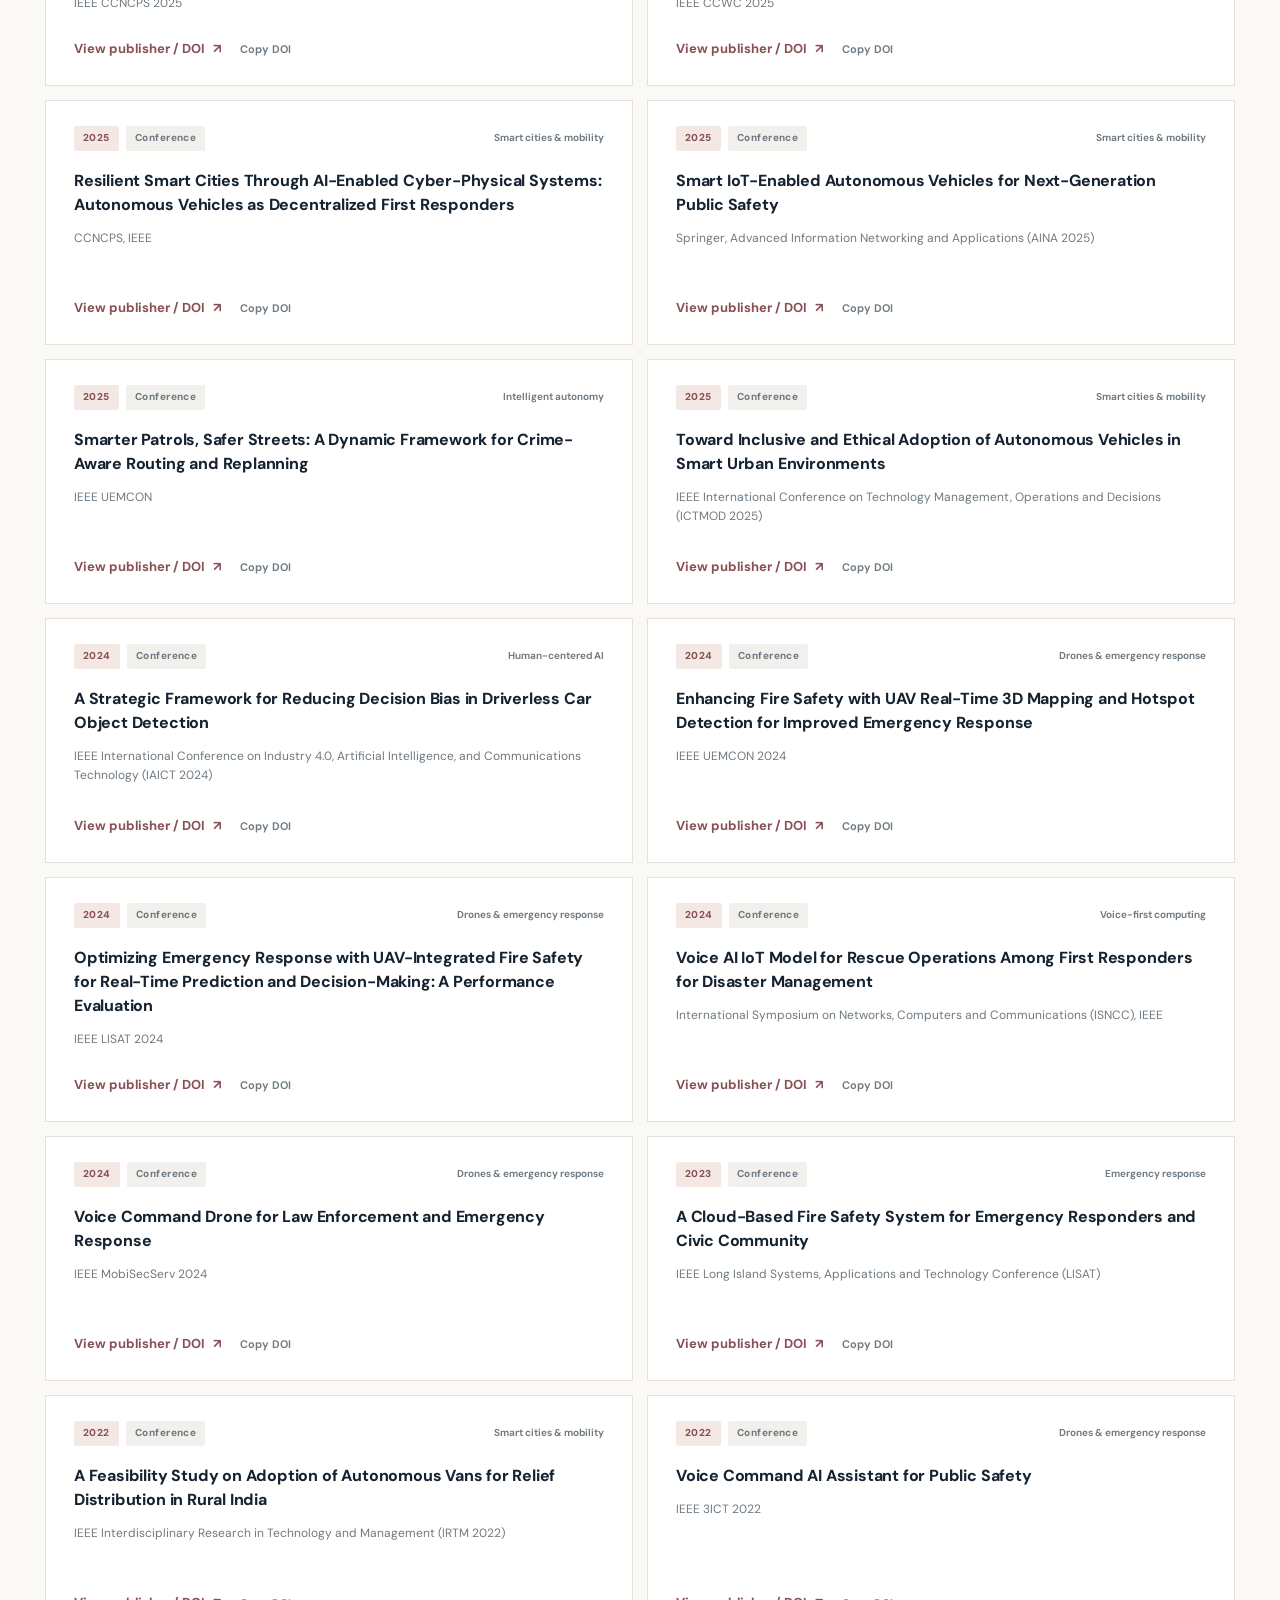
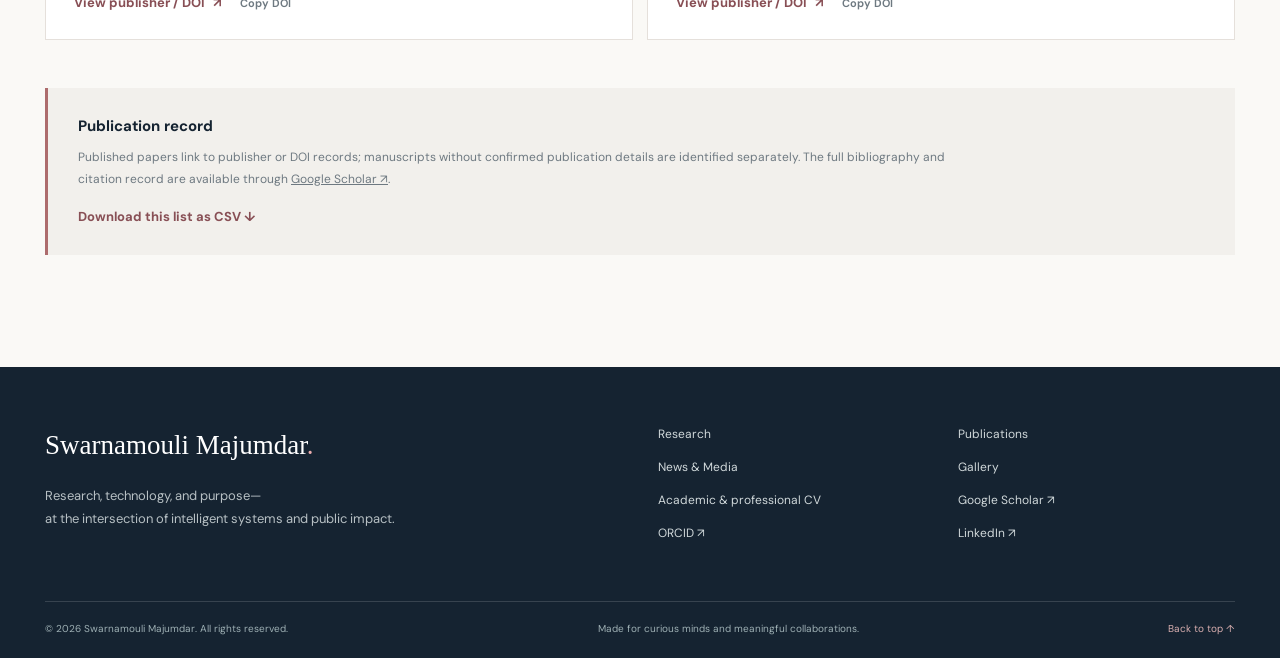
<file: publications.html>
<!doctype html><html lang="en"><head>
<meta charset="utf-8"><meta name="viewport" content="width=device-width, initial-scale=1"><meta name="theme-color" content="#f9f7f3"><meta name="color-scheme" content="light dark">
<title>Publications | Swarnamouli Majumdar</title><meta name="description" content="Selected publications by Swarnamouli Majumdar in IEEE Access, Springer Nature journals, Applied Sciences, Electronics and IEEE conferences."><meta name="author" content="Swarnamouli Majumdar">
<meta property="og:type" content="website"><meta property="og:title" content="Publications | Swarnamouli Majumdar"><meta property="og:description" content="Selected publications by Swarnamouli Majumdar in IEEE Access, Springer Nature journals, Applied Sciences, Electronics and IEEE conferences."><meta property="og:url" content="https://swarnamouli.github.io/publications.html"><meta property="og:image" content="https://swarnamouli.github.io/assets/og-card.png">
<meta name="twitter:card" content="summary_large_image"><link rel="canonical" href="https://swarnamouli.github.io/publications.html">
<link rel="icon" href="assets/favicon.svg" type="image/svg+xml"><link rel="stylesheet" href="assets/style.css"><script>try{let t=localStorage.getItem('sm-theme');if(t)document.documentElement.dataset.theme=t}catch(e){}</script>
<script type="application/ld+json">{"@context": "https://schema.org", "@type": "Person", "name": "Swarnamouli Majumdar", "url": "https://swarnamouli.github.io/", "email": "mailto:swarna1988.19@gmail.com", "jobTitle": "Ph.D. Candidate & Founder, Zenext AI", "affiliation": [{"@type": "CollegeOrUniversity", "name": "Concordia University"}, {"@type": "Organization", "name": "Zenext AI"}], "sameAs": ["https://orcid.org/0000-0001-6443-4471", "https://www.linkedin.com/in/swarnamouli/"]}</script><script src="assets/main.js" defer></script></head>
<body><a class="skip-link" href="#main">Skip to content</a><header class="site-header" id="top"><div class="shell header-inner">
    <a class="brand" href="index.html" aria-label="Swarnamouli Majumdar — homepage"><span class="brand-mark">sm<span>.</span></span><span class="brand-word">Swarnamouli <strong>Majumdar</strong></span></a>
    <nav class="desktop-nav" aria-label="Main navigation"><a class="nav-link " href="index.html" >Home</a><a class="nav-link " href="research.html" >Research</a><a class="nav-link active" href="publications.html" aria-current=page>Publications</a><a class="nav-link " href="gallery.html" >Gallery</a><a class="nav-link " href="news.html" >News & Media</a><a class="nav-link " href="about.html" >About & CV</a></nav>
    <div class="header-actions"><button class="theme-toggle" data-theme-toggle type="button" title="Toggle color theme" aria-label="Toggle color theme"><svg aria-hidden="true" viewBox="0 0 24 24" fill="none" stroke="currentColor" stroke-width="1.6"><path d="M20.1 15.8A8.5 8.5 0 0 1 8.2 3.9 8.5 8.5 0 1 0 20.1 15.8Z"/></svg></button><a href="index.html#contact" class="header-contact">Connect <span aria-hidden="true">↗</span></a><button class="menu-toggle" data-menu-toggle type="button" aria-expanded="false" aria-controls="mobile-nav" aria-label="Open menu"><span></span><span></span><span></span></button></div>
    </div><nav id="mobile-nav" class="mobile-nav" aria-label="Mobile navigation" hidden><a class="nav-link " href="index.html" >Home</a><a class="nav-link " href="research.html" >Research</a><a class="nav-link active" href="publications.html" aria-current=page>Publications</a><a class="nav-link " href="gallery.html" >Gallery</a><a class="nav-link " href="news.html" >News & Media</a><a class="nav-link " href="about.html" >About & CV</a><a href="index.html#contact">Connect ↗</a></nav></header><main id="main"><section class="page-hero small-page-hero"><div class="shell"><div class="eyebrow"><span class="eyebrow-line"></span>PUBLICATIONS / RESEARCH LIBRARY</div><h1>Ideas made <em>public.</em></h1><p>My scholarly work examines autonomous decision-making, intelligent transportation, emergency-response technologies, and responsible AI in critical environments.</p><div class="pub-identity"><a class="btn btn-primary" href="https://scholar.google.ca/citations?user=PvWQuuMAAAAJ&amp;hl=en" target="_blank" rel="noopener noreferrer"><span>Google Scholar — full profile</span><span aria-hidden="true">↗</span></a><a class="btn btn-secondary" href="https://orcid.org/0000-0001-6443-4471" target="_blank" rel="noopener noreferrer"><span>View ORCID</span><span aria-hidden="true">↗</span></a><a class="btn btn-secondary" href="https://www.scopus.com/authid/detail.uri?authorId=57782341500" target="_blank" rel="noopener noreferrer"><span>View Scopus</span><span aria-hidden="true">↗</span></a></div></div></section><section class="section shell publications-section"><div class="pub-intro"><div><p class="eyebrow"><span class="eyebrow-line"></span>RESEARCH LIBRARY</p><h2>Explore the collection.</h2></div><p>Journal articles and conference research spanning machine learning, autonomous systems, intelligent transportation, and public safety.</p></div>
    <div class="filter-bar"><label class="search-field"><svg aria-hidden="true" viewBox="0 0 24 24" fill="none" stroke="currentColor" stroke-width="1.8"><circle cx="10.8" cy="10.8" r="7.1"/><path d="m16 16 5 5"/></svg><span class="sr-only">Search publications</span><input type="search" id="pub-search" placeholder="Search title, venue, or topic…" autocomplete="off"></label><label class="filter-select-label">Year <select id="pub-year"><option value="all">All years</option><option value="2026">2026</option><option value="2025">2025</option><option value="2024">2024</option><option value="2023">2023</option><option value="2022">2022</option></select></label><label class="filter-select-label">Type <select id="pub-type"><option value="all">All types</option><option value="Journal">Journal</option><option value="Conference">Conference</option><option value="Working paper">Working paper</option></select></label></div>
    <div class="topic-filters" aria-label="Filter publications by topic"><button class="topic-chip is-active" type="button" data-topic="all" aria-pressed="true">All topics</button><button class="topic-chip" type="button" data-topic="Accountable AI" aria-pressed="false">Accountable AI</button><button class="topic-chip" type="button" data-topic="Intelligent autonomy" aria-pressed="false">Intelligent autonomy</button><button class="topic-chip" type="button" data-topic="Smart cities &amp; mobility" aria-pressed="false">Smart cities &amp; mobility</button><button class="topic-chip" type="button" data-topic="Voice-first computing" aria-pressed="false">Voice-first computing</button><button class="topic-chip" type="button" data-topic="Drones &amp; emergency response" aria-pressed="false">Drones &amp; emergency response</button><button class="topic-chip" type="button" data-topic="Emergency response" aria-pressed="false">Emergency response</button><button class="topic-chip" type="button" data-topic="Urban analytics" aria-pressed="false">Urban analytics</button><button class="topic-chip" type="button" data-topic="Human-centered AI" aria-pressed="false">Human-centered AI</button></div>
    <div class="pub-count" aria-live="polite"><span id="pub-visible">30</span> selected works <span class="count-note">· Sorted newest first</span></div><div class="pub-results" id="pub-results"><article class="pub-card " data-year="2026" data-type="Journal" data-topic="Accountable AI" data-search="a systematic review and zero trust governance framework for agentic uav robotics in public safety discover robotics, vol. 2, article 26 accountable ai">
    <div class="pub-meta"><span class="pill ">2026</span><span class="pill pill-subtle">Journal</span><span class="pub-topic">Accountable AI</span></div>
    <h3><a href="https://doi.org/10.1007/s44430-026-00042-4" target="_blank" rel="noopener noreferrer">A systematic review and Zero Trust governance framework for agentic UAV robotics in public safety</a></h3>
    <p class="pub-venue">Discover Robotics, vol. 2, article 26</p>
    <div class="pub-actions"><a class="text-link" href="https://doi.org/10.1007/s44430-026-00042-4" target="_blank" rel="noopener noreferrer">View publisher / DOI <span class="arrow" aria-hidden="true">↗</span></a><button class="copy-button" data-copy="https://doi.org/10.1007/s44430-026-00042-4" type="button" title="Copy DOI link" aria-label="Copy DOI link">Copy DOI</button></div>
    </article><article class="pub-card " data-year="2026" data-type="Journal" data-topic="Intelligent autonomy" data-search="adaptive patrol routing in smart cities: a systematic survey and hybrid multi-agent reinforcement learning framework ieee access, vol. 14 intelligent autonomy">
    <div class="pub-meta"><span class="pill ">2026</span><span class="pill pill-subtle">Journal</span><span class="pub-topic">Intelligent autonomy</span></div>
    <h3><a href="https://doi.org/10.1109/ACCESS.2026.3723316" target="_blank" rel="noopener noreferrer">Adaptive Patrol Routing in Smart Cities: A Systematic Survey and Hybrid Multi-Agent Reinforcement Learning Framework</a></h3>
    <p class="pub-venue">IEEE Access, vol. 14</p>
    <div class="pub-actions"><a class="text-link" href="https://doi.org/10.1109/ACCESS.2026.3723316" target="_blank" rel="noopener noreferrer">View publisher / DOI <span class="arrow" aria-hidden="true">↗</span></a><button class="copy-button" data-copy="https://doi.org/10.1109/ACCESS.2026.3723316" type="button" title="Copy DOI link" aria-label="Copy DOI link">Copy DOI</button></div>
    </article><article class="pub-card " data-year="2026" data-type="Journal" data-topic="Accountable AI" data-search="autonomous police vehicles for predictive policing: a sociotechnical framework for accountable deployment ieee access, vol. 14 accountable ai">
    <div class="pub-meta"><span class="pill ">2026</span><span class="pill pill-subtle">Journal</span><span class="pub-topic">Accountable AI</span></div>
    <h3><a href="https://doi.org/10.1109/ACCESS.2026.3706076" target="_blank" rel="noopener noreferrer">Autonomous Police Vehicles for Predictive Policing: A Sociotechnical Framework for Accountable Deployment</a></h3>
    <p class="pub-venue">IEEE Access, vol. 14</p>
    <div class="pub-actions"><a class="text-link" href="https://doi.org/10.1109/ACCESS.2026.3706076" target="_blank" rel="noopener noreferrer">View publisher / DOI <span class="arrow" aria-hidden="true">↗</span></a><button class="copy-button" data-copy="https://doi.org/10.1109/ACCESS.2026.3706076" type="button" title="Copy DOI link" aria-label="Copy DOI link">Copy DOI</button></div>
    </article><article class="pub-card " data-year="2026" data-type="Journal" data-topic="Smart cities &amp; mobility" data-search="human centered artificial intelligence for smart city traffic coordination discover artificial intelligence, vol. 6, article 955 smart cities &amp; mobility">
    <div class="pub-meta"><span class="pill ">2026</span><span class="pill pill-subtle">Journal</span><span class="pub-topic">Smart cities &amp; mobility</span></div>
    <h3><a href="https://doi.org/10.1007/s44163-026-02062-w" target="_blank" rel="noopener noreferrer">Human centered artificial intelligence for smart city traffic coordination</a></h3>
    <p class="pub-venue">Discover Artificial Intelligence, vol. 6, article 955</p>
    <div class="pub-actions"><a class="text-link" href="https://doi.org/10.1007/s44163-026-02062-w" target="_blank" rel="noopener noreferrer">View publisher / DOI <span class="arrow" aria-hidden="true">↗</span></a><button class="copy-button" data-copy="https://doi.org/10.1007/s44163-026-02062-w" type="button" title="Copy DOI link" aria-label="Copy DOI link">Copy DOI</button></div>
    </article><article class="pub-card " data-year="2026" data-type="Journal" data-topic="Accountable AI" data-search="the skysentience conceptual framework for accountable drone decision support in public safety discover informatics, vol. 1, article 16 accountable ai">
    <div class="pub-meta"><span class="pill ">2026</span><span class="pill pill-subtle">Journal</span><span class="pub-topic">Accountable AI</span></div>
    <h3><a href="https://doi.org/10.1007/s44564-026-00018-x" target="_blank" rel="noopener noreferrer">The SkySentience conceptual framework for accountable drone decision support in public safety</a></h3>
    <p class="pub-venue">Discover Informatics, vol. 1, article 16</p>
    <div class="pub-actions"><a class="text-link" href="https://doi.org/10.1007/s44564-026-00018-x" target="_blank" rel="noopener noreferrer">View publisher / DOI <span class="arrow" aria-hidden="true">↗</span></a><button class="copy-button" data-copy="https://doi.org/10.1007/s44564-026-00018-x" type="button" title="Copy DOI link" aria-label="Copy DOI link">Copy DOI</button></div>
    </article><article class="pub-card " data-year="2026" data-type="Journal" data-topic="Voice-first computing" data-search="voice-controlled drones for emergency response: ai at the frontline ieee consumer electronics magazine, 15(3) voice-first computing">
    <div class="pub-meta"><span class="pill ">2026</span><span class="pill pill-subtle">Journal</span><span class="pub-topic">Voice-first computing</span></div>
    <h3><a href="https://doi.org/10.1109/MCE.2026.3660007" target="_blank" rel="noopener noreferrer">Voice-Controlled Drones for Emergency Response: AI at the Frontline</a></h3>
    <p class="pub-venue">IEEE Consumer Electronics Magazine, 15(3)</p>
    <div class="pub-actions"><a class="text-link" href="https://doi.org/10.1109/MCE.2026.3660007" target="_blank" rel="noopener noreferrer">View publisher / DOI <span class="arrow" aria-hidden="true">↗</span></a><button class="copy-button" data-copy="https://doi.org/10.1109/MCE.2026.3660007" type="button" title="Copy DOI link" aria-label="Copy DOI link">Copy DOI</button></div>
    </article><article class="pub-card " data-year="2026" data-type="Conference" data-topic="Drones &amp; emergency response" data-search="aerorescue-ai: a reinforcement-driven and risk-adaptive uav framework for intelligent search and rescue operations ieee international conference on consumer electronics (icce 2026) drones &amp; emergency response">
    <div class="pub-meta"><span class="pill ">2026</span><span class="pill pill-subtle">Conference</span><span class="pub-topic">Drones &amp; emergency response</span></div>
    <h3><a href="https://doi.org/10.1109/ICCE67443.2026.11449701" target="_blank" rel="noopener noreferrer">AeroRescue-AI: A Reinforcement-Driven and Risk-Adaptive UAV Framework for Intelligent Search and Rescue Operations</a></h3>
    <p class="pub-venue">IEEE International Conference on Consumer Electronics (ICCE 2026)</p>
    <div class="pub-actions"><a class="text-link" href="https://doi.org/10.1109/ICCE67443.2026.11449701" target="_blank" rel="noopener noreferrer">View publisher / DOI <span class="arrow" aria-hidden="true">↗</span></a><button class="copy-button" data-copy="https://doi.org/10.1109/ICCE67443.2026.11449701" type="button" title="Copy DOI link" aria-label="Copy DOI link">Copy DOI</button></div>
    </article><article class="pub-card " data-year="2026" data-type="Working paper" data-topic="Emergency response" data-search="v-medrone: triage-aware medical drone dispatch with human oversight and capacity-constrained simulation ongoing research / manuscript; publisher record not independently confirmed emergency response">
    <div class="pub-meta"><span class="pill ">2026</span><span class="pill pill-subtle">Working paper</span><span class="pub-topic">Emergency response</span></div>
    <h3><a href="https://scholar.google.com/scholar?q=V-MEDrone%3A%20Triage-Aware%20Medical%20Drone%20Dispatch%20with%20Human%20Oversight%20and%20Capacity-Constrained%20Simulation" target="_blank" rel="noopener noreferrer">V-MEDrone: Triage-Aware Medical Drone Dispatch with Human Oversight and Capacity-Constrained Simulation</a></h3>
    <p class="pub-venue">Ongoing research / manuscript; publisher record not independently confirmed</p>
    <div class="pub-actions"><a class="text-link" href="https://scholar.google.com/scholar?q=V-MEDrone%3A%20Triage-Aware%20Medical%20Drone%20Dispatch%20with%20Human%20Oversight%20and%20Capacity-Constrained%20Simulation" target="_blank" rel="noopener noreferrer">Find on Google Scholar <span class="arrow" aria-hidden="true">↗</span></a></div>
    </article><article class="pub-card " data-year="2025" data-type="Journal" data-topic="Smart cities &amp; mobility" data-search="from vulnerability to resilience: securing public safety gps and location services with smart radio, blockchain, and ai-driven adaptability electronics, 14(6), 1207 smart cities &amp; mobility">
    <div class="pub-meta"><span class="pill ">2025</span><span class="pill pill-subtle">Journal</span><span class="pub-topic">Smart cities &amp; mobility</span></div>
    <h3><a href="https://doi.org/10.3390/electronics14061207" target="_blank" rel="noopener noreferrer">From Vulnerability to Resilience: Securing Public Safety GPS and Location Services with Smart Radio, Blockchain, and AI-Driven Adaptability</a></h3>
    <p class="pub-venue">Electronics, 14(6), 1207</p>
    <div class="pub-actions"><a class="text-link" href="https://doi.org/10.3390/electronics14061207" target="_blank" rel="noopener noreferrer">View publisher / DOI <span class="arrow" aria-hidden="true">↗</span></a><button class="copy-button" data-copy="https://doi.org/10.3390/electronics14061207" type="button" title="Copy DOI link" aria-label="Copy DOI link">Copy DOI</button></div>
    </article><article class="pub-card " data-year="2025" data-type="Journal" data-topic="Intelligent autonomy" data-search="spatiotemporal risk-aware patrol planning using value-based policy optimization and sensor-integrated graph navigation in urban environments applied sciences, 15(15), 8565 intelligent autonomy">
    <div class="pub-meta"><span class="pill ">2025</span><span class="pill pill-subtle">Journal</span><span class="pub-topic">Intelligent autonomy</span></div>
    <h3><a href="https://doi.org/10.3390/app15158565" target="_blank" rel="noopener noreferrer">Spatiotemporal Risk-Aware Patrol Planning Using Value-Based Policy Optimization and Sensor-Integrated Graph Navigation in Urban Environments</a></h3>
    <p class="pub-venue">Applied Sciences, 15(15), 8565</p>
    <div class="pub-actions"><a class="text-link" href="https://doi.org/10.3390/app15158565" target="_blank" rel="noopener noreferrer">View publisher / DOI <span class="arrow" aria-hidden="true">↗</span></a><button class="copy-button" data-copy="https://doi.org/10.3390/app15158565" type="button" title="Copy DOI link" aria-label="Copy DOI link">Copy DOI</button></div>
    </article><article class="pub-card " data-year="2025" data-type="Conference" data-topic="Accountable AI" data-search="agentic ai for mission adaptation: a distributed cognition framework for air force operations international conference on information technology (incit), ieee accountable ai">
    <div class="pub-meta"><span class="pill ">2025</span><span class="pill pill-subtle">Conference</span><span class="pub-topic">Accountable AI</span></div>
    <h3><a href="https://doi.org/10.1109/InCIT66780.2025.11276050" target="_blank" rel="noopener noreferrer">Agentic AI for Mission Adaptation: A Distributed Cognition Framework for Air Force Operations</a></h3>
    <p class="pub-venue">International Conference on Information Technology (InCIT), IEEE</p>
    <div class="pub-actions"><a class="text-link" href="https://doi.org/10.1109/InCIT66780.2025.11276050" target="_blank" rel="noopener noreferrer">View publisher / DOI <span class="arrow" aria-hidden="true">↗</span></a><button class="copy-button" data-copy="https://doi.org/10.1109/InCIT66780.2025.11276050" type="button" title="Copy DOI link" aria-label="Copy DOI link">Copy DOI</button></div>
    </article><article class="pub-card " data-year="2025" data-type="Conference" data-topic="Voice-first computing" data-search="first responder communication systems: interoperability and situational awareness optimization ieee computing and communication workshop and conference (ccwc) voice-first computing">
    <div class="pub-meta"><span class="pill ">2025</span><span class="pill pill-subtle">Conference</span><span class="pub-topic">Voice-first computing</span></div>
    <h3><a href="https://doi.org/10.1109/CCWC62904.2025.10903555" target="_blank" rel="noopener noreferrer">First Responder Communication Systems: Interoperability and Situational Awareness Optimization</a></h3>
    <p class="pub-venue">IEEE Computing and Communication Workshop and Conference (CCWC)</p>
    <div class="pub-actions"><a class="text-link" href="https://doi.org/10.1109/CCWC62904.2025.10903555" target="_blank" rel="noopener noreferrer">View publisher / DOI <span class="arrow" aria-hidden="true">↗</span></a><button class="copy-button" data-copy="https://doi.org/10.1109/CCWC62904.2025.10903555" type="button" title="Copy DOI link" aria-label="Copy DOI link">Copy DOI</button></div>
    </article><article class="pub-card " data-year="2025" data-type="Conference" data-topic="Urban analytics" data-search="from detection to decision: integrating analytics and structural equation modeling for urban public safety response proceedings of the 2nd world congress on ieom, windsor (2025) urban analytics">
    <div class="pub-meta"><span class="pill ">2025</span><span class="pill pill-subtle">Conference</span><span class="pub-topic">Urban analytics</span></div>
    <h3><a href="https://doi.org/10.46254/WC02.20250248" target="_blank" rel="noopener noreferrer">From Detection to Decision: Integrating Analytics and Structural Equation Modeling for Urban Public Safety Response</a></h3>
    <p class="pub-venue">Proceedings of the 2nd World Congress on IEOM, Windsor (2025)</p>
    <div class="pub-actions"><a class="text-link" href="https://doi.org/10.46254/WC02.20250248" target="_blank" rel="noopener noreferrer">View publisher / DOI <span class="arrow" aria-hidden="true">↗</span></a><button class="copy-button" data-copy="https://doi.org/10.46254/WC02.20250248" type="button" title="Copy DOI link" aria-label="Copy DOI link">Copy DOI</button></div>
    </article><article class="pub-card " data-year="2025" data-type="Conference" data-topic="Emergency response" data-search="intelligent drones for transforming emergency medical response and hospital operations ieee international conference on consumer electronics (icce) emergency response">
    <div class="pub-meta"><span class="pill ">2025</span><span class="pill pill-subtle">Conference</span><span class="pub-topic">Emergency response</span></div>
    <h3><a href="https://doi.org/10.1109/ICCE63647.2025.10930164" target="_blank" rel="noopener noreferrer">Intelligent Drones for Transforming Emergency Medical Response and Hospital Operations</a></h3>
    <p class="pub-venue">IEEE International Conference on Consumer Electronics (ICCE)</p>
    <div class="pub-actions"><a class="text-link" href="https://doi.org/10.1109/ICCE63647.2025.10930164" target="_blank" rel="noopener noreferrer">View publisher / DOI <span class="arrow" aria-hidden="true">↗</span></a><button class="copy-button" data-copy="https://doi.org/10.1109/ICCE63647.2025.10930164" type="button" title="Copy DOI link" aria-label="Copy DOI link">Copy DOI</button></div>
    </article><article class="pub-card " data-year="2025" data-type="Conference" data-topic="Drones &amp; emergency response" data-search="iot-integrated multimodal large language model for real-time fire detection and risk mitigation ieee international conference on consumer technology – europe (icct-europe 2025) drones &amp; emergency response">
    <div class="pub-meta"><span class="pill ">2025</span><span class="pill pill-subtle">Conference</span><span class="pub-topic">Drones &amp; emergency response</span></div>
    <h3><a href="https://doi.org/10.1109/ICCT-Europe63283.2025.11157690" target="_blank" rel="noopener noreferrer">IoT-Integrated Multimodal Large Language Model for Real-Time Fire Detection and Risk Mitigation</a></h3>
    <p class="pub-venue">IEEE International Conference on Consumer Technology – Europe (ICCT-Europe 2025)</p>
    <div class="pub-actions"><a class="text-link" href="https://doi.org/10.1109/ICCT-Europe63283.2025.11157690" target="_blank" rel="noopener noreferrer">View publisher / DOI <span class="arrow" aria-hidden="true">↗</span></a><button class="copy-button" data-copy="https://doi.org/10.1109/ICCT-Europe63283.2025.11157690" type="button" title="Copy DOI link" aria-label="Copy DOI link">Copy DOI</button></div>
    </article><article class="pub-card " data-year="2025" data-type="Conference" data-topic="Drones &amp; emergency response" data-search="llm-guided hybrid architecture for autonomous fire response: dialog-driven planning in space and disaster missions ieee world ai iot congress (aiiot 2025) drones &amp; emergency response">
    <div class="pub-meta"><span class="pill ">2025</span><span class="pill pill-subtle">Conference</span><span class="pub-topic">Drones &amp; emergency response</span></div>
    <h3><a href="https://doi.org/10.1109/AIIoT65859.2025.11105239" target="_blank" rel="noopener noreferrer">LLM-Guided Hybrid Architecture for Autonomous Fire Response: Dialog-Driven Planning in Space and Disaster Missions</a></h3>
    <p class="pub-venue">IEEE World AI IoT Congress (AIIoT 2025)</p>
    <div class="pub-actions"><a class="text-link" href="https://doi.org/10.1109/AIIoT65859.2025.11105239" target="_blank" rel="noopener noreferrer">View publisher / DOI <span class="arrow" aria-hidden="true">↗</span></a><button class="copy-button" data-copy="https://doi.org/10.1109/AIIoT65859.2025.11105239" type="button" title="Copy DOI link" aria-label="Copy DOI link">Copy DOI</button></div>
    </article><article class="pub-card " data-year="2025" data-type="Conference" data-topic="Drones &amp; emergency response" data-search="leveraging iot for enhanced incident response and safety monitoring in firefighting: an analysis of firefighter fatalities and operational hazards ieee ccncps 2025 drones &amp; emergency response">
    <div class="pub-meta"><span class="pill ">2025</span><span class="pill pill-subtle">Conference</span><span class="pub-topic">Drones &amp; emergency response</span></div>
    <h3><a href="https://doi.org/10.1109/CCNCPS66785.2025.11135846" target="_blank" rel="noopener noreferrer">Leveraging IoT for Enhanced Incident Response and Safety Monitoring in Firefighting: An Analysis of Firefighter Fatalities and Operational Hazards</a></h3>
    <p class="pub-venue">IEEE CCNCPS 2025</p>
    <div class="pub-actions"><a class="text-link" href="https://doi.org/10.1109/CCNCPS66785.2025.11135846" target="_blank" rel="noopener noreferrer">View publisher / DOI <span class="arrow" aria-hidden="true">↗</span></a><button class="copy-button" data-copy="https://doi.org/10.1109/CCNCPS66785.2025.11135846" type="button" title="Copy DOI link" aria-label="Copy DOI link">Copy DOI</button></div>
    </article><article class="pub-card " data-year="2025" data-type="Conference" data-topic="Human-centered AI" data-search="navigating the future: predictive modeling of safety perceptions and adoption readiness of autonomous vehicles for public safety enhancement ieee ccwc 2025 human-centered ai">
    <div class="pub-meta"><span class="pill ">2025</span><span class="pill pill-subtle">Conference</span><span class="pub-topic">Human-centered AI</span></div>
    <h3><a href="https://doi.org/10.1109/CCWC62904.2025.10903793" target="_blank" rel="noopener noreferrer">Navigating the Future: Predictive Modeling of Safety Perceptions and Adoption Readiness of Autonomous Vehicles for Public Safety Enhancement</a></h3>
    <p class="pub-venue">IEEE CCWC 2025</p>
    <div class="pub-actions"><a class="text-link" href="https://doi.org/10.1109/CCWC62904.2025.10903793" target="_blank" rel="noopener noreferrer">View publisher / DOI <span class="arrow" aria-hidden="true">↗</span></a><button class="copy-button" data-copy="https://doi.org/10.1109/CCWC62904.2025.10903793" type="button" title="Copy DOI link" aria-label="Copy DOI link">Copy DOI</button></div>
    </article><article class="pub-card " data-year="2025" data-type="Conference" data-topic="Smart cities &amp; mobility" data-search="resilient smart cities through ai-enabled cyber-physical systems: autonomous vehicles as decentralized first responders ccncps, ieee smart cities &amp; mobility">
    <div class="pub-meta"><span class="pill ">2025</span><span class="pill pill-subtle">Conference</span><span class="pub-topic">Smart cities &amp; mobility</span></div>
    <h3><a href="https://doi.org/10.1109/CCNCPS66785.2025.11135618" target="_blank" rel="noopener noreferrer">Resilient Smart Cities Through AI-Enabled Cyber-Physical Systems: Autonomous Vehicles as Decentralized First Responders</a></h3>
    <p class="pub-venue">CCNCPS, IEEE</p>
    <div class="pub-actions"><a class="text-link" href="https://doi.org/10.1109/CCNCPS66785.2025.11135618" target="_blank" rel="noopener noreferrer">View publisher / DOI <span class="arrow" aria-hidden="true">↗</span></a><button class="copy-button" data-copy="https://doi.org/10.1109/CCNCPS66785.2025.11135618" type="button" title="Copy DOI link" aria-label="Copy DOI link">Copy DOI</button></div>
    </article><article class="pub-card " data-year="2025" data-type="Conference" data-topic="Smart cities &amp; mobility" data-search="smart iot-enabled autonomous vehicles for next-generation public safety springer, advanced information networking and applications (aina 2025) smart cities &amp; mobility">
    <div class="pub-meta"><span class="pill ">2025</span><span class="pill pill-subtle">Conference</span><span class="pub-topic">Smart cities &amp; mobility</span></div>
    <h3><a href="https://doi.org/10.1007/978-3-031-87784-1_4" target="_blank" rel="noopener noreferrer">Smart IoT-Enabled Autonomous Vehicles for Next-Generation Public Safety</a></h3>
    <p class="pub-venue">Springer, Advanced Information Networking and Applications (AINA 2025)</p>
    <div class="pub-actions"><a class="text-link" href="https://doi.org/10.1007/978-3-031-87784-1_4" target="_blank" rel="noopener noreferrer">View publisher / DOI <span class="arrow" aria-hidden="true">↗</span></a><button class="copy-button" data-copy="https://doi.org/10.1007/978-3-031-87784-1_4" type="button" title="Copy DOI link" aria-label="Copy DOI link">Copy DOI</button></div>
    </article><article class="pub-card " data-year="2025" data-type="Conference" data-topic="Intelligent autonomy" data-search="smarter patrols, safer streets: a dynamic framework for crime-aware routing and replanning ieee uemcon intelligent autonomy">
    <div class="pub-meta"><span class="pill ">2025</span><span class="pill pill-subtle">Conference</span><span class="pub-topic">Intelligent autonomy</span></div>
    <h3><a href="https://doi.org/10.1109/UEMCON67449.2025.11267592" target="_blank" rel="noopener noreferrer">Smarter Patrols, Safer Streets: A Dynamic Framework for Crime-Aware Routing and Replanning</a></h3>
    <p class="pub-venue">IEEE UEMCON</p>
    <div class="pub-actions"><a class="text-link" href="https://doi.org/10.1109/UEMCON67449.2025.11267592" target="_blank" rel="noopener noreferrer">View publisher / DOI <span class="arrow" aria-hidden="true">↗</span></a><button class="copy-button" data-copy="https://doi.org/10.1109/UEMCON67449.2025.11267592" type="button" title="Copy DOI link" aria-label="Copy DOI link">Copy DOI</button></div>
    </article><article class="pub-card " data-year="2025" data-type="Conference" data-topic="Smart cities &amp; mobility" data-search="toward inclusive and ethical adoption of autonomous vehicles in smart urban environments ieee international conference on technology management, operations and decisions (ictmod 2025) smart cities &amp; mobility">
    <div class="pub-meta"><span class="pill ">2025</span><span class="pill pill-subtle">Conference</span><span class="pub-topic">Smart cities &amp; mobility</span></div>
    <h3><a href="https://doi.org/10.1109/ICTMOD66732.2025.11372033" target="_blank" rel="noopener noreferrer">Toward Inclusive and Ethical Adoption of Autonomous Vehicles in Smart Urban Environments</a></h3>
    <p class="pub-venue">IEEE International Conference on Technology Management, Operations and Decisions (ICTMOD 2025)</p>
    <div class="pub-actions"><a class="text-link" href="https://doi.org/10.1109/ICTMOD66732.2025.11372033" target="_blank" rel="noopener noreferrer">View publisher / DOI <span class="arrow" aria-hidden="true">↗</span></a><button class="copy-button" data-copy="https://doi.org/10.1109/ICTMOD66732.2025.11372033" type="button" title="Copy DOI link" aria-label="Copy DOI link">Copy DOI</button></div>
    </article><article class="pub-card " data-year="2024" data-type="Conference" data-topic="Human-centered AI" data-search="a strategic framework for reducing decision bias in driverless car object detection ieee international conference on industry 4.0, artificial intelligence, and communications technology (iaict 2024) human-centered ai">
    <div class="pub-meta"><span class="pill ">2024</span><span class="pill pill-subtle">Conference</span><span class="pub-topic">Human-centered AI</span></div>
    <h3><a href="https://doi.org/10.1109/IAICT62357.2024.10617839" target="_blank" rel="noopener noreferrer">A Strategic Framework for Reducing Decision Bias in Driverless Car Object Detection</a></h3>
    <p class="pub-venue">IEEE International Conference on Industry 4.0, Artificial Intelligence, and Communications Technology (IAICT 2024)</p>
    <div class="pub-actions"><a class="text-link" href="https://doi.org/10.1109/IAICT62357.2024.10617839" target="_blank" rel="noopener noreferrer">View publisher / DOI <span class="arrow" aria-hidden="true">↗</span></a><button class="copy-button" data-copy="https://doi.org/10.1109/IAICT62357.2024.10617839" type="button" title="Copy DOI link" aria-label="Copy DOI link">Copy DOI</button></div>
    </article><article class="pub-card " data-year="2024" data-type="Conference" data-topic="Drones &amp; emergency response" data-search="enhancing fire safety with uav real-time 3d mapping and hotspot detection for improved emergency response ieee uemcon 2024 drones &amp; emergency response">
    <div class="pub-meta"><span class="pill ">2024</span><span class="pill pill-subtle">Conference</span><span class="pub-topic">Drones &amp; emergency response</span></div>
    <h3><a href="https://doi.org/10.1109/UEMCON62879.2024.10754757" target="_blank" rel="noopener noreferrer">Enhancing Fire Safety with UAV Real-Time 3D Mapping and Hotspot Detection for Improved Emergency Response</a></h3>
    <p class="pub-venue">IEEE UEMCON 2024</p>
    <div class="pub-actions"><a class="text-link" href="https://doi.org/10.1109/UEMCON62879.2024.10754757" target="_blank" rel="noopener noreferrer">View publisher / DOI <span class="arrow" aria-hidden="true">↗</span></a><button class="copy-button" data-copy="https://doi.org/10.1109/UEMCON62879.2024.10754757" type="button" title="Copy DOI link" aria-label="Copy DOI link">Copy DOI</button></div>
    </article><article class="pub-card " data-year="2024" data-type="Conference" data-topic="Drones &amp; emergency response" data-search="optimizing emergency response with uav-integrated fire safety for real-time prediction and decision-making: a performance evaluation ieee lisat 2024 drones &amp; emergency response">
    <div class="pub-meta"><span class="pill ">2024</span><span class="pill pill-subtle">Conference</span><span class="pub-topic">Drones &amp; emergency response</span></div>
    <h3><a href="https://doi.org/10.1109/LISAT63094.2024.10807956" target="_blank" rel="noopener noreferrer">Optimizing Emergency Response with UAV-Integrated Fire Safety for Real-Time Prediction and Decision-Making: A Performance Evaluation</a></h3>
    <p class="pub-venue">IEEE LISAT 2024</p>
    <div class="pub-actions"><a class="text-link" href="https://doi.org/10.1109/LISAT63094.2024.10807956" target="_blank" rel="noopener noreferrer">View publisher / DOI <span class="arrow" aria-hidden="true">↗</span></a><button class="copy-button" data-copy="https://doi.org/10.1109/LISAT63094.2024.10807956" type="button" title="Copy DOI link" aria-label="Copy DOI link">Copy DOI</button></div>
    </article><article class="pub-card " data-year="2024" data-type="Conference" data-topic="Voice-first computing" data-search="voice ai iot model for rescue operations among first responders for disaster management international symposium on networks, computers and communications (isncc), ieee voice-first computing">
    <div class="pub-meta"><span class="pill ">2024</span><span class="pill pill-subtle">Conference</span><span class="pub-topic">Voice-first computing</span></div>
    <h3><a href="https://doi.org/10.1109/ISNCC62547.2024.10759061" target="_blank" rel="noopener noreferrer">Voice AI IoT Model for Rescue Operations Among First Responders for Disaster Management</a></h3>
    <p class="pub-venue">International Symposium on Networks, Computers and Communications (ISNCC), IEEE</p>
    <div class="pub-actions"><a class="text-link" href="https://doi.org/10.1109/ISNCC62547.2024.10759061" target="_blank" rel="noopener noreferrer">View publisher / DOI <span class="arrow" aria-hidden="true">↗</span></a><button class="copy-button" data-copy="https://doi.org/10.1109/ISNCC62547.2024.10759061" type="button" title="Copy DOI link" aria-label="Copy DOI link">Copy DOI</button></div>
    </article><article class="pub-card " data-year="2024" data-type="Conference" data-topic="Drones &amp; emergency response" data-search="voice command drone for law enforcement and emergency response ieee mobisecserv 2024 drones &amp; emergency response">
    <div class="pub-meta"><span class="pill ">2024</span><span class="pill pill-subtle">Conference</span><span class="pub-topic">Drones &amp; emergency response</span></div>
    <h3><a href="https://doi.org/10.1109/MobiSecServ63327.2024.10759963" target="_blank" rel="noopener noreferrer">Voice Command Drone for Law Enforcement and Emergency Response</a></h3>
    <p class="pub-venue">IEEE MobiSecServ 2024</p>
    <div class="pub-actions"><a class="text-link" href="https://doi.org/10.1109/MobiSecServ63327.2024.10759963" target="_blank" rel="noopener noreferrer">View publisher / DOI <span class="arrow" aria-hidden="true">↗</span></a><button class="copy-button" data-copy="https://doi.org/10.1109/MobiSecServ63327.2024.10759963" type="button" title="Copy DOI link" aria-label="Copy DOI link">Copy DOI</button></div>
    </article><article class="pub-card " data-year="2023" data-type="Conference" data-topic="Emergency response" data-search="a cloud-based fire safety system for emergency responders and civic community ieee long island systems, applications and technology conference (lisat) emergency response">
    <div class="pub-meta"><span class="pill ">2023</span><span class="pill pill-subtle">Conference</span><span class="pub-topic">Emergency response</span></div>
    <h3><a href="https://doi.org/10.1109/LISAT58403.2023.10179600" target="_blank" rel="noopener noreferrer">A Cloud-Based Fire Safety System for Emergency Responders and Civic Community</a></h3>
    <p class="pub-venue">IEEE Long Island Systems, Applications and Technology Conference (LISAT)</p>
    <div class="pub-actions"><a class="text-link" href="https://doi.org/10.1109/LISAT58403.2023.10179600" target="_blank" rel="noopener noreferrer">View publisher / DOI <span class="arrow" aria-hidden="true">↗</span></a><button class="copy-button" data-copy="https://doi.org/10.1109/LISAT58403.2023.10179600" type="button" title="Copy DOI link" aria-label="Copy DOI link">Copy DOI</button></div>
    </article><article class="pub-card " data-year="2022" data-type="Conference" data-topic="Smart cities &amp; mobility" data-search="a feasibility study on adoption of autonomous vans for relief distribution in rural india ieee interdisciplinary research in technology and management (irtm 2022) smart cities &amp; mobility">
    <div class="pub-meta"><span class="pill ">2022</span><span class="pill pill-subtle">Conference</span><span class="pub-topic">Smart cities &amp; mobility</span></div>
    <h3><a href="https://doi.org/10.1109/IRTM54583.2022.9791667" target="_blank" rel="noopener noreferrer">A Feasibility Study on Adoption of Autonomous Vans for Relief Distribution in Rural India</a></h3>
    <p class="pub-venue">IEEE Interdisciplinary Research in Technology and Management (IRTM 2022)</p>
    <div class="pub-actions"><a class="text-link" href="https://doi.org/10.1109/IRTM54583.2022.9791667" target="_blank" rel="noopener noreferrer">View publisher / DOI <span class="arrow" aria-hidden="true">↗</span></a><button class="copy-button" data-copy="https://doi.org/10.1109/IRTM54583.2022.9791667" type="button" title="Copy DOI link" aria-label="Copy DOI link">Copy DOI</button></div>
    </article><article class="pub-card " data-year="2022" data-type="Conference" data-topic="Drones &amp; emergency response" data-search="voice command ai assistant for public safety ieee 3ict 2022 drones &amp; emergency response">
    <div class="pub-meta"><span class="pill ">2022</span><span class="pill pill-subtle">Conference</span><span class="pub-topic">Drones &amp; emergency response</span></div>
    <h3><a href="https://doi.org/10.1109/3ICT56508.2022.9990716" target="_blank" rel="noopener noreferrer">Voice Command AI Assistant for Public Safety</a></h3>
    <p class="pub-venue">IEEE 3ICT 2022</p>
    <div class="pub-actions"><a class="text-link" href="https://doi.org/10.1109/3ICT56508.2022.9990716" target="_blank" rel="noopener noreferrer">View publisher / DOI <span class="arrow" aria-hidden="true">↗</span></a><button class="copy-button" data-copy="https://doi.org/10.1109/3ICT56508.2022.9990716" type="button" title="Copy DOI link" aria-label="Copy DOI link">Copy DOI</button></div>
    </article></div><div id="no-results" class="no-results" hidden><h3>No publications match those filters.</h3><p>Try another year, topic, or search term.</p><button type="button" id="reset-filters" class="btn btn-secondary">Clear filters →</button></div>
    <div class="pub-disclaimer"><strong>Publication record</strong><p>Published papers link to publisher or DOI records; manuscripts without confirmed publication details are identified separately. The full bibliography and citation record are available through <a href="https://scholar.google.ca/citations?user=PvWQuuMAAAAJ&amp;hl=en" target="_blank" rel="noopener noreferrer">Google Scholar ↗</a>.</p><a class="text-link" href="data/publications.csv" download>Download this list as CSV ↓</a></div></section></main><footer class="footer"><div class="shell"><div class="footer-top"><div><a class="footer-name" href="index.html">Swarnamouli Majumdar<span>.</span></a><p>Research, technology, and purpose—<br>at the intersection of intelligent systems and public impact.</p></div><div class="footer-links"><a href="research.html">Research</a><a href="publications.html">Publications</a><a href="news.html">News & Media</a><a href="gallery.html">Gallery</a><a href="about.html">Academic & professional CV</a><a href="https://scholar.google.ca/citations?user=PvWQuuMAAAAJ&amp;hl=en" target="_blank" rel="noopener noreferrer">Google Scholar ↗</a><a href="https://orcid.org/0000-0001-6443-4471" target="_blank" rel="noopener noreferrer">ORCID ↗</a><a href="https://www.linkedin.com/in/swarnamouli/" target="_blank" rel="noopener noreferrer">LinkedIn ↗</a></div></div><div class="footer-bottom"><span>© <span id="copyright-year">2026</span> Swarnamouli Majumdar. All rights reserved.</span><span>Made for curious minds and meaningful collaborations.</span><a href="#top">Back to top ↑</a></div></div></footer></body></html>
</file>
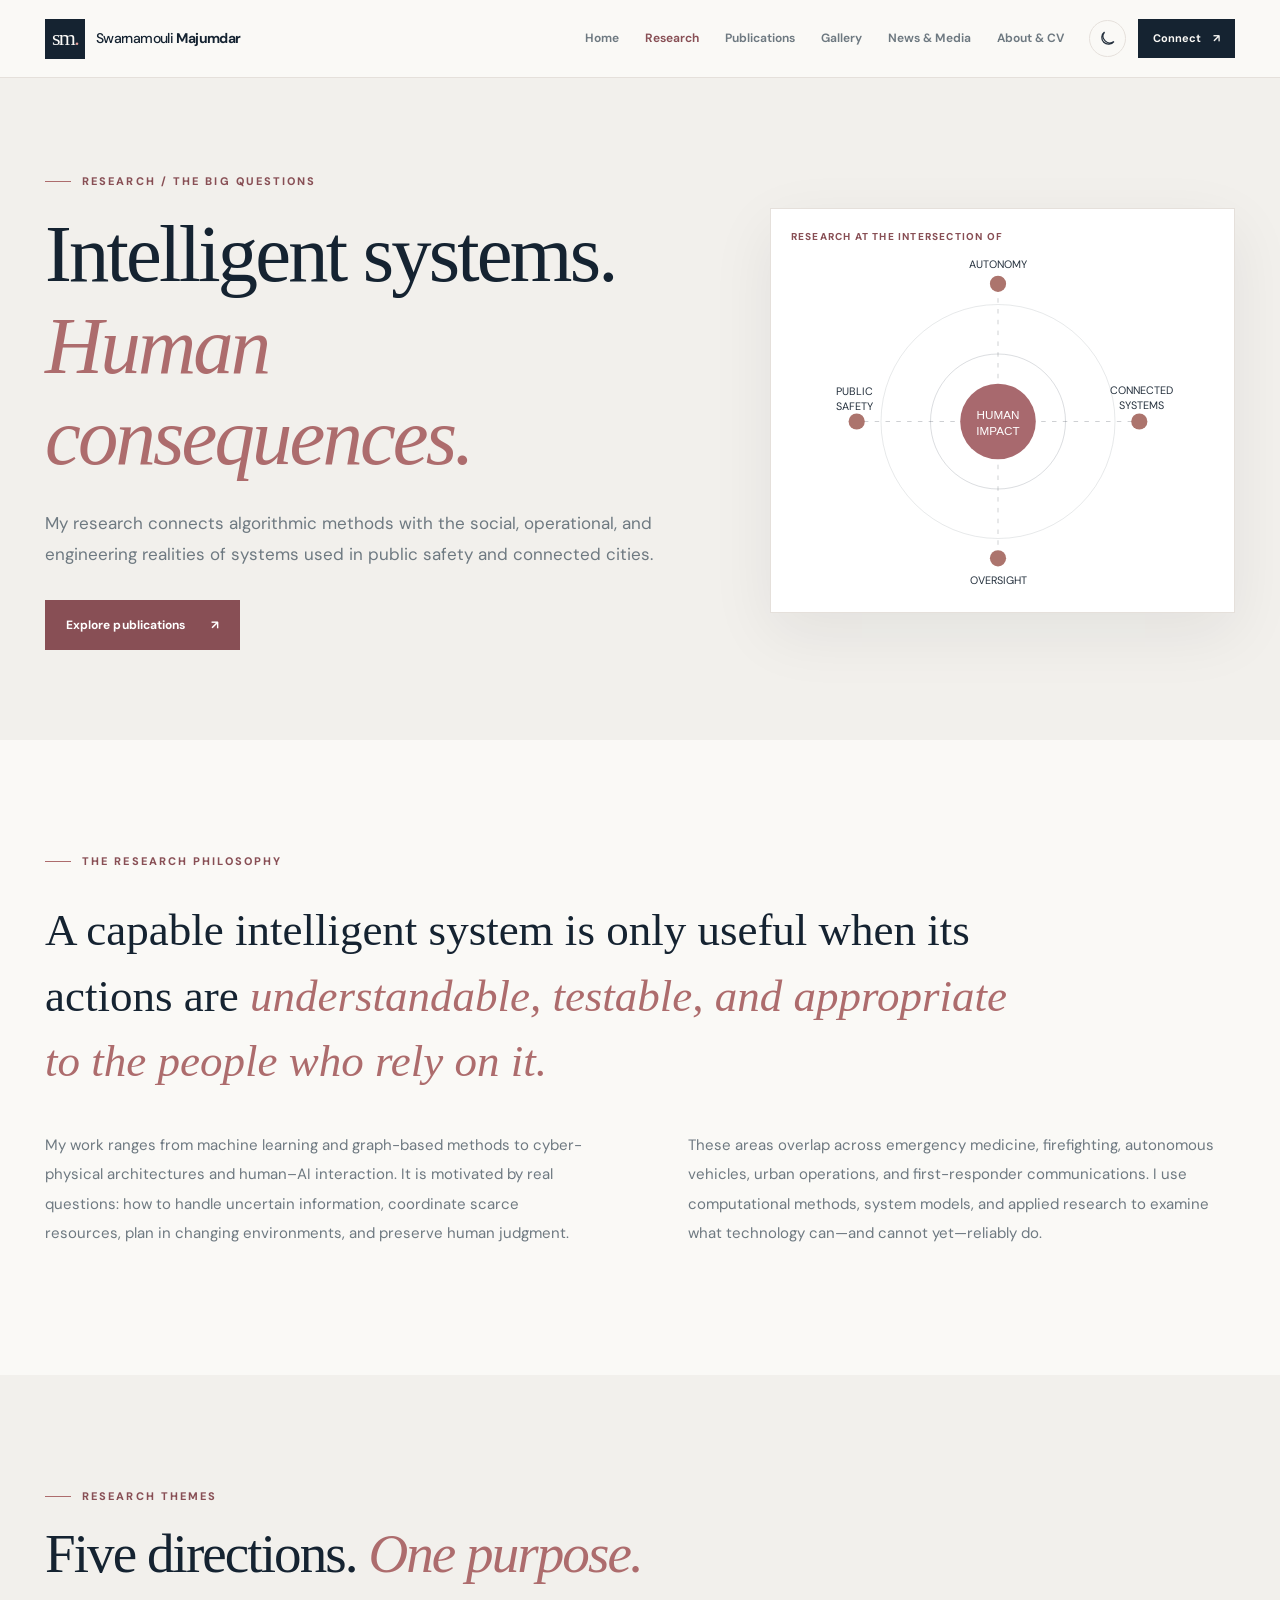
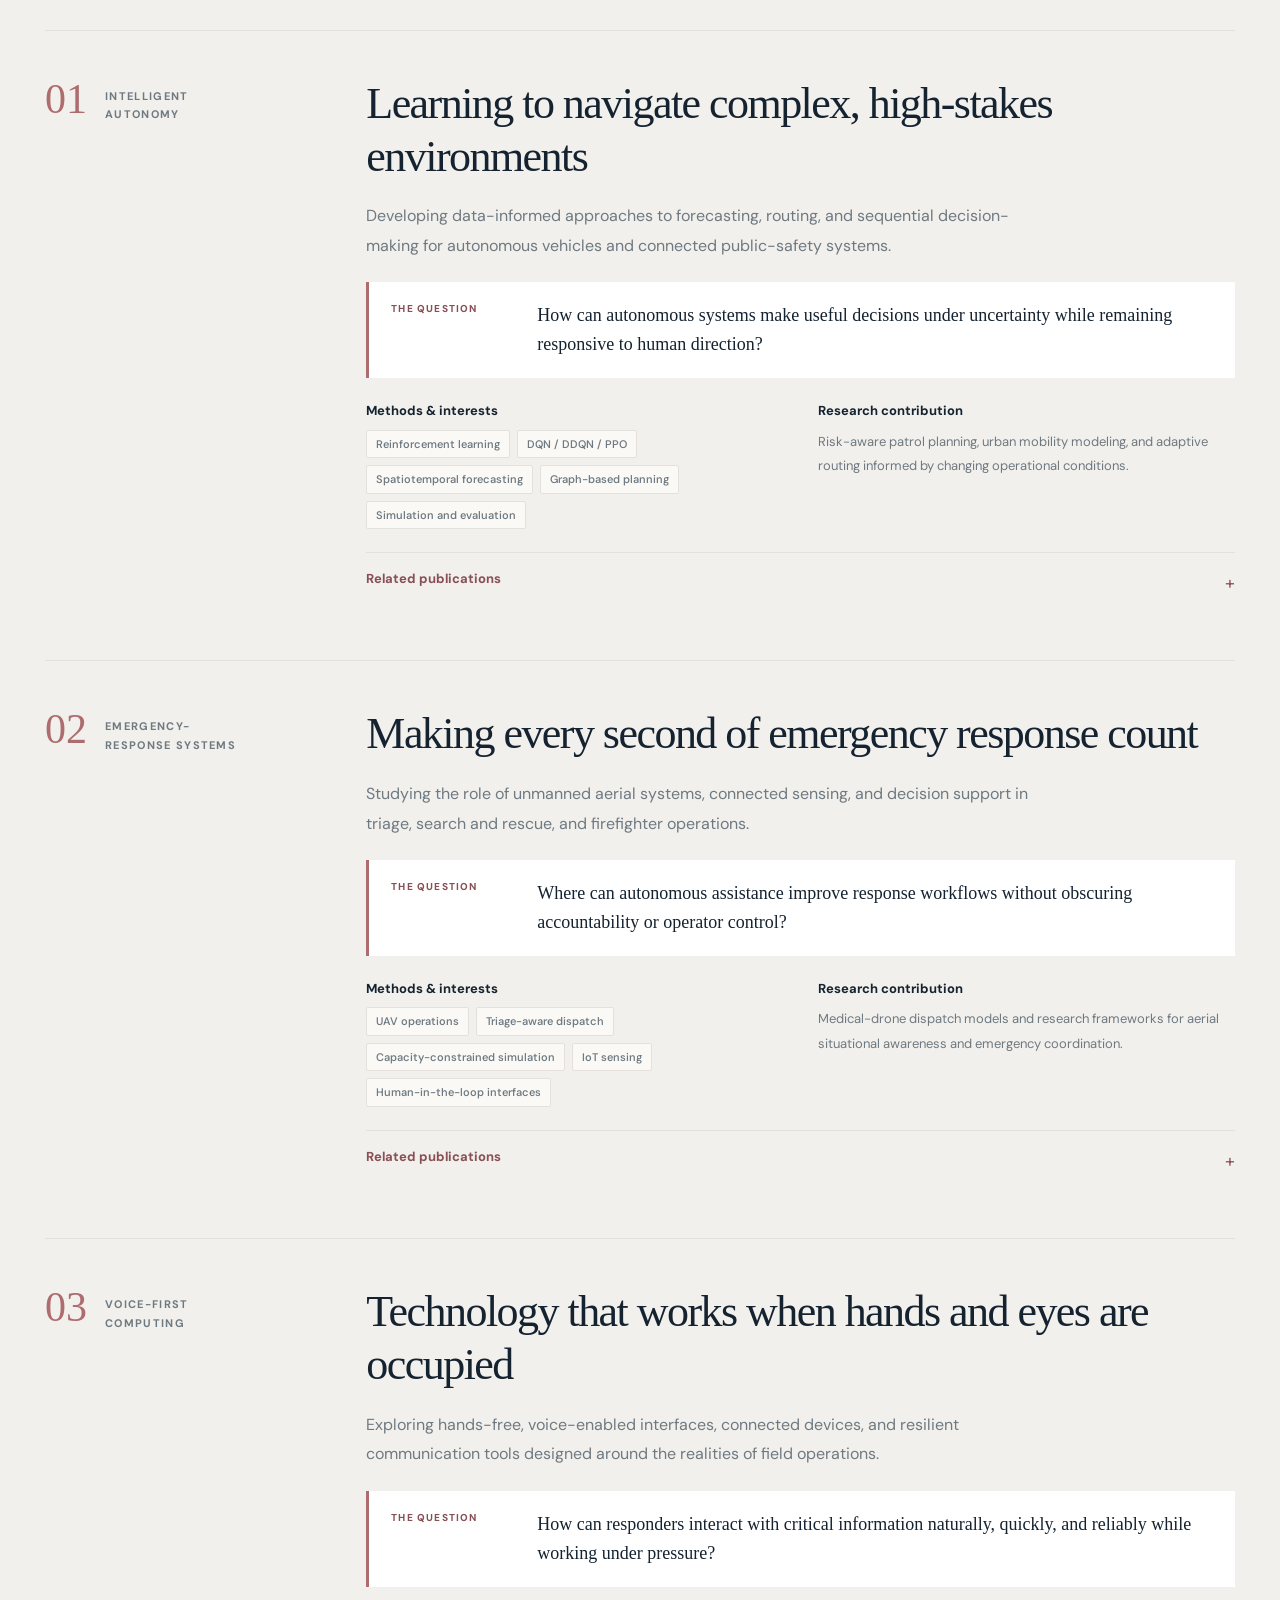
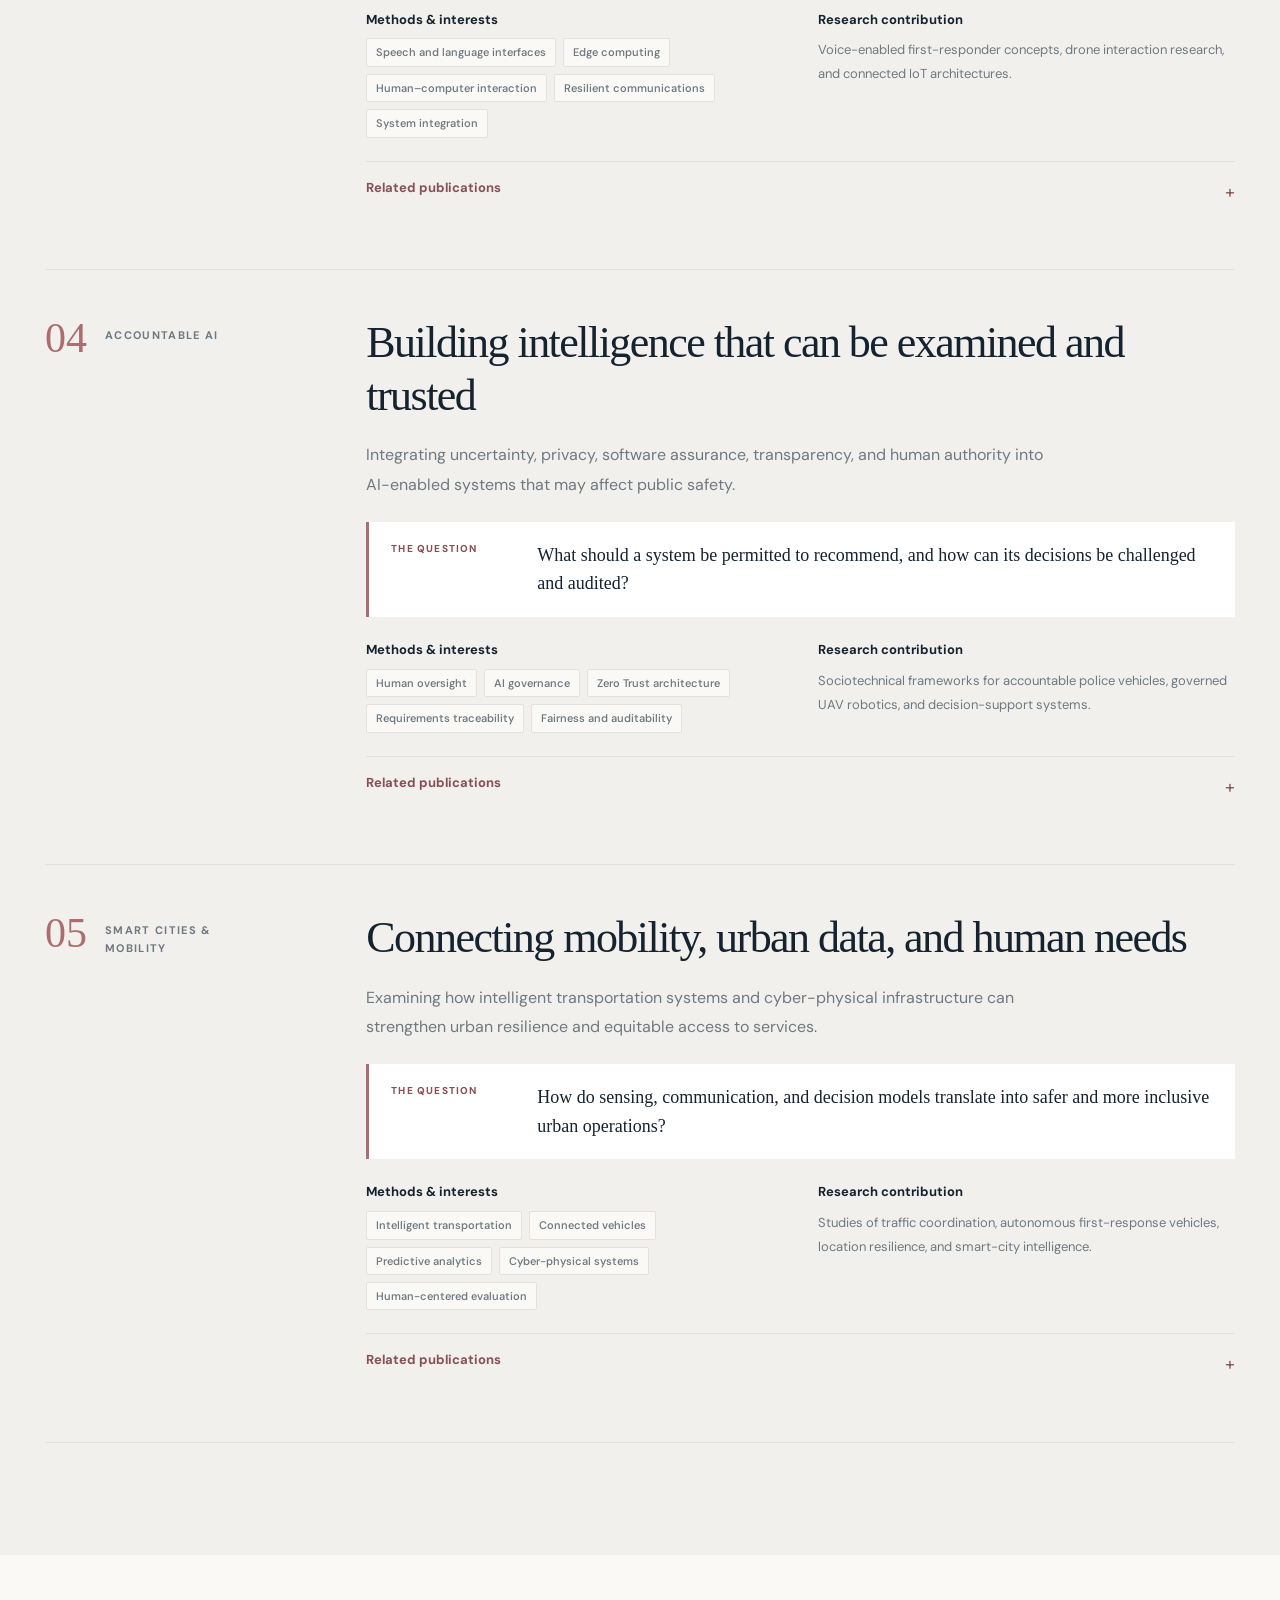
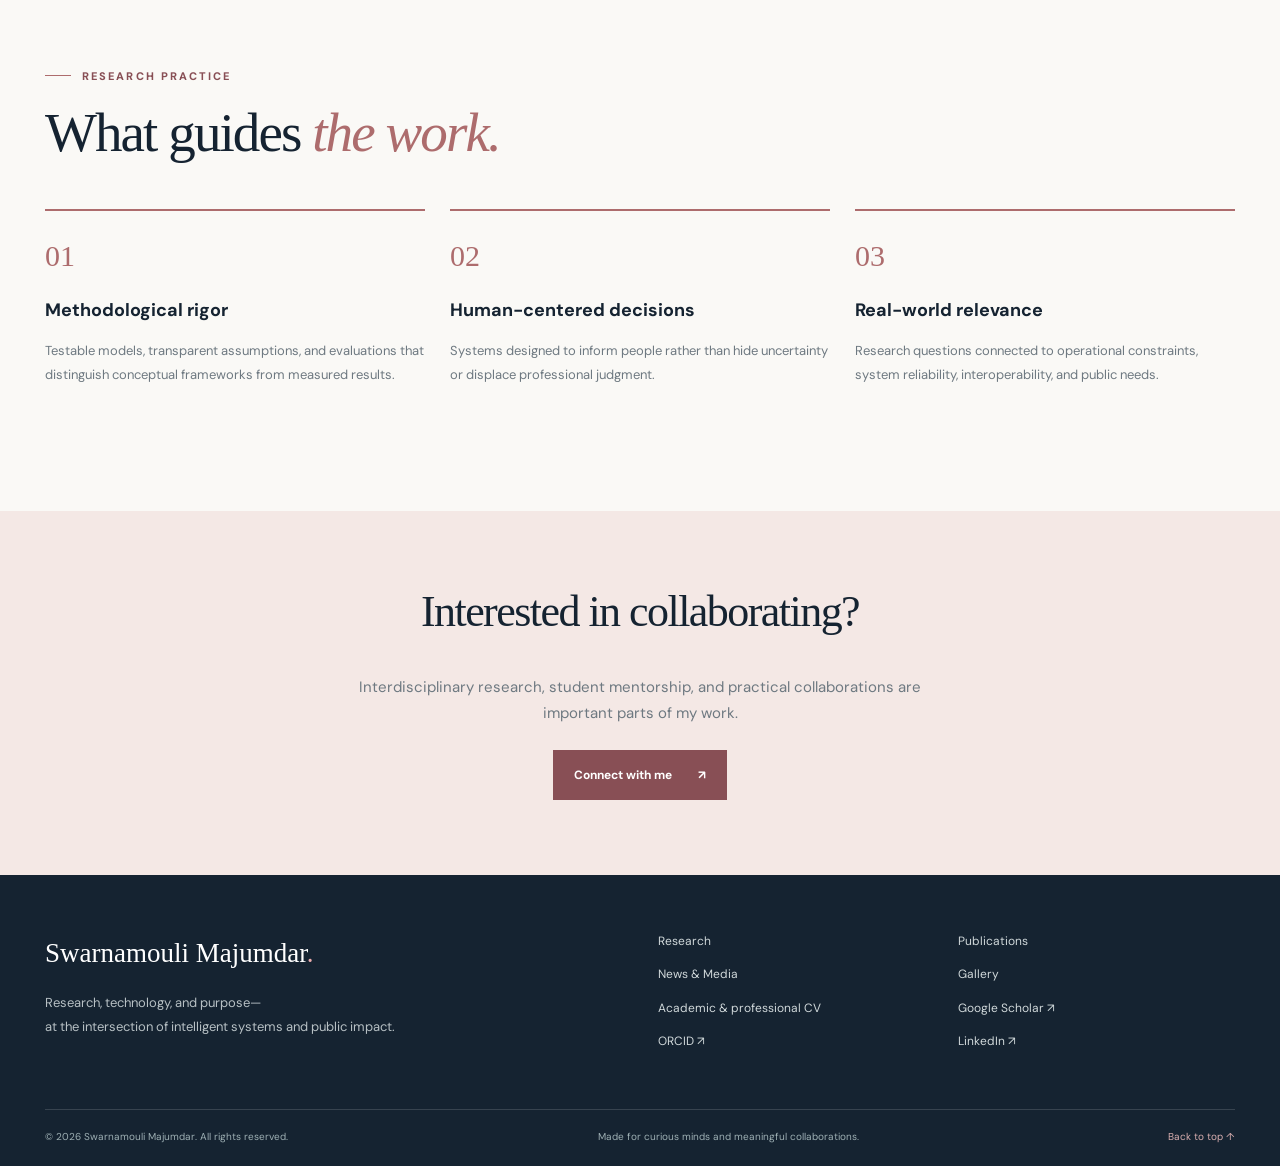
<file: research.html>
<!doctype html><html lang="en"><head>
<meta charset="utf-8"><meta name="viewport" content="width=device-width, initial-scale=1"><meta name="theme-color" content="#f9f7f3"><meta name="color-scheme" content="light dark">
<title>Research | Swarnamouli Majumdar</title><meta name="description" content="Research programs in machine learning, intelligent autonomy, emergency response, trustworthy AI, and smart cities by Swarnamouli Majumdar."><meta name="author" content="Swarnamouli Majumdar">
<meta property="og:type" content="website"><meta property="og:title" content="Research | Swarnamouli Majumdar"><meta property="og:description" content="Research programs in machine learning, intelligent autonomy, emergency response, trustworthy AI, and smart cities by Swarnamouli Majumdar."><meta property="og:url" content="https://swarnamouli.github.io/research.html"><meta property="og:image" content="https://swarnamouli.github.io/assets/og-card.png">
<meta name="twitter:card" content="summary_large_image"><link rel="canonical" href="https://swarnamouli.github.io/research.html">
<link rel="icon" href="assets/favicon.svg" type="image/svg+xml"><link rel="stylesheet" href="assets/style.css"><script>try{let t=localStorage.getItem('sm-theme');if(t)document.documentElement.dataset.theme=t}catch(e){}</script>
<script type="application/ld+json">{"@context": "https://schema.org", "@type": "Person", "name": "Swarnamouli Majumdar", "url": "https://swarnamouli.github.io/", "email": "mailto:swarna1988.19@gmail.com", "jobTitle": "Ph.D. Candidate & Founder, Zenext AI", "affiliation": [{"@type": "CollegeOrUniversity", "name": "Concordia University"}, {"@type": "Organization", "name": "Zenext AI"}], "sameAs": ["https://orcid.org/0000-0001-6443-4471", "https://www.linkedin.com/in/swarnamouli/"]}</script><script src="assets/main.js" defer></script></head>
<body><a class="skip-link" href="#main">Skip to content</a><header class="site-header" id="top"><div class="shell header-inner">
    <a class="brand" href="index.html" aria-label="Swarnamouli Majumdar — homepage"><span class="brand-mark">sm<span>.</span></span><span class="brand-word">Swarnamouli <strong>Majumdar</strong></span></a>
    <nav class="desktop-nav" aria-label="Main navigation"><a class="nav-link " href="index.html" >Home</a><a class="nav-link active" href="research.html" aria-current=page>Research</a><a class="nav-link " href="publications.html" >Publications</a><a class="nav-link " href="gallery.html" >Gallery</a><a class="nav-link " href="news.html" >News & Media</a><a class="nav-link " href="about.html" >About & CV</a></nav>
    <div class="header-actions"><button class="theme-toggle" data-theme-toggle type="button" title="Toggle color theme" aria-label="Toggle color theme"><svg aria-hidden="true" viewBox="0 0 24 24" fill="none" stroke="currentColor" stroke-width="1.6"><path d="M20.1 15.8A8.5 8.5 0 0 1 8.2 3.9 8.5 8.5 0 1 0 20.1 15.8Z"/></svg></button><a href="index.html#contact" class="header-contact">Connect <span aria-hidden="true">↗</span></a><button class="menu-toggle" data-menu-toggle type="button" aria-expanded="false" aria-controls="mobile-nav" aria-label="Open menu"><span></span><span></span><span></span></button></div>
    </div><nav id="mobile-nav" class="mobile-nav" aria-label="Mobile navigation" hidden><a class="nav-link " href="index.html" >Home</a><a class="nav-link active" href="research.html" aria-current=page>Research</a><a class="nav-link " href="publications.html" >Publications</a><a class="nav-link " href="gallery.html" >Gallery</a><a class="nav-link " href="news.html" >News & Media</a><a class="nav-link " href="about.html" >About & CV</a><a href="index.html#contact">Connect ↗</a></nav></header><main id="main"><section class="page-hero page-hero-research"><div class="shell page-hero-grid"><div><div class="eyebrow"><span class="eyebrow-line"></span>RESEARCH / THE BIG QUESTIONS</div><h1>Intelligent systems.<br><em>Human consequences.</em></h1><p>My research connects algorithmic methods with the social, operational, and engineering realities of systems used in public safety and connected cities.</p><div class="page-hero-actions"><a class="btn btn-primary" href="publications.html" ><span>Explore publications</span><span aria-hidden="true">↗</span></a></div></div><div class="diagram-panel"><div class="diagram-label">RESEARCH AT THE INTERSECTION OF</div><svg viewBox="0 0 460 400" role="img" aria-label="Diagram linking intelligent autonomy, public safety, human oversight, and connected systems"><circle cx="230" cy="195" r="130" fill="none" stroke="currentColor" stroke-opacity=".12" stroke-width="1"/><circle cx="230" cy="195" r="75" fill="none" stroke="currentColor" stroke-opacity=".18" stroke-width="1"/><path d="M230 195L230 42M230 195L387 195M230 195L230 347M230 195L73 195" stroke="currentColor" stroke-opacity=".25" stroke-dasharray="5 7"/><circle cx="230" cy="195" r="42" fill="#a8696e"/><text x="230" y="192" text-anchor="middle" fill="#fff" font-size="13" font-family="sans-serif">HUMAN</text><text x="230" y="210" text-anchor="middle" fill="#fff" font-size="13" font-family="sans-serif">IMPACT</text><circle cx="230" cy="42" r="9" fill="#ac746d"/><circle cx="387" cy="195" r="9" fill="#ac746d"/><circle cx="230" cy="347" r="9" fill="#ac746d"/><circle cx="73" cy="195" r="9" fill="#ac746d"/><text x="230" y="24" text-anchor="middle" font-size="12" fill="currentColor">AUTONOMY</text><text x="230" y="376" text-anchor="middle" font-size="12" fill="currentColor">OVERSIGHT</text><text x="70" y="165" text-anchor="middle" font-size="12" fill="currentColor">PUBLIC</text><text x="70" y="182" text-anchor="middle" font-size="12" fill="currentColor">SAFETY</text><text x="389" y="164" text-anchor="middle" font-size="12" fill="currentColor">CONNECTED</text><text x="389" y="181" text-anchor="middle" font-size="12" fill="currentColor">SYSTEMS</text></svg></div></div></section><section class="section shell narrow-intro"><div class="eyebrow"><span class="eyebrow-line"></span>THE RESEARCH PHILOSOPHY</div><p class="large-quote">A capable intelligent system is only useful when its actions are <em>understandable, testable, and appropriate to the people who rely on it.</em></p><div class="two-col-body"><p>My work ranges from machine learning and graph-based methods to cyber-physical architectures and human–AI interaction. It is motivated by real questions: how to handle uncertain information, coordinate scarce resources, plan in changing environments, and preserve human judgment.</p><p>These areas overlap across emergency medicine, firefighting, autonomous vehicles, urban operations, and first-responder communications. I use computational methods, system models, and applied research to examine what technology can—and cannot yet—reliably do.</p></div></section><section class="section soft-section"><div class="shell"><div class="section-head"><div><div class="eyebrow"><span class="eyebrow-line"></span>RESEARCH THEMES</div><h2>Five directions. <em>One purpose.</em></h2></div></div><div class="research-deep-list"><article class="research-deep" id="autonomy"><div class="research-deep-label"><span>01</span><p>Intelligent autonomy</p></div><div class="research-deep-main"><h2>Learning to navigate complex, high-stakes environments</h2><p class="deep-lead">Developing data-informed approaches to forecasting, routing, and sequential decision-making for autonomous vehicles and connected public-safety systems.</p><div class="research-question"><span>THE QUESTION</span><p>How can autonomous systems make useful decisions under uncertainty while remaining responsive to human direction?</p></div><div class="deep-columns"><div><h3>Methods & interests</h3><div class="method-list"><span class="pill method-pill">Reinforcement learning</span><span class="pill method-pill">DQN / DDQN / PPO</span><span class="pill method-pill">Spatiotemporal forecasting</span><span class="pill method-pill">Graph-based planning</span><span class="pill method-pill">Simulation and evaluation</span></div></div><div><h3>Research contribution</h3><p>Risk-aware patrol planning, urban mobility modeling, and adaptive routing informed by changing operational conditions.</p></div></div><details class="related-papers"><summary>Related publications <span aria-hidden="true">+</span></summary><ul><li><a href="https://doi.org/10.1109/ACCESS.2026.3723316" target="_blank" rel="noopener noreferrer">Adaptive Patrol Routing in Smart Cities: A Systematic Survey and Hybrid Multi-Agent Reinforcement Learning Framework ↗</a></li><li><a href="https://doi.org/10.3390/app15158565" target="_blank" rel="noopener noreferrer">Spatiotemporal Risk-Aware Patrol Planning Using Value-Based Policy Optimization and Sensor-Integrated Graph Navigation in Urban Environments ↗</a></li><li><a href="https://doi.org/10.1109/ACCESS.2026.3706076" target="_blank" rel="noopener noreferrer">Autonomous Police Vehicles for Predictive Policing: A Sociotechnical Framework for Accountable Deployment ↗</a></li></ul></details></div></article><article class="research-deep" id="response"><div class="research-deep-label"><span>02</span><p>Emergency-response systems</p></div><div class="research-deep-main"><h2>Making every second of emergency response count</h2><p class="deep-lead">Studying the role of unmanned aerial systems, connected sensing, and decision support in triage, search and rescue, and firefighter operations.</p><div class="research-question"><span>THE QUESTION</span><p>Where can autonomous assistance improve response workflows without obscuring accountability or operator control?</p></div><div class="deep-columns"><div><h3>Methods & interests</h3><div class="method-list"><span class="pill method-pill">UAV operations</span><span class="pill method-pill">Triage-aware dispatch</span><span class="pill method-pill">Capacity-constrained simulation</span><span class="pill method-pill">IoT sensing</span><span class="pill method-pill">Human-in-the-loop interfaces</span></div></div><div><h3>Research contribution</h3><p>Medical-drone dispatch models and research frameworks for aerial situational awareness and emergency coordination.</p></div></div><details class="related-papers"><summary>Related publications <span aria-hidden="true">+</span></summary><ul><li><a href="https://scholar.google.com/scholar?q=V-MEDrone%3A%20Triage-Aware%20Medical%20Drone%20Dispatch%20with%20Human%20Oversight%20and%20Capacity-Constrained%20Simulation" target="_blank" rel="noopener noreferrer">V-MEDrone: Triage-Aware Medical Drone Dispatch with Human Oversight and Capacity-Constrained Simulation ↗</a></li><li><a href="https://doi.org/10.1109/MCE.2026.3660007" target="_blank" rel="noopener noreferrer">Voice-Controlled Drones for Emergency Response: AI at the Frontline ↗</a></li><li><a href="https://doi.org/10.1007/s44564-026-00018-x" target="_blank" rel="noopener noreferrer">The SkySentience conceptual framework for accountable drone decision support in public safety ↗</a></li></ul></details></div></article><article class="research-deep" id="voice"><div class="research-deep-label"><span>03</span><p>Voice-first computing</p></div><div class="research-deep-main"><h2>Technology that works when hands and eyes are occupied</h2><p class="deep-lead">Exploring hands-free, voice-enabled interfaces, connected devices, and resilient communication tools designed around the realities of field operations.</p><div class="research-question"><span>THE QUESTION</span><p>How can responders interact with critical information naturally, quickly, and reliably while working under pressure?</p></div><div class="deep-columns"><div><h3>Methods & interests</h3><div class="method-list"><span class="pill method-pill">Speech and language interfaces</span><span class="pill method-pill">Edge computing</span><span class="pill method-pill">Human–computer interaction</span><span class="pill method-pill">Resilient communications</span><span class="pill method-pill">System integration</span></div></div><div><h3>Research contribution</h3><p>Voice-enabled first-responder concepts, drone interaction research, and connected IoT architectures.</p></div></div><details class="related-papers"><summary>Related publications <span aria-hidden="true">+</span></summary><ul><li><a href="https://doi.org/10.1109/MCE.2026.3660007" target="_blank" rel="noopener noreferrer">Voice-Controlled Drones for Emergency Response: AI at the Frontline ↗</a></li><li><a href="https://doi.org/10.1109/ISNCC62547.2024.10759061" target="_blank" rel="noopener noreferrer">Voice AI IoT Model for Rescue Operations Among First Responders for Disaster Management ↗</a></li><li><a href="https://doi.org/10.1109/CCWC62904.2025.10903555" target="_blank" rel="noopener noreferrer">First Responder Communication Systems: Interoperability and Situational Awareness Optimization ↗</a></li></ul></details></div></article><article class="research-deep" id="trust"><div class="research-deep-label"><span>04</span><p>Accountable AI</p></div><div class="research-deep-main"><h2>Building intelligence that can be examined and trusted</h2><p class="deep-lead">Integrating uncertainty, privacy, software assurance, transparency, and human authority into AI-enabled systems that may affect public safety.</p><div class="research-question"><span>THE QUESTION</span><p>What should a system be permitted to recommend, and how can its decisions be challenged and audited?</p></div><div class="deep-columns"><div><h3>Methods & interests</h3><div class="method-list"><span class="pill method-pill">Human oversight</span><span class="pill method-pill">AI governance</span><span class="pill method-pill">Zero Trust architecture</span><span class="pill method-pill">Requirements traceability</span><span class="pill method-pill">Fairness and auditability</span></div></div><div><h3>Research contribution</h3><p>Sociotechnical frameworks for accountable police vehicles, governed UAV robotics, and decision-support systems.</p></div></div><details class="related-papers"><summary>Related publications <span aria-hidden="true">+</span></summary><ul><li><a href="https://doi.org/10.1007/s44430-026-00042-4" target="_blank" rel="noopener noreferrer">A systematic review and Zero Trust governance framework for agentic UAV robotics in public safety ↗</a></li><li><a href="https://doi.org/10.1007/s44564-026-00018-x" target="_blank" rel="noopener noreferrer">The SkySentience conceptual framework for accountable drone decision support in public safety ↗</a></li><li><a href="https://doi.org/10.1109/ACCESS.2026.3706076" target="_blank" rel="noopener noreferrer">Autonomous Police Vehicles for Predictive Policing: A Sociotechnical Framework for Accountable Deployment ↗</a></li></ul></details></div></article><article class="research-deep" id="mobility"><div class="research-deep-label"><span>05</span><p>Smart cities &amp; mobility</p></div><div class="research-deep-main"><h2>Connecting mobility, urban data, and human needs</h2><p class="deep-lead">Examining how intelligent transportation systems and cyber-physical infrastructure can strengthen urban resilience and equitable access to services.</p><div class="research-question"><span>THE QUESTION</span><p>How do sensing, communication, and decision models translate into safer and more inclusive urban operations?</p></div><div class="deep-columns"><div><h3>Methods & interests</h3><div class="method-list"><span class="pill method-pill">Intelligent transportation</span><span class="pill method-pill">Connected vehicles</span><span class="pill method-pill">Predictive analytics</span><span class="pill method-pill">Cyber-physical systems</span><span class="pill method-pill">Human-centered evaluation</span></div></div><div><h3>Research contribution</h3><p>Studies of traffic coordination, autonomous first-response vehicles, location resilience, and smart-city intelligence.</p></div></div><details class="related-papers"><summary>Related publications <span aria-hidden="true">+</span></summary><ul><li><a href="https://doi.org/10.1007/s44163-026-02062-w" target="_blank" rel="noopener noreferrer">Human centered artificial intelligence for smart city traffic coordination ↗</a></li><li><a href="https://doi.org/10.1109/CCNCPS66785.2025.11135618" target="_blank" rel="noopener noreferrer">Resilient Smart Cities Through AI-Enabled Cyber-Physical Systems: Autonomous Vehicles as Decentralized First Responders ↗</a></li><li><a href="https://doi.org/10.3390/electronics14061207" target="_blank" rel="noopener noreferrer">From Vulnerability to Resilience: Securing Public Safety GPS and Location Services with Smart Radio, Blockchain, and AI-Driven Adaptability ↗</a></li></ul></details></div></article></div></div></section><section class="section shell research-values"><div class="section-head"><div><div class="eyebrow"><span class="eyebrow-line"></span>RESEARCH PRACTICE</div><h2>What guides <em>the work.</em></h2></div></div><div class="values-grid"><div><span>01</span><h3>Methodological rigor</h3><p>Testable models, transparent assumptions, and evaluations that distinguish conceptual frameworks from measured results.</p></div><div><span>02</span><h3>Human-centered decisions</h3><p>Systems designed to inform people rather than hide uncertainty or displace professional judgment.</p></div><div><span>03</span><h3>Real-world relevance</h3><p>Research questions connected to operational constraints, system reliability, interoperability, and public needs.</p></div></div></section><section class="research-end"><div class="shell"><h2>Interested in collaborating?</h2><p>Interdisciplinary research, student mentorship, and practical collaborations are important parts of my work.</p><a class="btn btn-primary" href="mailto:swarna1988.19@gmail.com" ><span>Connect with me</span><span aria-hidden="true">↗</span></a></div></section></main><footer class="footer"><div class="shell"><div class="footer-top"><div><a class="footer-name" href="index.html">Swarnamouli Majumdar<span>.</span></a><p>Research, technology, and purpose—<br>at the intersection of intelligent systems and public impact.</p></div><div class="footer-links"><a href="research.html">Research</a><a href="publications.html">Publications</a><a href="news.html">News & Media</a><a href="gallery.html">Gallery</a><a href="about.html">Academic & professional CV</a><a href="https://scholar.google.ca/citations?user=PvWQuuMAAAAJ&amp;hl=en" target="_blank" rel="noopener noreferrer">Google Scholar ↗</a><a href="https://orcid.org/0000-0001-6443-4471" target="_blank" rel="noopener noreferrer">ORCID ↗</a><a href="https://www.linkedin.com/in/swarnamouli/" target="_blank" rel="noopener noreferrer">LinkedIn ↗</a></div></div><div class="footer-bottom"><span>© <span id="copyright-year">2026</span> Swarnamouli Majumdar. All rights reserved.</span><span>Made for curious minds and meaningful collaborations.</span><a href="#top">Back to top ↑</a></div></div></footer></body></html>
</file>
<file: assets/style.css>
@import url('https://fonts.googleapis.com/css2?family=DM+Sans:wght@400;450;500;550;600;650;700&family=Manrope:wght@400;500;600;700;800&display=swap');
:root {
  --paper:#faf9f6; --paper-alt:#f2f0ec; --surface:#ffffff; --surface-muted:#f5f0ed;
  --ink:#24303d; --ink-deep:#152331; --muted:#6e7981; --line:#e5e0db;
  --accent:#ad6c6d; --accent-dark:#884f55; --accent-pale:#f4e8e5;
  --forest:#193b3b; --dark-panel:#24333c; --shadow:0 20px 60px rgba(23,31,40,.07);
  --serif:Georgia,'Times New Roman',serif; --sans:'DM Sans', 'Manrope',system-ui,-apple-system,'Segoe UI',sans-serif;
  --header-h:78px; --radius:3px;
}
:root[data-theme="dark"] {
  --paper:#10191f; --paper-alt:#17232a; --surface:#1d2c33; --surface-muted:#27343b;
  --ink:#f5f0e9; --ink-deep:#fbf7f1; --muted:#aab9c0; --line:#33444b;
  --accent:#df999a; --accent-dark:#edb5b0; --accent-pale:#3b2a32;
  --forest:#172f31; --dark-panel:#1e313b; --shadow:0 20px 60px rgba(0,0,0,.16);
}
* {box-sizing:border-box}html{scroll-behavior:smooth;scroll-padding-top:96px}body{margin:0;background:var(--paper);color:var(--ink);font-family:var(--sans);font-size:15px;line-height:1.68;-webkit-font-smoothing:antialiased}button,input,select{font:inherit}button{cursor:pointer}a{color:inherit;text-decoration:none}a:hover{color:var(--accent-dark)}img,svg{max-width:100%}h1,h2,h3,h4,p{margin-top:0}h1,h2{color:var(--ink-deep);letter-spacing:-.035em}h1,h2,h3{line-height:1.2}h1,h2{font-family:var(--serif);font-weight:normal}h1 em,h2 em,.large-quote em{font-family:var(--serif);font-weight:normal;font-style:italic;color:var(--accent)}p{color:var(--muted)}button:focus-visible,a:focus-visible,select:focus-visible,input:focus-visible,summary:focus-visible{outline:3px solid var(--accent);outline-offset:4px}.shell{width:min(1190px,calc(100% - 88px));margin:auto}.section{padding-top:112px;padding-bottom:112px}.soft-section{background:var(--paper-alt)}.sr-only{position:absolute;width:1px;height:1px;padding:0;margin:-1px;overflow:hidden;clip:rect(0,0,0,0);white-space:nowrap;border:0}.skip-link{position:absolute;left:12px;top:-80px;z-index:10000;background:var(--accent);color:#fff;padding:12px 18px}.skip-link:focus{top:12px}
/* Header */
.site-header{height:var(--header-h);position:sticky;top:0;z-index:200;background:color-mix(in srgb,var(--paper) 94%,transparent);backdrop-filter:blur(18px);border-bottom:1px solid var(--line)}.header-inner{height:100%;display:flex;align-items:center;justify-content:space-between;gap:25px}.brand{display:flex;align-items:center;gap:11px;flex-shrink:0}.brand-mark{display:flex;align-items:center;justify-content:center;width:40px;height:40px;background:var(--ink-deep);color:var(--paper);font-family:var(--serif);font-size:22px;letter-spacing:-.08em}.brand-mark span{color:#e5a19c}.brand-word{font-size:14px;letter-spacing:-.045em;font-weight:500;color:var(--ink-deep);white-space:nowrap}.brand-word strong{font-weight:700}.desktop-nav{display:flex;align-items:center;gap:26px;margin-left:auto}.nav-link{color:var(--muted);font-size:12px;font-weight:650;white-space:nowrap;transition:color .2s}.nav-link:hover,.nav-link.active{color:var(--accent-dark)}.header-actions{display:flex;align-items:center;gap:12px}.theme-toggle{width:37px;height:37px;padding:8px;display:grid;place-items:center;background:transparent;border:1px solid var(--line);color:var(--ink);border-radius:50%}.theme-toggle svg{width:19px}.header-contact{white-space:nowrap;padding:10px 15px;background:var(--ink-deep);color:var(--paper);font-size:11px;letter-spacing:.015em;font-weight:700}.header-contact:hover{background:var(--accent-dark);color:#fff}.header-contact span{margin-left:8px}.menu-toggle{display:none;flex-direction:column;justify-content:center;gap:5px;border:0;background:transparent;width:36px;height:36px;padding:6px}.menu-toggle span{display:block;width:100%;height:2px;background:var(--ink)}.mobile-nav{background:var(--paper);box-shadow:0 10px 18px rgba(0,0,0,.06);border-bottom:1px solid var(--line);padding:15px 6% 22px}.mobile-nav[hidden]{display:none}.mobile-nav a{display:block;padding:12px 0;border-bottom:1px solid var(--line);font-weight:600}
/* Shared type and buttons */
.eyebrow{font-size:11px;letter-spacing:.19em;font-weight:800;color:var(--accent-dark);display:flex;gap:11px;align-items:center;text-transform:uppercase}.eyebrow-line{display:inline-block;width:26px;height:1px;background:var(--accent)}.section-head{display:flex;justify-content:space-between;align-items:end;gap:28px;margin-bottom:45px}.section-head h2{font-size:clamp(36px,4.3vw,58px);margin:17px 0 0;line-height:1.13}.section-desc{font-size:15px;max-width:620px;margin:14px 0 0}.head-link,.text-link{font-weight:700;color:var(--accent-dark);font-size:13px;white-space:nowrap}.text-link .arrow{margin-left:5px}.head-link:hover,.text-link:hover{color:var(--ink-deep)}.btn{display:inline-flex;align-items:center;justify-content:space-between;gap:26px;padding:14px 20px;min-height:49px;font-size:12px;font-weight:700;letter-spacing:.005em;border:1px solid transparent;transition:transform .2s,background .2s,color .2s}.btn:hover{transform:translateY(-2px)}.btn-primary{background:var(--accent-dark);color:#fff}.btn-primary:hover{background:var(--ink-deep);color:var(--paper)}.btn-secondary{background:transparent;color:var(--ink-deep);border:1px solid var(--line)}.btn-secondary:hover{border-color:var(--accent);background:var(--surface);color:var(--accent-dark)}.btn-dark{background:var(--ink-deep);color:var(--paper)}.btn-dark:hover{background:var(--accent-dark);color:#fff}.pill{font-size:10px;font-weight:800;letter-spacing:.045em;padding:4px 9px;border-radius:2px;background:var(--accent-pale);color:var(--accent-dark)}.pill-subtle{background:var(--paper-alt);color:var(--muted)}.card-overline{color:var(--accent-dark);font-size:10px;letter-spacing:.16em;text-transform:uppercase;font-weight:800}
/* Hero */
.hero{min-height:653px;display:grid;grid-template-columns:1.05fr .95fr;gap:58px;align-items:center;padding-top:66px;padding-bottom:64px}.hero-content{position:relative;z-index:1}.hero h1{font-size:clamp(64px,6.65vw,100px);line-height:1.025;margin:21px 0 21px;letter-spacing:-.065em}.hero .period{color:var(--accent)}.hero-lead{max-width:575px;font-size:16px;line-height:1.85;color:var(--muted)}.hero-tags{display:flex;flex-wrap:wrap;gap:12px 19px;margin:30px 0 31px}.hero-tags span{font-size:10px;letter-spacing:.1em;font-weight:800;color:var(--muted);display:flex;gap:9px;align-items:center}.hero-tags span:before{content:'';height:5px;width:5px;border-radius:50%;background:var(--accent)}.hero-buttons{display:flex;flex-wrap:wrap;gap:11px}.hero-social{margin-top:35px;display:flex;gap:23px;font-size:12px;font-weight:700}.hero-social a{border-bottom:1px solid var(--line)}.hero-visual{height:560px;min-width:0;position:relative;display:flex;align-items:center;justify-content:center}.hero-visual:before{content:'';position:absolute;top:17%;left:9%;right:12%;bottom:6%;background:var(--accent-pale);transform:rotate(-9deg);border-radius:45% 45% 8% 8%}.hero-visual-deco{position:absolute;border:1px solid var(--line);border-radius:50%}.deco-a{width:480px;height:480px;top:1%;left:0}.deco-b{width:360px;height:360px;right:-8%;bottom:5%}.portrait-frame{position:relative;width:74%;height:76%;overflow:hidden;box-shadow:var(--shadow);border:7px solid var(--surface);background:linear-gradient(135deg,#e2c1b6,#e8dacf);z-index:2}.portrait-frame img{width:100%;height:100%;display:block;object-fit:cover}.portrait-frame-corner{position:absolute;top:15px;left:15px;width:22px;height:22px;border-top:2px solid rgba(255,255,255,.8);border-left:2px solid rgba(255,255,255,.8)}.portrait-name{display:flex;align-items:center;gap:13px;position:absolute;right:2%;bottom:0;z-index:3;font-weight:800;font-size:10px;line-height:1.6;letter-spacing:.12em}.portrait-name small{font-size:9px;letter-spacing:.11em;color:var(--muted)}.portrait-line{width:38px;height:1px;background:var(--accent)}.role-float{position:absolute;left:-4%;bottom:15%;z-index:5;background:var(--surface);box-shadow:var(--shadow);padding:15px 18px;min-width:205px;display:flex;align-items:center;gap:10px;border-left:3px solid var(--accent)}.role-dot{height:9px;width:9px;border:2px solid var(--accent);border-radius:50%}.role-float strong{display:block;font-size:12px;line-height:1.5}.role-float small{display:block;font-size:10px;color:var(--muted)}.founder-float{position:absolute;z-index:5;right:-4%;top:13%;background:var(--ink-deep);color:var(--paper);padding:13px 18px;min-width:155px;display:grid;grid-template-columns:1fr auto}.founder-float strong{font-size:12px}.founder-float span:nth-of-type(1){font-size:11px;grid-column:1;opacity:.75}.founder-float span:last-child{grid-column:2;grid-row:1/3;align-self:center;font-size:17px;color:#f4b6b5}.hero-strip{background:var(--ink-deep);color:#fff}.strip-inner{min-height:98px;display:grid;grid-template-columns:repeat(3,1fr);align-items:center}.strip-inner>div{padding:14px 35px;border-left:1px solid #ffffff26}.strip-inner>div:first-child{border-left:0;padding-left:0}.strip-inner strong,.strip-inner span{display:block}.strip-inner strong{font-size:12px;letter-spacing:.06em;color:#ecb4b1}.strip-inner span{font-size:12px;color:#d5d8db;margin-top:4px}
/* About */
.about-grid{display:grid;grid-template-columns:.95fr 1fr;gap:11%}.about-statement{min-height:310px;background:var(--surface-muted);padding:38px;display:flex;flex-direction:column;justify-content:space-between;border-left:3px solid var(--accent)}.about-statement>p{font-size:clamp(23px,2.65vw,32px);line-height:1.5;font-family:var(--serif);color:var(--ink-deep);letter-spacing:-.015em}.about-statement>p span{color:var(--accent-dark);font-style:italic}.about-statement-bottom{font-size:10px;letter-spacing:.12em;font-weight:750;color:var(--muted)}.about-statement-bottom span{color:var(--accent);margin:0 8px}.about-copy p{font-size:15px;line-height:1.95;margin-bottom:19px}.about-copy strong{color:var(--ink-deep);font-weight:700}.about-copy .text-link{display:inline-block;margin-top:6px}
/* Research cards */
.research-grid{display:grid;grid-template-columns:repeat(6,1fr);gap:15px}.research-card{grid-column:span 2;background:var(--surface);padding:29px 26px 27px;min-height:340px;border:1px solid var(--line);display:flex;flex-direction:column;transition:transform .22s,box-shadow .22s}.research-card:nth-child(4),.research-card:nth-child(5){grid-column:span 3;min-height:310px}.research-card:hover{transform:translateY(-5px);box-shadow:var(--shadow)}.research-card-number{font-size:10px;font-weight:750;color:var(--accent-dark);letter-spacing:.1em;text-transform:uppercase}.research-icon{position:relative;width:54px;height:54px;margin:19px 0 13px;border:1px solid var(--line);border-radius:50%;display:flex;align-items:center;justify-content:center;gap:5px}.research-icon span{height:8px;width:8px;background:var(--accent);border-radius:50%}.research-icon span:nth-child(2){background:var(--ink-deep);height:16px;width:16px}.research-icon-voice span{border-radius:2px}.research-icon-response span{width:7px;height:23px;border-radius:2px;transform:rotate(-20deg)}.research-icon-response span:nth-child(2){height:15px}.research-icon-trust span{border:2px solid var(--accent);background:transparent;width:14px;height:14px}.research-icon-mobility span{width:19px;height:3px;border-radius:1px}.research-card h3{font-family:var(--serif);font-weight:normal;font-size:24px;color:var(--ink-deep);letter-spacing:-.02em;line-height:1.28;margin-bottom:11px}.research-card p{font-size:13px;line-height:1.75}.research-card .text-link{margin-top:auto;padding-top:14px}
/* Highlights */
.highlight-grid{display:grid;grid-template-columns:.8fr 1.2fr;gap:10%}.highlight-intro{background:var(--surface-muted);padding:37px 35px;border-top:3px solid var(--accent)}.highlight-small{font-size:10px;letter-spacing:.13em;font-weight:800;color:var(--accent-dark)}.highlight-intro h3{font-family:var(--serif);font-weight:normal;font-size:29px;line-height:1.35;margin-top:23px;color:var(--ink-deep)}.highlight-intro p{line-height:1.85}.news-row{display:grid;grid-template-columns:56px 1fr 24px;gap:24px;border-bottom:1px solid var(--line);padding:24px 0}.news-row:first-child{padding-top:5px}.news-year{color:var(--accent-dark);font-weight:800;font-size:12px}.news-row h3{font-size:16px;color:var(--ink-deep);margin-bottom:7px;font-weight:750}.news-row p{font-size:13px;margin:0;line-height:1.75}.news-arrow{color:var(--accent)}
/* Publications */
.pub-feature-grid{display:grid;grid-template-columns:repeat(2,1fr);gap:14px}.pub-card{padding:25px 28px;background:var(--surface);border:1px solid var(--line);display:flex;flex-direction:column;min-height:238px;transition:border-color .2s}.pub-card:hover{border-color:var(--accent)}.pub-meta{display:flex;align-items:center;gap:7px;flex-wrap:wrap}.pub-topic{margin-left:auto;font-size:10px;color:var(--muted);font-weight:650}.pub-card h3{font-weight:750;line-height:1.5;font-size:16px;letter-spacing:-.012em;margin:18px 0 12px;color:var(--ink-deep)}.pub-card h3 a:hover{color:var(--accent-dark)}.pub-venue{font-size:12px;line-height:1.6;margin-bottom:19px}.pub-actions{display:flex;align-items:center;gap:18px;margin-top:auto}.copy-button{font-size:11px;font-weight:650;border:0;background:transparent;color:var(--muted);padding:1px}.copy-button:hover{color:var(--accent-dark)}.section-footnote{font-size:12px;margin:20px 0 0}.section-footnote a{text-decoration:underline;text-decoration-color:var(--accent)}
/* Innovation projects */
.projects-grid{display:grid;grid-template-columns:repeat(2,1fr);gap:24px}.project-card{border:1px solid var(--line);background:var(--surface);display:grid;grid-template-columns:43% 57%;min-height:275px}.project-art{position:relative;overflow:hidden;background:#e5e6e1;min-height:275px;display:flex;align-items:center;justify-content:center}.project-art.art-02{background:#e0d5cf}.project-art.art-03{background:#dfe4e4}.project-art.art-04{background:#e4dcd7}.art-orbit{width:240px;height:240px;border:1px solid #827e7955;border-radius:50%;position:absolute}.art-orbit-2{width:150px;height:150px}.art-center{font-family:var(--serif);color:#77504d;font-size:92px;font-style:italic;opacity:.82;z-index:1;line-height:1}.art-02 .art-center{color:#75524e}.art-03 .art-center{color:#486565}.art-footnote{position:absolute;bottom:18px;left:18px;font-size:9px;letter-spacing:.1em;text-transform:uppercase;color:#687272;font-weight:700}.project-art-number{position:absolute;left:18px;top:16px;font-size:11px;color:#52605e;font-weight:800}.project-body{padding:26px;display:flex;flex-direction:column}.project-body .card-overline{margin-bottom:12px}.project-body h3{font-family:var(--serif);font-weight:normal;color:var(--ink-deep);font-size:26px;margin-bottom:6px}.project-body h4{font-size:13px;font-weight:750;color:var(--ink);line-height:1.5;margin-bottom:10px}.project-body p:not(.card-overline){font-size:12px;line-height:1.8}.project-body .text-link{margin-top:auto;padding-top:9px}
/* Awards */
.acclaim-section{background:#24343c;color:#fff;padding:105px 0}.acclaim-grid{display:grid;grid-template-columns:.82fr 1.18fr;gap:12%}.eyebrow-light{color:#e7a8aa}.acclaim-section h2{color:#fdf8f3;font-size:clamp(44px,5vw,66px);margin-top:24px}.acclaim-section h2 em{color:#eba7a6}.acclaim-section>div>div>p{color:#bdc9cc;max-width:365px;line-height:1.85}.light-link{font-size:12px;font-weight:700;color:#f2baba;display:inline-block;margin-top:16px}.light-link span{margin-left:7px}.light-link:hover{color:#fff}.award-row{padding:22px 0;display:grid;grid-template-columns:55px 1fr 20px;gap:19px;border-bottom:1px solid #ffffff32}.award-row:first-child{padding-top:0}.award-row>span:first-child{font-size:12px;color:#efaeb0;font-weight:750}.award-row>span:last-child{color:#efaeb0}.award-row h3{font-size:15px;color:#fff;font-weight:700;margin-bottom:5px}.award-row p{color:#b5c4ca;font-size:12px;margin:0;line-height:1.65}
/* Career preview */
.experience-preview{display:grid;grid-template-columns:.75fr 1.25fr;gap:11%;align-items:center}.exp-logo-panel{height:295px;background:var(--surface-muted);border:1px solid var(--line);display:flex;align-items:center;justify-content:center;gap:17px;flex-wrap:wrap;padding:32px}.exp-logo-panel span{font-family:var(--serif);font-size:32px;color:var(--accent-dark)}.exp-line{height:1px;background:var(--accent);width:52px}.exp-logo-panel p{width:100%;text-align:center;letter-spacing:.15em;font-size:10px;font-weight:700;text-transform:uppercase;margin:0}.exp-preview-row{display:grid;grid-template-columns:124px 1fr;gap:16px;padding:18px 0;border-bottom:1px solid var(--line)}.exp-preview-row>span{font-size:12px;color:var(--accent-dark);font-weight:750}.exp-preview-row strong{color:var(--ink-deep);font-size:14px}.exp-preview-row p{font-size:12px;margin:3px 0 0}
/* Teaching and CTA */
.teaching-grid{display:grid;grid-template-columns:1fr 1fr;gap:14%}.teaching-grid h2{font-size:clamp(38px,4.5vw,60px);margin:17px 0 0}.teaching-grid>div:nth-child(2) p{line-height:1.9}.contact-section{background:var(--accent-pale);padding:100px 0}.contact-inner{display:grid;grid-template-columns:1.4fr .6fr;gap:40px;align-items:end}.contact-inner h2{font-size:clamp(45px,5.5vw,72px);margin:19px 0}.contact-inner p{max-width:525px;margin-bottom:0}.contact-aside{display:flex;flex-direction:column;align-items:start;gap:20px;padding-bottom:16px}.contact-aside>a:not(.btn){font-size:12px;font-weight:700;border-bottom:1px solid var(--accent)}.contact-aside>a span{margin-left:8px}
/* Footer */
.footer{background:var(--ink-deep);color:#f8f6f3;padding:56px 0 20px}.footer-top{display:grid;grid-template-columns:1fr 1fr;gap:35px;padding-bottom:58px}.footer-name{font-family:var(--serif);font-size:27px;color:#fff}.footer-name span{color:#ebacad}.footer-top p{color:#b7c0c4;font-size:13px;max-width:350px;line-height:1.8;margin-top:15px}.footer-links{display:grid;grid-template-columns:1fr 1fr;gap:13px 23px;align-content:center}.footer-links a{color:#d0d8da;font-size:12px}.footer-links a:hover{color:#f0b0af}.footer-bottom{border-top:1px solid #ffffff25;padding-top:19px;display:flex;justify-content:space-between;gap:15px;font-size:10px;color:#9eb0b4}.footer-bottom a{color:#d9afb0}
/* Shared secondary-page hero */
.page-hero{background:var(--paper-alt);padding:94px 0 90px}.page-hero h1{font-size:clamp(53px,6.3vw,83px);line-height:1.13;margin:18px 0 26px}.page-hero p{font-size:17px;max-width:710px;line-height:1.85}.page-hero-grid{display:grid;grid-template-columns:1.15fr .85fr;gap:8%;align-items:center}.page-hero-actions{margin-top:29px}.diagram-panel{height:405px;background:var(--surface);border:1px solid var(--line);padding:20px;box-shadow:var(--shadow);overflow:hidden}.diagram-label{font-size:10px;color:var(--accent-dark);letter-spacing:.12em;font-weight:800}.diagram-panel svg{height:360px;color:var(--ink)}.narrow-intro{max-width:1190px}.large-quote{font-family:var(--serif);font-size:clamp(30px,3.6vw,45px);color:var(--ink-deep);max-width:1000px;line-height:1.45;margin:28px 0 37px}.two-col-body{display:grid;grid-template-columns:1fr 1fr;gap:8%}.two-col-body p{line-height:1.95;font-size:15px}.research-deep-list{border-top:1px solid var(--line)}.research-deep{display:grid;grid-template-columns:27% 73%;padding:47px 0;border-bottom:1px solid var(--line);scroll-margin-top:100px}.research-deep-label{display:flex;align-items:start;gap:18px}.research-deep-label>span{font-family:var(--serif);font-size:42px;line-height:1;color:var(--accent)}.research-deep-label p{font-size:11px;text-transform:uppercase;letter-spacing:.12em;font-weight:700;max-width:140px;padding-top:9px}.research-deep-main h2{font-size:clamp(31px,3.5vw,44px);margin-bottom:18px}.deep-lead{font-size:16px;line-height:1.85;max-width:690px}.research-question{display:grid;grid-template-columns:130px 1fr;gap:16px;padding:19px 22px;background:var(--surface);border-left:3px solid var(--accent);margin-top:22px}.research-question span{font-size:10px;font-weight:800;letter-spacing:.12em;color:var(--accent-dark)}.research-question p{color:var(--ink-deep);font-family:var(--serif);font-size:18px;line-height:1.6;margin:0}.deep-columns{display:grid;grid-template-columns:1fr 1fr;gap:35px;margin-top:25px}.deep-columns h3{font-size:13px;color:var(--ink-deep);margin-bottom:11px}.deep-columns p{font-size:13px;line-height:1.85}.method-list{display:flex;flex-wrap:wrap;gap:7px}.method-pill{background:var(--paper);border:1px solid var(--line);color:var(--muted);font-weight:550;text-transform:none;letter-spacing:0;font-size:11px}.related-papers{border-top:1px solid var(--line);margin-top:23px}.related-papers summary{padding:15px 0;font-size:13px;font-weight:700;color:var(--accent-dark);cursor:pointer;display:flex;justify-content:space-between}.related-papers summary::marker{content:''}.related-papers summary span{font-size:18px;font-weight:normal}.related-papers ul{padding-left:20px;margin:0 0 12px}.related-papers li{padding:5px 0;font-size:12px;line-height:1.8}.related-papers li a{text-decoration:underline;text-decoration-color:var(--line)}.values-grid{display:grid;grid-template-columns:repeat(3,1fr);gap:25px}.values-grid>div{border-top:2px solid var(--accent);padding-top:20px}.values-grid span{font-family:var(--serif);font-size:30px;color:var(--accent)}.values-grid h3{font-size:18px;color:var(--ink-deep);margin-top:18px}.values-grid p{font-size:13px;line-height:1.8}.research-end{background:var(--accent-pale);text-align:center;padding:75px 20px}.research-end h2{font-size:44px}.research-end p{margin:8px auto 24px;max-width:600px}
/* Publications page */
.small-page-hero{padding:75px 0 65px}.small-page-hero h1{font-size:clamp(54px,7vw,85px);margin-bottom:18px}.small-page-hero p{max-width:775px}.pub-identity{display:flex;gap:10px;margin-top:24px;flex-wrap:wrap}.pub-intro{display:grid;grid-template-columns:1fr .85fr;gap:8%;align-items:end;margin-bottom:28px}.pub-intro h2{font-size:46px;margin:15px 0 0}.pub-intro>p{font-size:13px;line-height:1.8;margin:0}.filter-bar{padding:18px 0;display:grid;grid-template-columns:1fr auto auto;gap:13px;border-top:1px solid var(--line);border-bottom:1px solid var(--line)}.search-field{border:1px solid var(--line);background:var(--surface);display:flex;align-items:center;padding:0 15px;gap:12px;min-width:0}.search-field svg{width:18px;height:18px;flex-shrink:0;color:var(--accent)}.search-field input{border:0;background:transparent;color:var(--ink-deep);min-width:0;width:100%;padding:11px 0;outline:none;font-size:12px}.search-field input:focus{outline:none}.search-field:focus-within{outline:2px solid var(--accent);outline-offset:1px}.filter-select-label{display:flex;align-items:center;gap:12px;color:var(--muted);font-size:11px;font-weight:700}.filter-select-label select{padding:11px 29px 11px 11px;background:var(--surface);border:1px solid var(--line);color:var(--ink);font-size:12px;min-width:113px}.topic-filters{display:flex;gap:7px;flex-wrap:wrap;margin:20px 0}.topic-chip{border:1px solid var(--line);background:var(--paper);color:var(--muted);padding:7px 13px;font-size:11px;border-radius:20px}.topic-chip.is-active,.topic-chip:hover{background:var(--accent-dark);color:#fff;border-color:var(--accent-dark)}.pub-count{font-size:11px;color:var(--accent-dark);font-weight:750;letter-spacing:.025em;margin:23px 0 15px}.count-note{font-weight:500;color:var(--muted)}.pub-results{display:grid;grid-template-columns:repeat(2,1fr);gap:14px}.pub-results .pub-card{min-height:245px}.pub-card[hidden]{display:none!important}.no-results{text-align:center;background:var(--paper-alt);padding:55px 20px}.no-results h3{font-family:var(--serif);font-weight:normal;font-size:27px}.pub-disclaimer{margin-top:48px;background:var(--paper-alt);padding:26px 30px;border-left:3px solid var(--accent)}.pub-disclaimer strong{color:var(--ink-deep)}.pub-disclaimer p{font-size:12px;line-height:1.8;max-width:875px;margin:8px 0 14px}.pub-disclaimer p a{text-decoration:underline}
/* About page */
.about-hero-grid{display:grid;grid-template-columns:1.25fr .75fr;gap:9%;align-items:center}.about-page-hero h1{font-size:clamp(58px,6.2vw,86px)}.about-page-hero p{font-size:16px;max-width:665px}.about-avatar-wrap{background:var(--surface);padding:15px;box-shadow:var(--shadow);position:relative}.about-avatar-wrap img{width:100%;aspect-ratio:4/4;object-fit:cover;display:block}.about-avatar-wrap>span{position:absolute;bottom:25px;left:28px;font-size:11px;letter-spacing:.11em;font-weight:750;color:#fdf5f3;line-height:1.5}.about-avatar-wrap small{font-size:9px;opacity:.8}.about-biography{margin-bottom:35px}.profile-facts{display:grid;grid-template-columns:repeat(4,1fr);border-top:1px solid var(--line);border-bottom:1px solid var(--line)}.profile-facts>div{padding:26px 22px;border-right:1px solid var(--line)}.profile-facts>div:first-child{padding-left:0}.profile-facts>div:last-child{border-right:0}.profile-facts span{display:block;font-size:10px;letter-spacing:.13em;font-weight:750;color:var(--accent-dark);margin-bottom:8px}.profile-facts strong{display:block;font-family:var(--serif);font-size:21px;font-weight:normal;color:var(--ink-deep)}.profile-facts small{display:block;font-size:11px;color:var(--muted);margin-top:3px}.timeline{border-top:1px solid var(--line)}.timeline-item{display:grid;grid-template-columns:24% 76%;gap:0;padding:27px 0 18px;border-bottom:1px solid var(--line)}.timeline-when{position:relative;font-size:13px;font-weight:750;color:var(--accent-dark);padding-top:12px}.timeline-dot{position:absolute;right:29px;top:17px;width:9px;height:9px;background:var(--accent);border-radius:50%}.timeline-content{padding-right:18px}.timeline-type{font-size:10px;text-transform:uppercase;letter-spacing:.13em;font-weight:800;color:var(--accent-dark)}.timeline-content h3{font-size:19px;color:var(--ink-deep);margin:7px 0 5px}.timeline-org{font-size:13px;font-weight:650;color:var(--ink);margin:0 0 9px}.timeline-org span{color:var(--muted);font-weight:400}.timeline-content>p:last-child{font-size:13px;line-height:1.8;max-width:760px}.education-list{border-top:1px solid var(--line)}.education-row{display:grid;grid-template-columns:22% 78%;border-bottom:1px solid var(--line);padding:25px 0}.education-row>span{color:var(--accent-dark);font-size:12px;font-weight:750}.education-row h3{font-size:18px;margin-bottom:5px;color:var(--ink-deep)}.education-row p{font-size:13px;margin:0;color:var(--ink)}.education-row small{font-size:11px;color:var(--muted)}.award-cards{display:grid;grid-template-columns:repeat(3,1fr);gap:14px}.award-cards article{border:1px solid var(--line);padding:27px;background:var(--surface);min-height:222px}.award-year{font-family:var(--serif);font-size:32px;color:var(--accent)}.award-kind{display:block;font-size:9px;letter-spacing:.11em;text-transform:uppercase;font-weight:750;margin-top:7px;color:var(--muted)}.award-cards h3{font-size:17px;color:var(--ink-deep);margin:18px 0 10px}.award-cards p{font-size:12px;line-height:1.75}.service-grid{display:grid;grid-template-columns:1fr 1fr;gap:10%}.service-grid h3{font-family:var(--serif);font-size:28px;font-weight:normal;color:var(--ink-deep)}.service-grid p,.service-grid li{font-size:13px;line-height:1.9}.service-grid ul{padding-left:18px}.service-grid li{padding-bottom:7px}.about-contact{background:var(--accent-pale);padding:70px 0}.about-contact .shell{display:grid;grid-template-columns:1fr 1fr;gap:10%;align-items:center}.about-contact h2{font-size:44px;margin:15px 0 0}.about-contact p{line-height:1.8}
/* Mobile */
@media(max-width:1200px){.desktop-nav{gap:15px}.nav-link{font-size:11px}.brand-word{font-size:12px}.hero h1{font-size:clamp(59px,6.7vw,85px)}.hero-visual{height:485px}.portrait-frame{height:75%}.deco-a{height:410px;width:410px}}
@media(max-width:990px){.shell{width:min(100% - 56px,1190px)}.desktop-nav,.header-contact{display:none}.menu-toggle{display:flex}.hero{gap:15px;min-height:600px}.hero h1{font-size:clamp(53px,7vw,77px)}.hero-visual{height:430px}.deco-a{width:340px;height:340px}.deco-b{width:280px;height:280px}.portrait-frame{width:82%}.role-float{left:-8%;bottom:13%}.founder-float{right:-5%}.research-grid{grid-template-columns:repeat(2,1fr)}.research-card,.research-card:nth-child(4),.research-card:nth-child(5){grid-column:span 1;min-height:315px}.project-card{display:block}.project-art{height:180px;min-height:180px}.project-body{min-height:250px}.acclaim-grid{gap:6%}.hero-tags{gap:10px}.hero-tags span{font-size:9px}}
@media(max-width:720px){:root{--header-h:66px}.shell{width:calc(100% - 36px)}.brand-mark{width:36px;height:36px}.brand-word{font-size:12px}.section{padding:69px 0}.section-head{display:block;margin-bottom:32px}.section-head h2{font-size:42px}.section-head .head-link{display:inline-block;margin-top:18px}.hero{display:flex;flex-direction:column;align-items:stretch;gap:15px;padding-top:49px;padding-bottom:45px}.hero h1{font-size:clamp(59px,12.2vw,80px)}.hero-lead{font-size:15px}.hero-visual{height:410px;width:min(420px,100%);margin:0 auto}.portrait-frame{width:70%;height:78%}.hero-visual:before{left:8%}.deco-a{left:2%}.deco-b{right:1%}.role-float{left:0;bottom:10%}.founder-float{right:-1%;top:10%}.portrait-name{right:0;bottom:0}.strip-inner{grid-template-columns:1fr;gap:0;padding:17px 0}.strip-inner>div{padding:10px 0!important;border-left:0;border-bottom:1px solid #ffffff2c}.strip-inner>div:last-child{border-bottom:0}.about-grid,.highlight-grid,.teaching-grid,.experience-preview,.acclaim-grid,.two-col-body,.pub-intro,.contact-inner,.page-hero-grid,.about-hero-grid,.service-grid,.about-contact .shell{grid-template-columns:1fr;gap:25px}.about-statement{min-height:240px;padding:27px}.about-copy p{font-size:14px}.research-grid{grid-template-columns:1fr}.research-card,.research-card:nth-child(4),.research-card:nth-child(5){min-height:260px}.research-card h3{font-size:23px}.pub-feature-grid,.pub-results,.projects-grid,.values-grid{grid-template-columns:1fr}.project-card{display:grid;grid-template-columns:36% 64%;min-height:260px}.project-art{height:100%;min-height:260px}.project-body{min-height:260px;padding:22px}.project-body h3{font-size:23px}.project-body h4{font-size:12px}.acclaim-section{padding:73px 0}.acclaim-section h2{font-size:48px}.experience-preview{gap:15px}.exp-logo-panel{height:145px}.exp-preview-row{grid-template-columns:105px 1fr}.contact-section{padding:69px 0}.contact-inner h2{font-size:51px}.footer-top{grid-template-columns:1fr;gap:20px;padding-bottom:33px}.footer-bottom{flex-wrap:wrap}.page-hero{padding:70px 0 60px}.page-hero h1{font-size:clamp(48px,10vw,73px)}.page-hero p{font-size:15px}.diagram-panel{height:300px}.diagram-panel svg{height:260px;display:block;margin:auto}.large-quote{font-size:31px}.research-deep{grid-template-columns:1fr;padding:33px 0}.research-deep-label{gap:10px;align-items:center;margin-bottom:22px}.research-deep-label p{max-width:none;padding-top:0;margin:0}.research-deep-label>span{font-size:33px}.deep-columns{gap:20px}.research-question{grid-template-columns:1fr;gap:6px}.pub-intro{align-items:start}.pub-intro h2{font-size:39px}.filter-bar{grid-template-columns:1fr 1fr}.search-field{grid-column:span 2}.filter-select-label{justify-content:space-between}.filter-select-label select{flex:1}.about-avatar-wrap{max-width:400px}.profile-facts{grid-template-columns:1fr 1fr}.profile-facts>div{border-bottom:1px solid var(--line);padding:20px 12px}.profile-facts>div:nth-child(2){border-right:0}.profile-facts>div:nth-child(3),.profile-facts>div:nth-child(4){border-bottom:0}.timeline-item{grid-template-columns:1fr}.timeline-when{padding:0 0 12px}.timeline-dot{display:none}.education-row{grid-template-columns:90px 1fr;gap:10px}.award-cards{grid-template-columns:1fr 1fr}.about-contact h2{font-size:40px}}
@media(max-width:450px){.hero h1{font-size:52px}.hero-buttons{flex-direction:column;align-items:stretch}.hero-buttons a{width:100%}.hero-visual{height:355px}.deco-a{height:290px;width:290px}.deco-b{height:220px;width:220px}.portrait-frame{width:73%;height:77%;border-width:4px}.role-float{min-width:170px;padding:9px 11px}.role-float strong{font-size:10px}.founder-float{min-width:125px;padding:9px}.founder-float strong{font-size:10px}.portrait-name{font-size:8px}.hero-tags{margin:20px 0}.section-head h2{font-size:36px}.project-card{display:block}.project-art{min-height:165px;height:165px}.project-body{min-height:225px}.pub-card{padding:23px}.award-cards{grid-template-columns:1fr}.deep-columns{grid-template-columns:1fr}.filter-bar{grid-template-columns:1fr}.filter-select-label{gap:7px}.footer-links{gap:10px}.education-row{grid-template-columns:1fr}.about-hero-grid{gap:20px}}
@media(prefers-reduced-motion:reduce){html{scroll-behavior:auto}*,*:before,*:after{transition-duration:.01ms!important;animation-duration:.01ms!important}}@media print{.site-header,.footer,.contact-section,.btn,.filter-bar,.topic-filters,.copy-button{display:none!important}.section{padding:30px 0}.pub-card{break-inside:avoid}body{color:#000;background:#fff}.shell{width:100%}}
/* Public speaking */
.speaking-grid{display:grid;grid-template-columns:1fr 1fr;gap:32px}.speaking-feature{padding:32px;background:var(--surface-muted);border-left:3px solid var(--accent)}.speaking-emblem{font-family:var(--serif);font-size:61px;letter-spacing:-.04em;color:var(--ink-deep);display:flex;align-items:center;gap:12px;line-height:1;margin:4px 0 28px}.speaking-emblem span{color:var(--accent);font-size:38px}.speaking-feature h3{font-family:var(--serif);color:var(--ink-deep);font-size:28px;font-weight:normal;max-width:330px}.speaking-feature p:last-child{font-size:13px;line-height:1.8}.speaking-list>div{display:grid;grid-template-columns:70px 1fr;gap:12px;padding:23px 0;border-bottom:1px solid var(--line)}.speaking-list>div:first-child{padding-top:6px}.speaking-list>div>span{font-size:12px;color:var(--accent-dark);font-weight:750}.speaking-list strong{font-size:15px;color:var(--ink-deep)}.speaking-list p{font-size:13px;margin:6px 0 0;line-height:1.8}
body{overflow-x:clip}
@media(max-width:720px){.speaking-grid{grid-template-columns:1fr;gap:22px}.speaking-emblem{font-size:48px}.speaking-feature h3{font-size:25px}}
/* Optional photography gallery (activated by data/gallery entries) */
.gallery-grid{display:grid;grid-template-columns:repeat(3,1fr);gap:20px}.gallery-item{margin:0;background:var(--surface);border:1px solid var(--line)}.gallery-item img{width:100%;aspect-ratio:4/3;object-fit:cover;display:block}.gallery-item figcaption{padding:17px 18px}.gallery-item strong,.gallery-item span{display:block}.gallery-item strong{font-size:14px;color:var(--ink-deep)}.gallery-item span{font-size:12px;color:var(--muted);margin-top:4px}@media(max-width:720px){.gallery-grid{grid-template-columns:1fr 1fr}}@media(max-width:450px){.gallery-grid{grid-template-columns:1fr}}

/* Curated news and media: original links, no third-party tracking or image hotlinking */
.media-home-grid{display:grid;grid-template-columns:1.07fr .93fr;gap:22px;align-items:stretch}
.media-main-feature{padding:40px 38px;background:var(--dark-panel);color:#f4efe8;display:flex;min-height:520px;flex-direction:column;justify-content:space-between;position:relative;overflow:hidden}
.media-main-feature:before{content:'';position:absolute;border:1px solid #ffffff19;border-radius:50%;width:340px;height:340px;top:-150px;right:-105px;pointer-events:none}
.media-feature-top{display:flex;justify-content:space-between;align-items:flex-start;gap:15px;position:relative}
.media-feature-icon{width:73px;height:73px;display:flex;align-items:center;justify-content:center;border:1px solid #ffffff45;font-family:var(--serif);font-size:27px;letter-spacing:-.07em;color:#f0cebd}
.media-feature-icon span{color:#e3a5a6}.media-feature-kicker{font-size:10px;letter-spacing:.17em;font-weight:700;color:#d8b9b5;text-align:right;max-width:150px}
.media-byline{display:flex;gap:18px;flex-wrap:wrap;text-transform:uppercase;letter-spacing:.1em;font-size:10px;color:#f0bdb4;font-weight:700}
.media-main-feature h3{font-family:var(--serif);font-size:clamp(29px,3vw,43px);font-weight:400;line-height:1.15;margin:17px 0 20px;letter-spacing:-.02em}
.media-main-feature h3 a,.media-rail-story h3 a,.media-card h3 a{text-decoration:none;color:inherit}.media-main-feature h3 a:hover,.media-rail-story h3 a:hover,.media-card h3 a:hover{color:var(--accent)}
.media-main-feature p{font-size:13px;line-height:1.85;color:#e4e3dc;max-width:580px;margin-bottom:25px}
.media-read-link{color:#f0c2b8;font-size:13px;font-weight:700;text-decoration:none;border-bottom:1px solid #d5a19a;padding-bottom:5px}.media-read-link:hover{color:#fff}
.media-main-feature .media-related{margin-top:32px;padding-top:18px;border-top:1px solid #ffffff30;display:flex;gap:18px;flex-wrap:wrap}.media-main-feature .media-related a{font-size:11px;color:#dedbd4;text-decoration:none}
.media-home-rail{border-top:1px solid var(--line);display:flex;flex-direction:column}
.media-rail-story{padding:17px 0 20px;border-bottom:1px solid var(--line);flex:1}.media-rail-story:first-child{padding-top:5px}
.media-rail-meta{font-size:11px;font-weight:750;color:var(--accent-dark);margin:0 0 6px}.media-rail-meta span{color:var(--muted);font-weight:500}
.media-rail-story h3{font-family:var(--serif);font-size:22px;font-weight:400;line-height:1.35;margin:0 0 8px;color:var(--ink-deep)}.media-rail-story h3 a span{font-family:var(--sans);font-size:14px;color:var(--accent)}
.media-rail-story p:last-child{font-size:12px;line-height:1.8;color:var(--muted);margin:0}
.media-archive-link{margin-top:17px;display:flex;justify-content:space-between;align-items:center;font-size:13px;text-decoration:none;color:var(--accent-dark);font-weight:700}
.media-integrity-note{font-size:11px;color:var(--muted);margin:24px 0 0;max-width:810px}
.media-page-hero{padding-bottom:64px}.media-page-hero h1{max-width:930px}
.media-masthead{display:flex;gap:11px;flex-wrap:wrap;margin-top:35px}.media-masthead span{border:1px solid var(--line);background:var(--surface);padding:10px 14px;color:var(--muted);letter-spacing:.12em;font-size:10px;font-weight:800}
.media-filter-row{display:flex;align-items:flex-start;justify-content:space-between;gap:20px;flex-wrap:wrap;margin:32px 0 20px}
.media-tabs{display:flex;gap:7px;flex-wrap:wrap}.media-tab{font:inherit;font-size:12px;padding:10px 14px;border:1px solid var(--line);background:var(--surface);color:var(--muted);cursor:pointer}.media-tab:hover,.media-tab.is-active{border-color:var(--accent);color:var(--accent-dark);background:var(--accent-pale)}
.media-search-wrap input{min-width:230px;max-width:100%;padding:11px 13px;border:1px solid var(--line);background:var(--surface);color:var(--ink-deep);font:inherit;font-size:12px}.media-search-wrap input:focus{outline:2px solid var(--accent);outline-offset:2px}
.media-count{font-size:11px;letter-spacing:.08em;text-transform:uppercase;color:var(--muted);font-weight:700;margin:12px 0 20px}
.media-card-grid{display:grid;grid-template-columns:repeat(2,minmax(0,1fr));gap:16px}
.media-card{background:var(--surface);border:1px solid var(--line);padding:28px;display:flex;flex-direction:column;min-height:315px}.media-card[hidden]{display:none!important}
.media-card-head{display:flex;justify-content:space-between;flex-wrap:wrap;gap:10px;align-items:baseline}
.media-outlet{font-size:13px;font-weight:800;color:var(--ink-deep)}.media-card-date{color:var(--muted);font-size:11px}
.media-card-type{width:max-content;color:var(--accent-dark);font-size:10px;letter-spacing:.1em;font-weight:800;text-transform:uppercase;margin:17px 0 8px}
.media-card h3{font-family:var(--serif);font-size:25px;line-height:1.26;font-weight:400;color:var(--ink-deep);margin:0 0 12px}
.media-card>p{font-size:13px;line-height:1.85;color:var(--muted);margin:0 0 20px}
.media-card-links{margin-top:auto;display:flex;flex-wrap:wrap;gap:11px 18px;align-items:center}.media-card-links>a{font-size:12px}
.media-card .media-related{display:flex;flex-wrap:wrap;gap:8px 14px}.media-related a{font-size:11px;text-decoration:none;color:var(--accent-dark)}.media-related a:hover{text-decoration:underline}
.media-source-note{margin-top:38px;padding:27px 30px;background:var(--surface-muted);border-left:3px solid var(--accent);font-size:12px}.media-source-note strong{color:var(--ink-deep)}.media-source-note p{line-height:1.8;margin:6px 0;color:var(--muted)}
@media(max-width:950px){.media-home-grid{grid-template-columns:1fr}.media-main-feature{min-height:480px}.media-home-rail{display:grid;grid-template-columns:1fr 1fr;gap:12px 22px}.media-archive-link{align-self:end}}
@media(max-width:680px){.media-main-feature{padding:29px 23px;min-height:510px}.media-main-feature h3{font-size:34px}.media-feature-icon{width:60px;height:60px}.media-home-rail,.media-card-grid{grid-template-columns:1fr}.media-card{padding:23px;min-height:0}.media-filter-row{display:block}.media-search-wrap input{margin-top:16px;width:100%}}
@media(prefers-reduced-motion:reduce){.media-card,.media-rail-story{transition:none}}

/* 2026 speaking-gallery enhancements and user-supplied event photography */
.hero-photo-credit{color:var(--muted);font-size:10px;letter-spacing:.065em;margin-top:15px;margin-bottom:-22px}
.portrait-frame img{object-position:50% 37%}.about-avatar-wrap img{object-position:center 25%}
.gallery-grid{grid-template-columns:repeat(4,minmax(0,1fr));gap:14px}.gallery-item img{aspect-ratio:4/3;object-fit:cover}.gallery-item:first-child img{object-position:center 30%}.gallery-more{margin-top:24px;font-size:13px}
.speaking-feature-photo{padding:0;position:relative;overflow:hidden;border:1px solid var(--line);display:flex;flex-direction:column}
.speaking-feature-photo>img{width:100%;height:240px;object-fit:cover;object-position:center 30%;display:block}
.speaking-feature-copy{padding:23px 26px}.speaking-feature-copy h3{max-width:100%;margin:8px 0}.speaking-feature-copy .text-link{display:inline-flex;margin-top:11px;font-size:12px}.speaking-more{font-size:13px;margin-top:24px}
.about-award-photo{display:grid;grid-template-columns:.85fr 1.15fr;gap:8%;align-items:center}.about-award-photo img{width:100%;height:365px;object-fit:cover}.about-award-photo h2{font-size:clamp(32px,3.7vw,55px);max-width:430px}.about-award-photo p{line-height:1.85;font-size:15px;max-width:410px}
.talk-page-hero{padding-bottom:55px}.talk-page-hero h1{max-width:1030px}.talk-page-hero p{max-width:760px}
.talk-subnav{display:flex;gap:10px;flex-wrap:wrap;margin-top:28px}.talk-subnav a{font-size:11px;font-weight:700;color:var(--accent-dark);border:1px solid var(--line);background:var(--surface);padding:11px 15px;text-decoration:none}.talk-subnav a:hover{border-color:var(--accent)}
.talk-split{display:grid;grid-template-columns:.80fr 1fr;align-items:center;gap:8%;margin-bottom:24px}.talk-detail{max-width:600px}.talk-label{color:var(--accent-dark);letter-spacing:.13em;font-size:11px;font-weight:800}.talk-detail h3{font-family:var(--serif);font-weight:400;color:var(--ink-deep);font-size:clamp(31px,3.5vw,53px);line-height:1.15;margin:14px 0 20px}.talk-detail p{font-size:14px;line-height:1.9;color:var(--muted);margin:0 0 15px}.talk-detail .text-link{display:inline-flex;margin-top:20px;font-size:13px}
.talk-photo{margin:0;position:relative;overflow:hidden;background:var(--surface-muted)}.talk-photo img{width:100%;height:100%;object-fit:cover;display:block}.talk-photo figcaption{font-size:11px;padding:13px 14px;color:var(--muted);background:var(--surface);border:1px solid var(--line);border-top:0}.talk-photo-large img{height:530px;object-position:center 25%}.talk-photo-wide img{height:390px;object-position:center 50%}
.talk-award-grid{display:grid;grid-template-columns:1.2fr .8fr;align-items:center;gap:6%}.talk-award-lead .talk-photo img{height:440px;object-position:center 45%}.talk-award-copy h3{font-size:clamp(28px,3vw,46px)}.talk-gallery-small{display:grid;grid-template-columns:1fr 1fr;gap:20px;margin-top:20px}.talk-gallery-small .talk-photo img{height:380px}.talk-gallery-small .talk-photo:first-child img{object-position:center 30%}.talk-gallery-small .talk-photo:nth-child(2) img{object-position:center 40%}
.talk-present-grid{display:grid;grid-template-columns:1fr 1fr;gap:25px}.talk-present-grid article{border:1px solid var(--line);padding-bottom:25px;background:var(--surface)}.talk-present-grid .talk-photo img{height:300px;object-fit:cover}.talk-present-grid h3{font-family:var(--serif);font-size:30px;font-weight:400;margin:23px 24px 10px;color:var(--ink-deep)}.talk-present-grid article>p{margin:0 24px 18px;font-size:13px;line-height:1.8;color:var(--muted)}.talk-present-grid article>.text-link{margin-left:24px}
.talk-record{border-left:3px solid var(--accent);background:var(--surface);padding:37px 42px;display:grid;grid-template-columns:1.55fr .75fr;gap:6%}.talk-record h2{font-family:var(--serif);font-size:35px;line-height:1.2;font-weight:400;max-width:710px}.talk-record p{font-size:13px;line-height:1.85;color:var(--muted)}.talk-record-links{display:flex;flex-direction:column;gap:17px;align-self:center}.talk-outro{display:flex;align-items:center;justify-content:space-between;gap:35px}.talk-outro h2{font-size:38px;max-width:380px}.talk-outro p{font-size:13px;line-height:1.8;max-width:390px}
@media(max-width:1040px){.gallery-grid{grid-template-columns:repeat(2,minmax(0,1fr))}.talk-split,.talk-award-grid{gap:4%}.talk-photo-large img{height:430px}.talk-photo-wide img{height:325px}}
@media(max-width:720px){.talk-split,.talk-award-grid,.talk-present-grid,.about-award-photo,.talk-record{grid-template-columns:1fr}.talk-detail{margin:20px 0 10px}.talk-gallery-small{gap:10px}.talk-gallery-small .talk-photo img{height:250px}.talk-photo-large img{height:440px}.talk-photo-wide img{height:250px}.talk-award-lead .talk-photo img{height:315px}.talk-record{padding:26px}.talk-record h2{font-size:31px}.talk-record-links{align-self:start}.talk-outro{align-items:start;flex-direction:column}.gallery-grid{grid-template-columns:repeat(2,minmax(0,1fr))}}
@media(max-width:480px){.gallery-grid,.talk-gallery-small{grid-template-columns:1fr}.gallery-item img{aspect-ratio:4/3}.talk-gallery-small .talk-photo img{height:300px}.talk-page-hero h1{font-size:47px}.talk-detail h3{font-size:34px}.talk-photo-large img{height:390px}.talk-present-grid h3{font-size:27px}}

.photo-card img{transition:transform .28s ease,filter .28s ease;}
.photo-card:hover img{transform:scale(1.018);filter:saturate(1.03);}


/* Homepage-only biography portrait and short caption */
.hero-visual .portrait-frame{width:76%;height:auto;max-height:none;display:flex;flex-direction:column;overflow:hidden;margin:0}
.hero-visual .portrait-frame img{height:360px;flex:none;object-fit:cover;object-position:center 38%}
.portrait-bio-caption{display:grid;gap:4px;background:var(--surface);padding:14px 18px 16px;border-top:2px solid var(--accent);color:var(--ink-deep);line-height:1.45}
.portrait-bio-caption strong{font-size:15px;letter-spacing:-.01em}
.portrait-bio-caption span{font-size:11px;color:var(--muted);line-height:1.55}
.hero-visual .role-float{bottom:30%}
.about-focus-panel{padding:40px 35px;min-height:370px;background:var(--ink-deep);color:var(--paper);display:flex;flex-direction:column;justify-content:center;position:relative;overflow:hidden}
.about-focus-panel::after{content:"";position:absolute;border:1px solid rgba(255,255,255,.16);width:300px;height:300px;border-radius:50%;right:-110px;bottom:-150px;pointer-events:none}
.about-focus-panel .about-focus-eyebrow{font-size:10px;letter-spacing:.15em;font-weight:750;color:#addbdc}
.about-focus-panel h2{margin:20px 0 16px;font-size:clamp(27px,2.4vw,37px);line-height:1.16;color:#fff;max-width:330px}
.about-focus-panel p{font-size:13px;color:#d0dcdf;max-width:315px;line-height:1.8}
.about-focus-panel .about-focus-location{margin-top:27px;font-size:10px;letter-spacing:.15em;color:#addbdc;font-weight:800}
@media(max-width:720px){.hero-visual .portrait-frame{width:74%}.hero-visual .portrait-frame img{height:245px}.portrait-bio-caption{padding:11px 13px 12px}.portrait-bio-caption strong{font-size:13px}.portrait-bio-caption span{font-size:10px}.hero-visual .role-float{bottom:34%}.about-focus-panel{min-height:270px;padding:30px}}
@media(max-width:450px){.hero-visual .portrait-frame{width:76%}.hero-visual .portrait-frame img{height:205px}.portrait-bio-caption span{font-size:9.5px}.hero-visual .role-float{bottom:42%}}

/* Portfolio 2026 refinement: concise navigation, compact photo journal, contact paths */
.quick-nav{display:grid;grid-template-columns:repeat(4,1fr);gap:12px;margin:18px auto 10px}
.quick-nav a{display:flex;flex-direction:column;justify-content:space-between;min-height:128px;background:var(--surface);border:1px solid var(--line);padding:19px 18px;transition:border-color .2s,transform .2s,box-shadow .2s}
.quick-nav a:hover,.quick-nav a:focus-visible{border-color:var(--accent);transform:translateY(-3px);box-shadow:0 16px 34px rgba(30,50,75,.1)}
.quick-nav small{font-size:10px;color:var(--accent-dark);font-weight:800;letter-spacing:.12em}
.quick-nav strong{font-size:17px;color:var(--ink-deep);line-height:1.3}
.quick-nav b{align-self:flex-end;font-size:19px;color:var(--accent-dark)}
.quick-intro{padding:42px 0 30px}.quick-intro>.eyebrow{margin-bottom:16px}.quick-intro .quick-text{margin:0;color:var(--muted);font-size:14px}
.contact-aside .copy-contact{margin:12px 0;cursor:pointer;width:100%;max-width:265px}
.contact-aside .contact-email-text{display:block;font-size:13px;color:var(--ink);overflow-wrap:anywhere;margin-top:12px}
.gallery-hero{padding-top:84px;padding-bottom:60px;min-height:unset;background:linear-gradient(125deg,var(--paper),var(--surface-muted))}
.gallery-hero .shell>p{max-width:740px}
.gallery-highlights{display:flex;flex-wrap:wrap;gap:10px;margin:28px 0 0}
.gallery-highlights a{display:inline-flex;align-items:center;padding:12px 16px;border:1px solid var(--line);font-size:12px;font-weight:750;background:var(--surface);color:var(--accent-dark)}
.gallery-highlights a:hover{border-color:var(--accent)}
.compact-gallery{padding-top:55px;padding-bottom:100px}
.gallery-heading{display:flex;justify-content:space-between;align-items:end;gap:36px;margin-bottom:26px}
.gallery-heading h2{font-size:clamp(31px,4vw,48px);margin:15px 0}
.gallery-heading p{color:var(--muted);margin:0}
.gallery-search{width:min(330px,100%);flex-shrink:0}
.gallery-search input{width:100%;padding:15px 17px;background:var(--surface);border:1px solid var(--line);color:var(--ink);font:inherit;border-radius:8px}
.gallery-search input:focus{outline:2px solid var(--accent);outline-offset:2px}
.gallery-filters{display:flex;flex-wrap:wrap;gap:8px;margin-bottom:15px}
.gallery-filter{border:1px solid var(--line);border-radius:999px;background:var(--surface);color:var(--ink);padding:8px 16px;font-size:12px;font-weight:750;cursor:pointer;transition:background .18s,color .18s}
.gallery-filter.is-active,.gallery-filter:hover{background:var(--ink-deep);color:#fff;border-color:var(--ink-deep)}
.gallery-count{font-size:12px;color:var(--muted);margin:0 0 18px}
.compact-gallery-grid{display:grid;grid-template-columns:repeat(4,minmax(0,1fr));gap:14px;align-items:start}
.gallery-tile{display:block;padding:0;margin:0;min-width:0;text-align:left;border:1px solid var(--line);background:var(--surface);border-radius:12px;overflow:hidden;cursor:pointer;transition:transform .2s,box-shadow .2s,border-color .2s;color:var(--ink);font:inherit}
.gallery-tile:hover,.gallery-tile:focus-visible{transform:translateY(-3px);box-shadow:0 18px 36px rgba(17,40,60,.12);border-color:var(--accent)}
.gallery-tile[hidden]{display:none!important}
.gallery-tile-image{display:block;aspect-ratio:720/470;overflow:hidden;background:var(--surface-muted)}
.gallery-tile-image img{width:100%;height:100%;object-fit:cover;display:block;transition:transform .28s}
.gallery-tile:hover img{transform:scale(1.055)}
.gallery-tile-copy{display:block;padding:13px 13px 15px;min-height:114px}
.gallery-tile-copy strong{display:block;font-size:12px;line-height:1.45;color:var(--ink-deep);font-weight:750}
.gallery-tile-copy small{display:-webkit-box;-webkit-line-clamp:2;-webkit-box-orient:vertical;overflow:hidden;font-size:11px;line-height:1.55;color:var(--muted);margin-top:6px}
.gallery-empty{padding:30px;text-align:center;background:var(--surface-muted)}
.gallery-dialog{position:fixed;inset:0;max-width:min(1140px,96vw);max-height:96vh;width:96vw;margin:auto;padding:0;border:0;border-radius:14px;overflow:auto;background:#111e29;color:white;box-shadow:0 30px 100px #0008}
.gallery-dialog::backdrop{background:rgba(8,14,24,.85)}
.gallery-dialog-close{position:absolute;z-index:3;right:15px;top:13px;width:40px;height:40px;border-radius:50%;background:#101b23cf;color:#fff;border:1px solid #ffffff42;font-size:27px;cursor:pointer}
.gallery-dialog-frame{display:grid;grid-template-columns:minmax(0,1fr) 280px;min-height:400px}
.gallery-dialog-frame>img{display:block;object-fit:contain;max-height:85vh;height:100%;width:100%;min-height:0;background:#090e13}
.gallery-dialog-info{padding:38px 22px 25px;display:flex;flex-direction:column;justify-content:center;gap:12px}
.gallery-dialog-info h3{color:#fff;font-size:24px;line-height:1.35;margin:0}
.gallery-dialog-info p{color:#ccd8e4;font-size:14px;line-height:1.75;margin:0}
.gallery-dialog-actions{display:flex;flex-wrap:wrap;align-items:center;justify-content:space-between;gap:12px;margin-top:25px;font-size:12px;color:#ccd8e4}
.gallery-dialog-actions button{cursor:pointer;background:transparent;border:1px solid #ffffff60;color:#fff;padding:10px 13px;border-radius:6px;font-size:12px}
.gallery-dialog-actions button:hover{background:#ffffff22}
@media(max-width:1120px){.compact-gallery-grid{grid-template-columns:repeat(3,minmax(0,1fr))}}
@media(max-width:780px){.quick-nav{grid-template-columns:repeat(2,minmax(0,1fr))}.compact-gallery-grid{grid-template-columns:repeat(2,minmax(0,1fr))}.gallery-heading{display:block}.gallery-search{display:block;margin-top:24px}.gallery-dialog-frame{grid-template-columns:1fr}.gallery-dialog-frame>img{max-height:65vh}.gallery-dialog-info{padding:20px}.gallery-dialog-info h3{font-size:20px}}
@media(max-width:470px){.compact-gallery-grid{gap:9px}.gallery-tile-copy{padding:10px;min-height:105px}.gallery-tile-copy small{font-size:10px}.gallery-tile-copy strong{font-size:11px}.gallery-dialog{width:100vw;max-width:100vw;max-height:100dvh;border-radius:0}.gallery-dialog-frame>img{max-height:58vh}}
</file>
